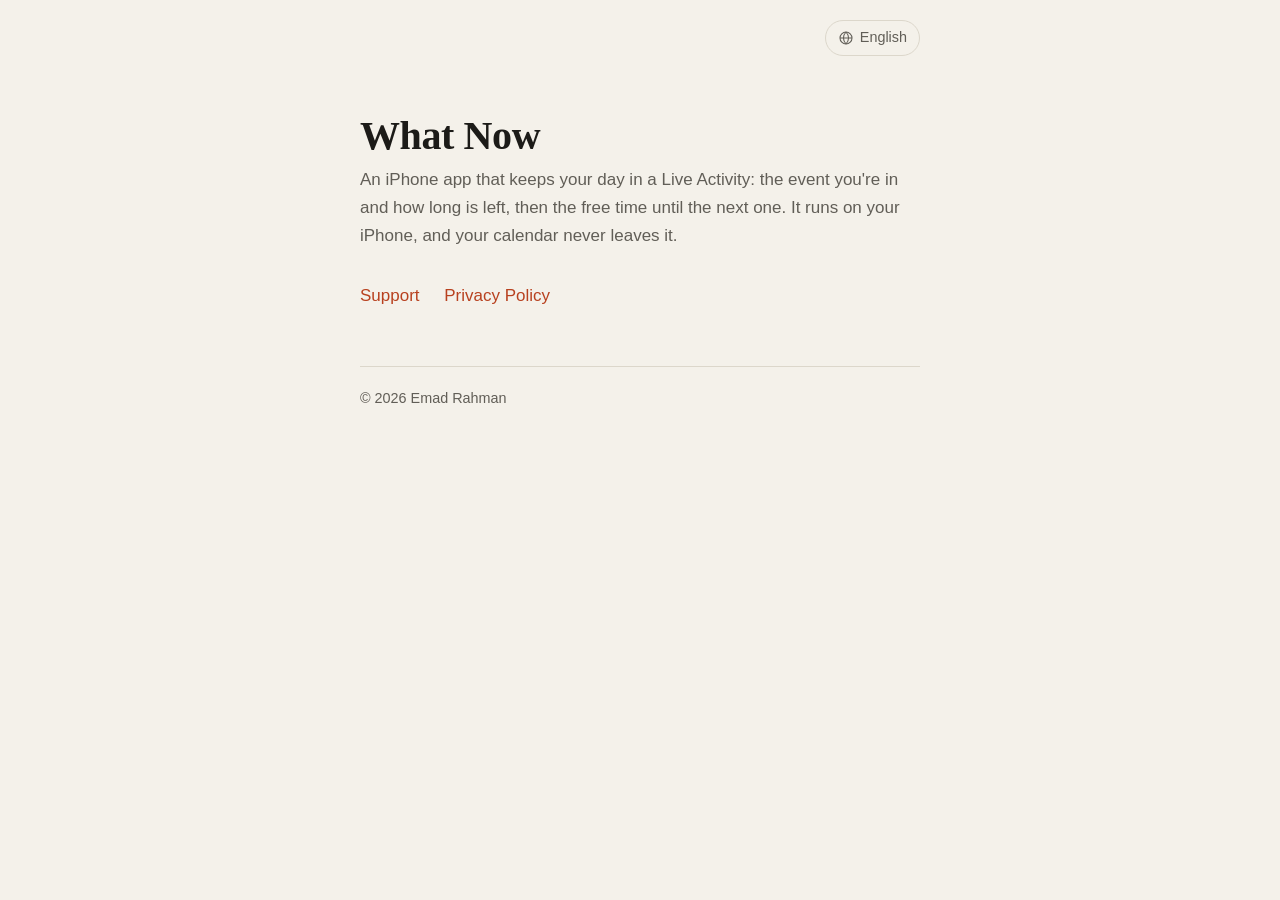
<file: index.html>
<!doctype html>
<html lang="en" data-autolang>
<head>
<meta charset="utf-8">
<meta name="viewport" content="width=device-width, initial-scale=1">
<title>What Now</title>
<link rel="stylesheet" href="style.css">
<link rel="alternate" hreflang="en" href="https://emadrahman.github.io/whatnow-site/">
<link rel="alternate" hreflang="de" href="https://emadrahman.github.io/whatnow-site/de/">
<link rel="alternate" hreflang="ja" href="https://emadrahman.github.io/whatnow-site/ja/">
<link rel="alternate" hreflang="x-default" href="https://emadrahman.github.io/whatnow-site/">
<script src="lang.js"></script>
</head>
<body class="home">
<main>

<div class="topbar">
  <details class="lang">
    <summary aria-label="Language: English"><svg viewBox="0 0 24 24" fill="none" stroke="currentColor" stroke-width="1.6" aria-hidden="true"><circle cx="12" cy="12" r="9"/><path d="M3 12h18M12 3c2.5 2.6 3.8 5.6 3.8 9s-1.3 6.4-3.8 9M12 3c-2.5 2.6-3.8 5.6-3.8 9s1.3 6.4 3.8 9"/></svg><span>English</span></summary>
    <ul>
      <li><a href="index.html" hreflang="en" lang="en" data-lang="en" aria-current="page">English</a></li>
      <li><a href="de/index.html" hreflang="de" lang="de" data-lang="de">Deutsch</a></li>
      <li><a href="ja/index.html" hreflang="ja" lang="ja" data-lang="ja">日本語</a></li>
    </ul>
  </details>
</div>

<h1>What Now</h1>
<p>An iPhone app that keeps your day in a Live Activity: the event you're in and how long is left, then the free time until the next one. It runs on your iPhone, and your calendar never leaves it.</p>

<nav>
  <a href="./support.html">Support</a>
  <a href="./privacy.html">Privacy Policy</a>
</nav>

<footer>
  <p>© 2026 Emad Rahman</p>
</footer>

</main>
</body>
</html>
</file>
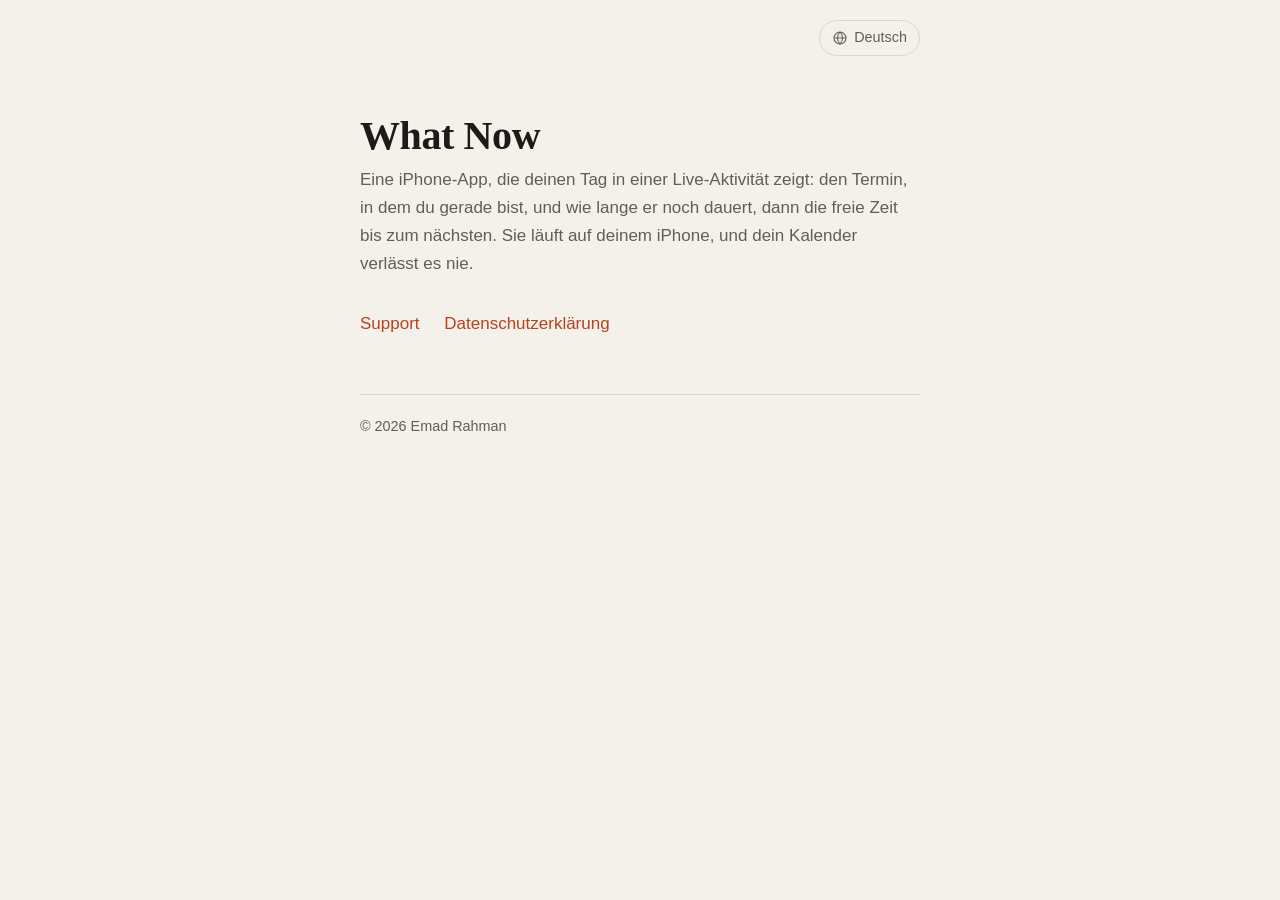
<file: de/index.html>
<!doctype html>
<html lang="de">
<head>
<meta charset="utf-8">
<meta name="viewport" content="width=device-width, initial-scale=1">
<title>What Now</title>
<link rel="stylesheet" href="../style.css">
<link rel="alternate" hreflang="en" href="https://emadrahman.github.io/whatnow-site/">
<link rel="alternate" hreflang="de" href="https://emadrahman.github.io/whatnow-site/de/">
<link rel="alternate" hreflang="ja" href="https://emadrahman.github.io/whatnow-site/ja/">
<link rel="alternate" hreflang="x-default" href="https://emadrahman.github.io/whatnow-site/">
<script src="../lang.js"></script>
</head>
<body class="home">
<main>

<div class="topbar">
  <details class="lang">
    <summary aria-label="Sprache: Deutsch"><svg viewBox="0 0 24 24" fill="none" stroke="currentColor" stroke-width="1.6" aria-hidden="true"><circle cx="12" cy="12" r="9"/><path d="M3 12h18M12 3c2.5 2.6 3.8 5.6 3.8 9s-1.3 6.4-3.8 9M12 3c-2.5 2.6-3.8 5.6-3.8 9s1.3 6.4 3.8 9"/></svg><span>Deutsch</span></summary>
    <ul>
      <li><a href="../index.html" hreflang="en" lang="en" data-lang="en">English</a></li>
      <li><a href="../de/index.html" hreflang="de" lang="de" data-lang="de" aria-current="page">Deutsch</a></li>
      <li><a href="../ja/index.html" hreflang="ja" lang="ja" data-lang="ja">日本語</a></li>
    </ul>
  </details>
</div>

<h1>What Now</h1>
<p>Eine iPhone-App, die deinen Tag in einer Live-Aktivität zeigt: den Termin, in dem du gerade bist, und wie lange er noch dauert, dann die freie Zeit bis zum nächsten. Sie läuft auf deinem iPhone, und dein Kalender verlässt es nie.</p>

<nav>
  <a href="./support.html">Support</a>
  <a href="./privacy.html">Datenschutzerklärung</a>
</nav>

<footer>
  <p>© 2026 Emad Rahman</p>
</footer>

</main>
</body>
</html>
</file>
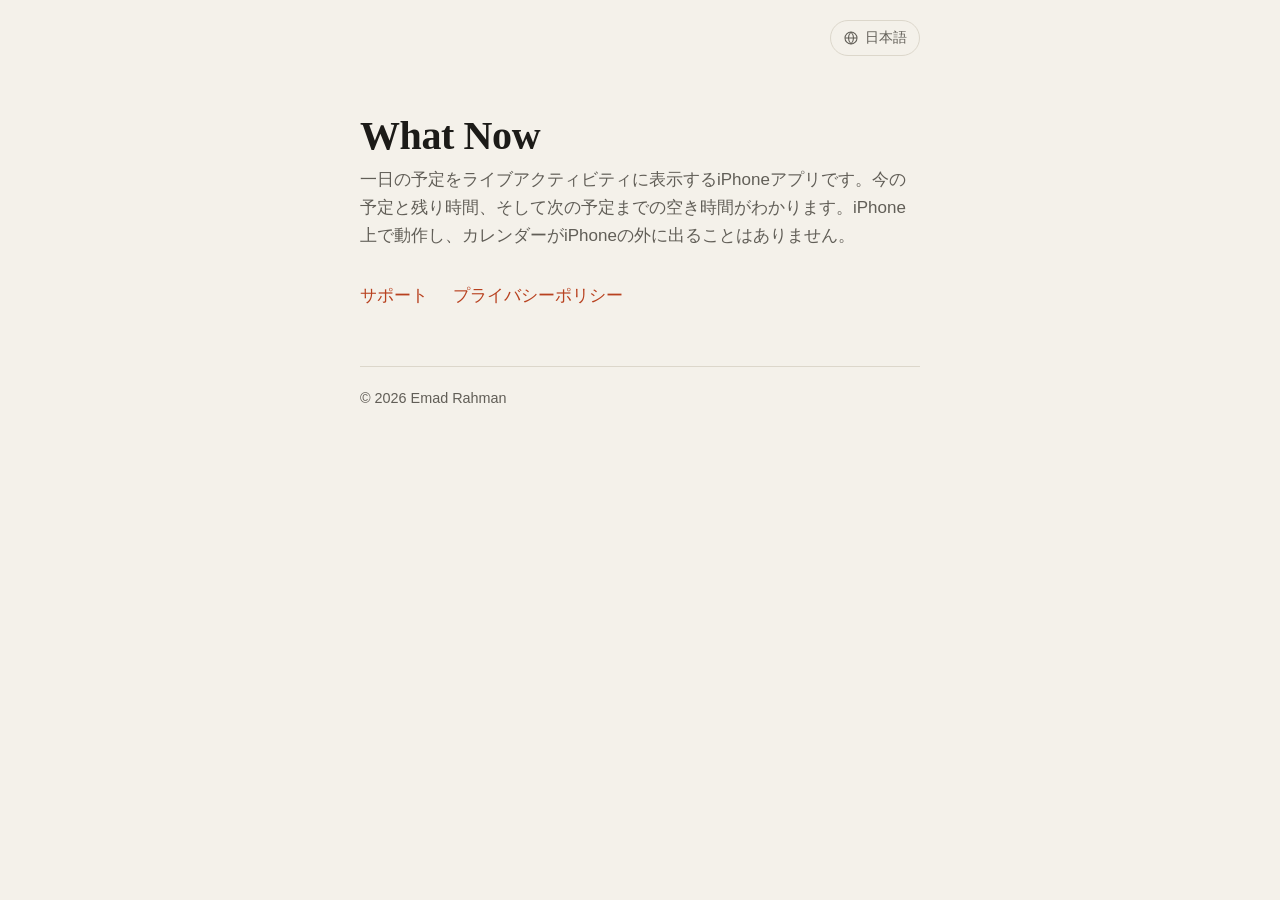
<file: ja/index.html>
<!doctype html>
<html lang="ja">
<head>
<meta charset="utf-8">
<meta name="viewport" content="width=device-width, initial-scale=1">
<title>What Now</title>
<link rel="stylesheet" href="../style.css">
<link rel="alternate" hreflang="en" href="https://emadrahman.github.io/whatnow-site/">
<link rel="alternate" hreflang="de" href="https://emadrahman.github.io/whatnow-site/de/">
<link rel="alternate" hreflang="ja" href="https://emadrahman.github.io/whatnow-site/ja/">
<link rel="alternate" hreflang="x-default" href="https://emadrahman.github.io/whatnow-site/">
<script src="../lang.js"></script>
</head>
<body class="home">
<main>

<div class="topbar">
  <details class="lang">
    <summary aria-label="言語: 日本語"><svg viewBox="0 0 24 24" fill="none" stroke="currentColor" stroke-width="1.6" aria-hidden="true"><circle cx="12" cy="12" r="9"/><path d="M3 12h18M12 3c2.5 2.6 3.8 5.6 3.8 9s-1.3 6.4-3.8 9M12 3c-2.5 2.6-3.8 5.6-3.8 9s1.3 6.4 3.8 9"/></svg><span>日本語</span></summary>
    <ul>
      <li><a href="../index.html" hreflang="en" lang="en" data-lang="en">English</a></li>
      <li><a href="../de/index.html" hreflang="de" lang="de" data-lang="de">Deutsch</a></li>
      <li><a href="../ja/index.html" hreflang="ja" lang="ja" data-lang="ja" aria-current="page">日本語</a></li>
    </ul>
  </details>
</div>

<h1>What Now</h1>
<p>一日の予定をライブアクティビティに表示するiPhoneアプリです。今の予定と残り時間、そして次の予定までの空き時間がわかります。iPhone上で動作し、カレンダーがiPhoneの外に出ることはありません。</p>

<nav>
  <a href="./support.html">サポート</a>
  <a href="./privacy.html">プライバシーポリシー</a>
</nav>

<footer>
  <p>© 2026 Emad Rahman</p>
</footer>

</main>
</body>
</html>
</file>
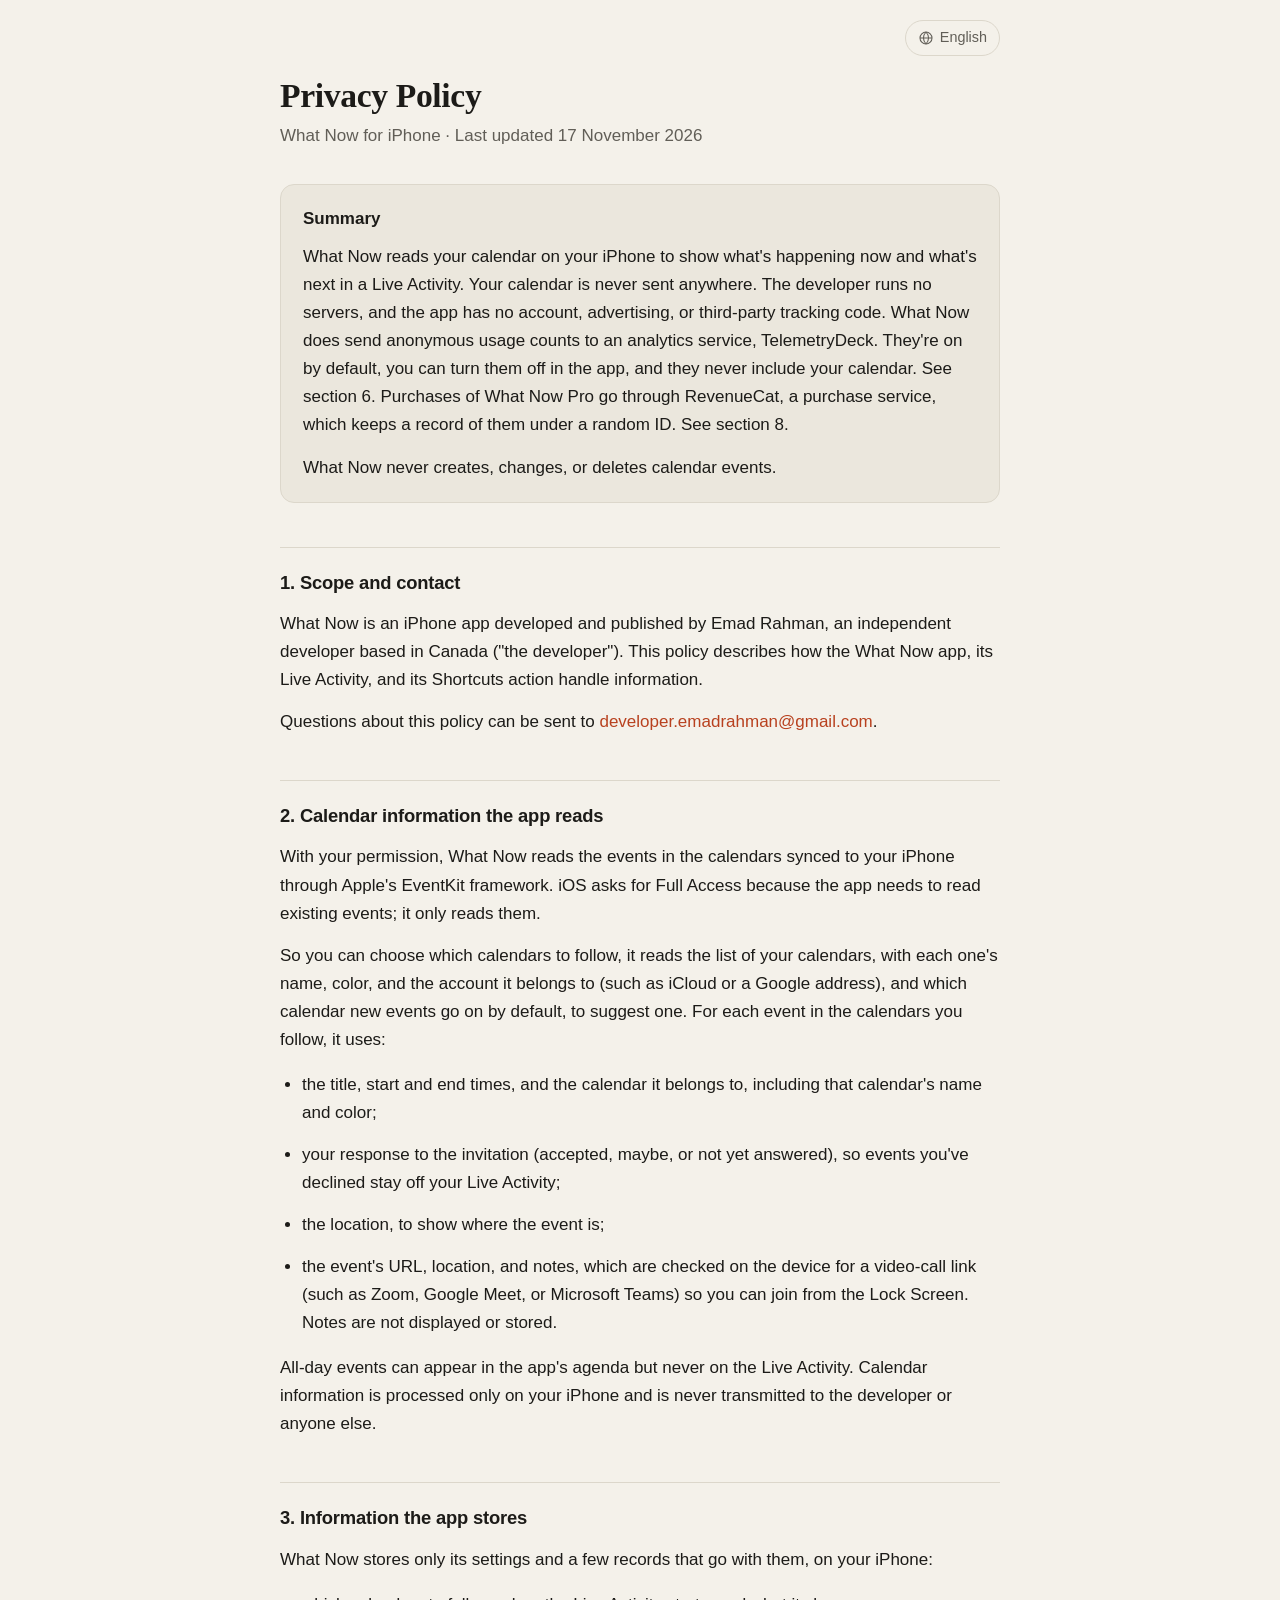
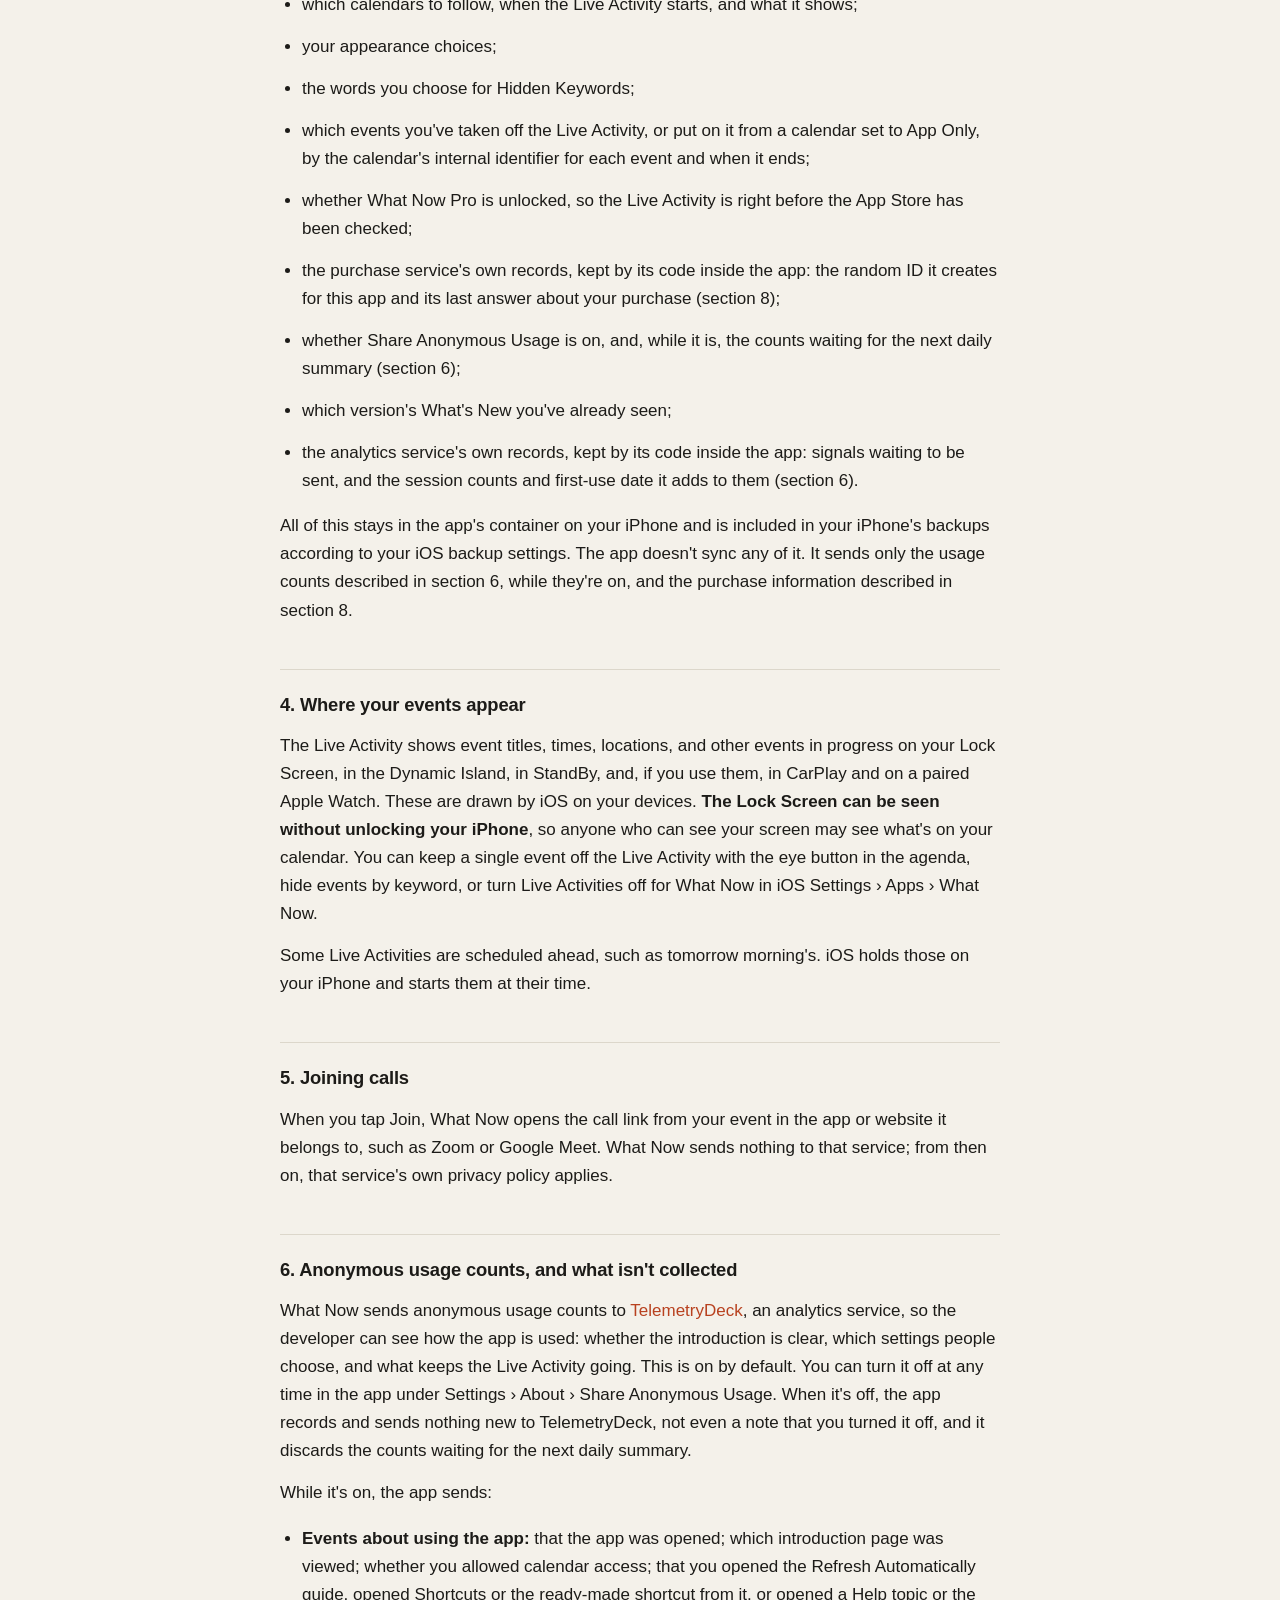
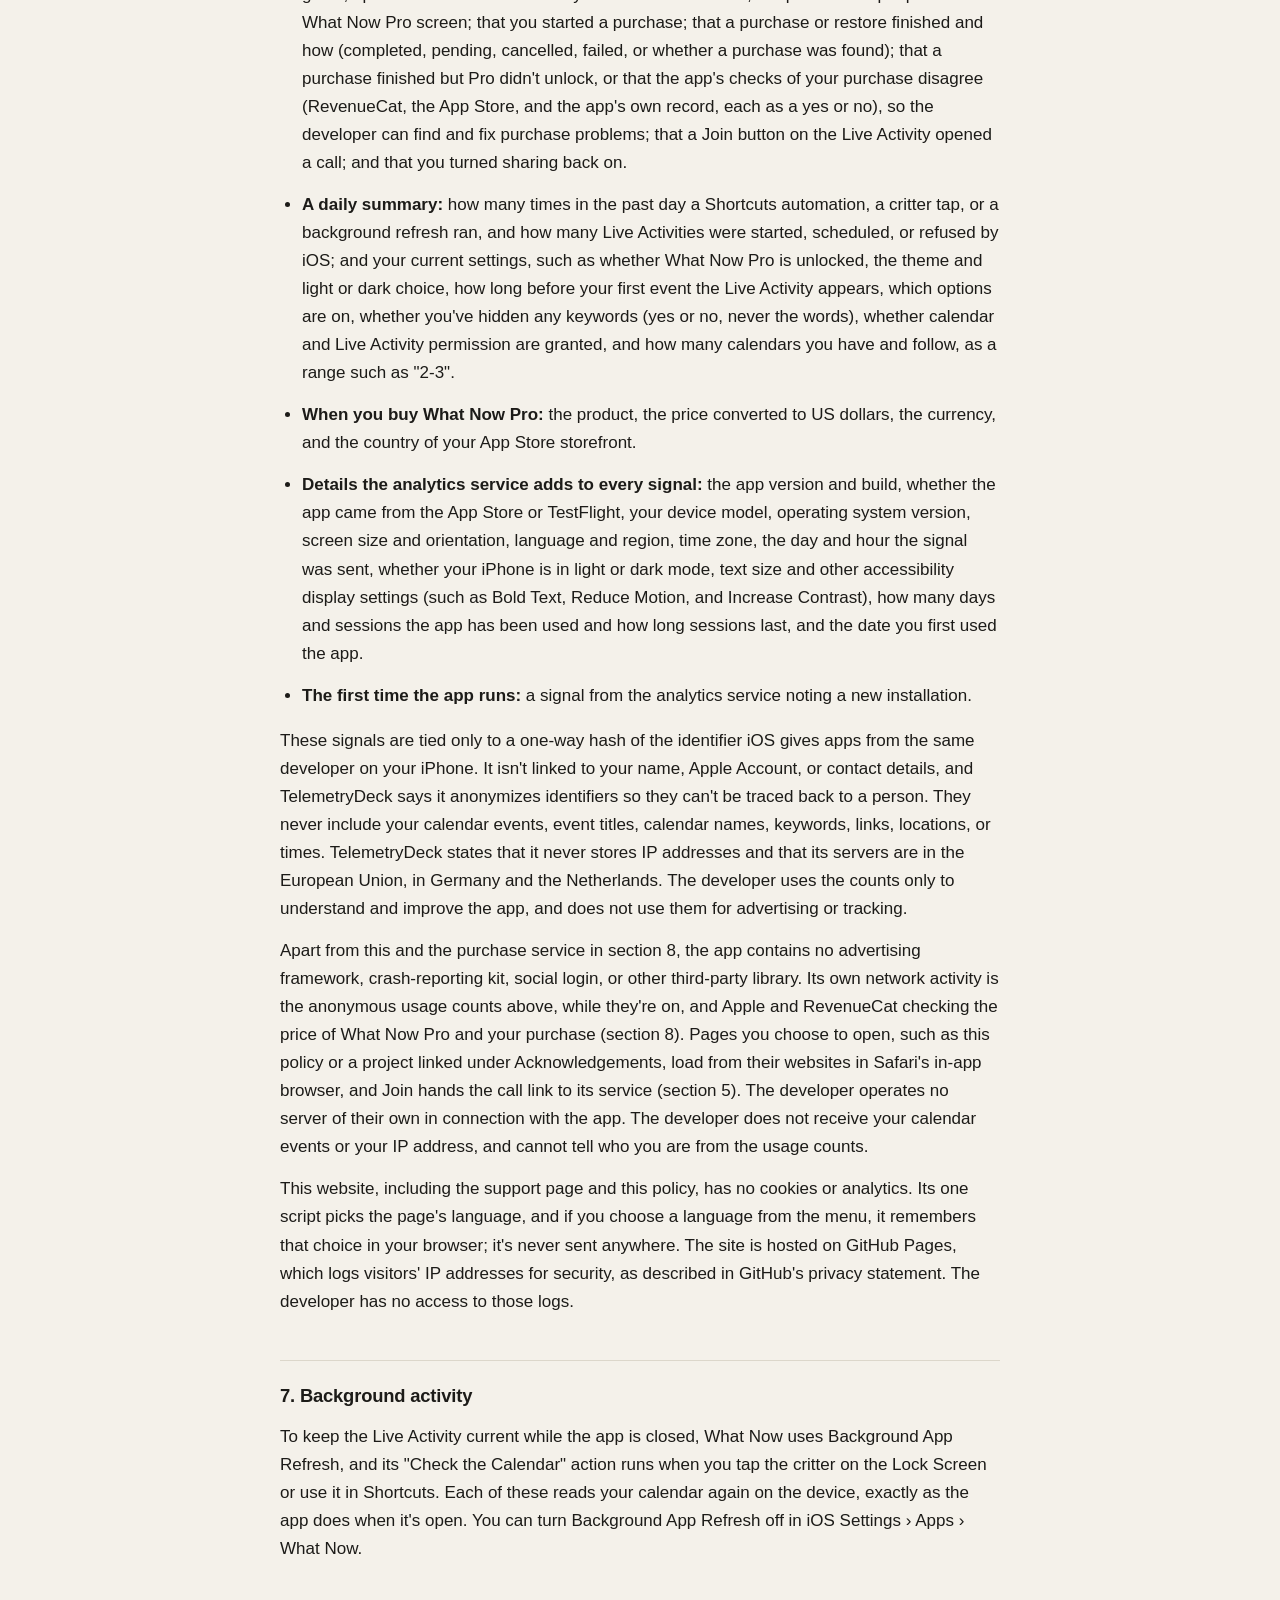
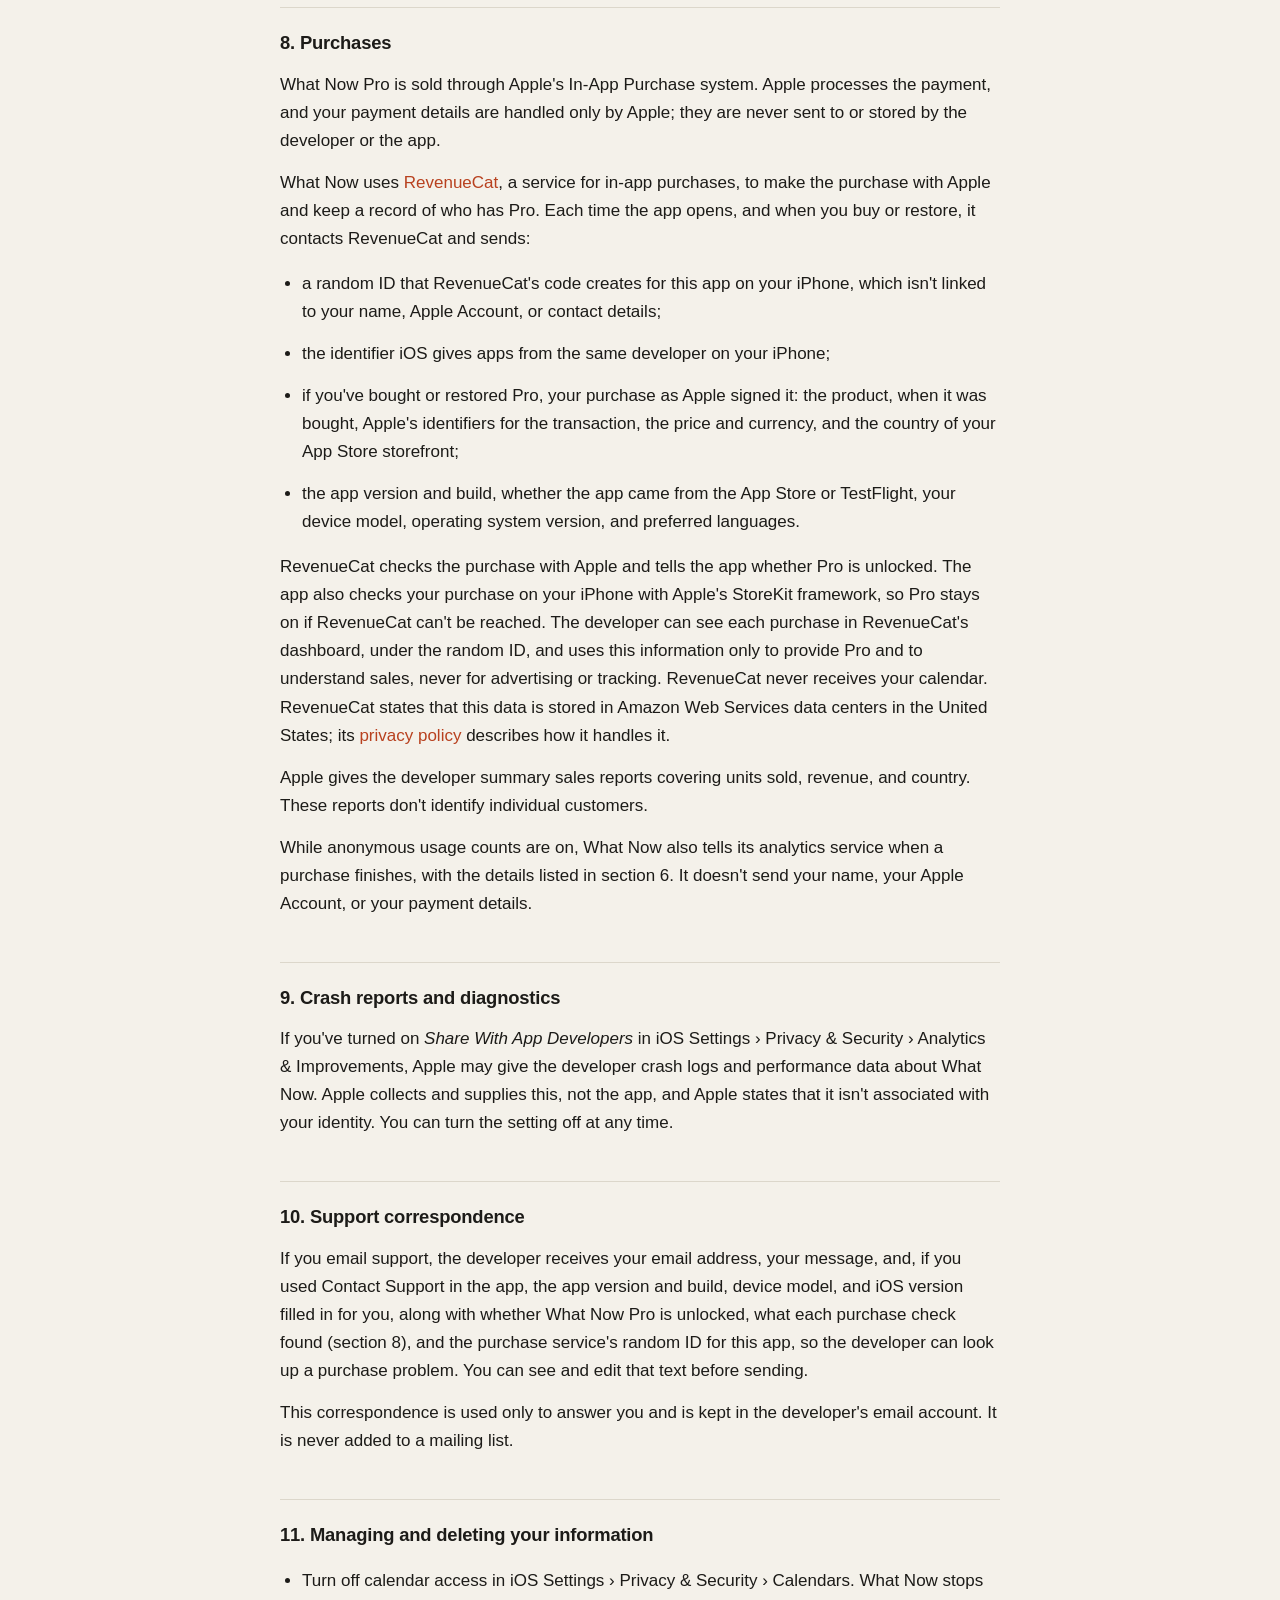
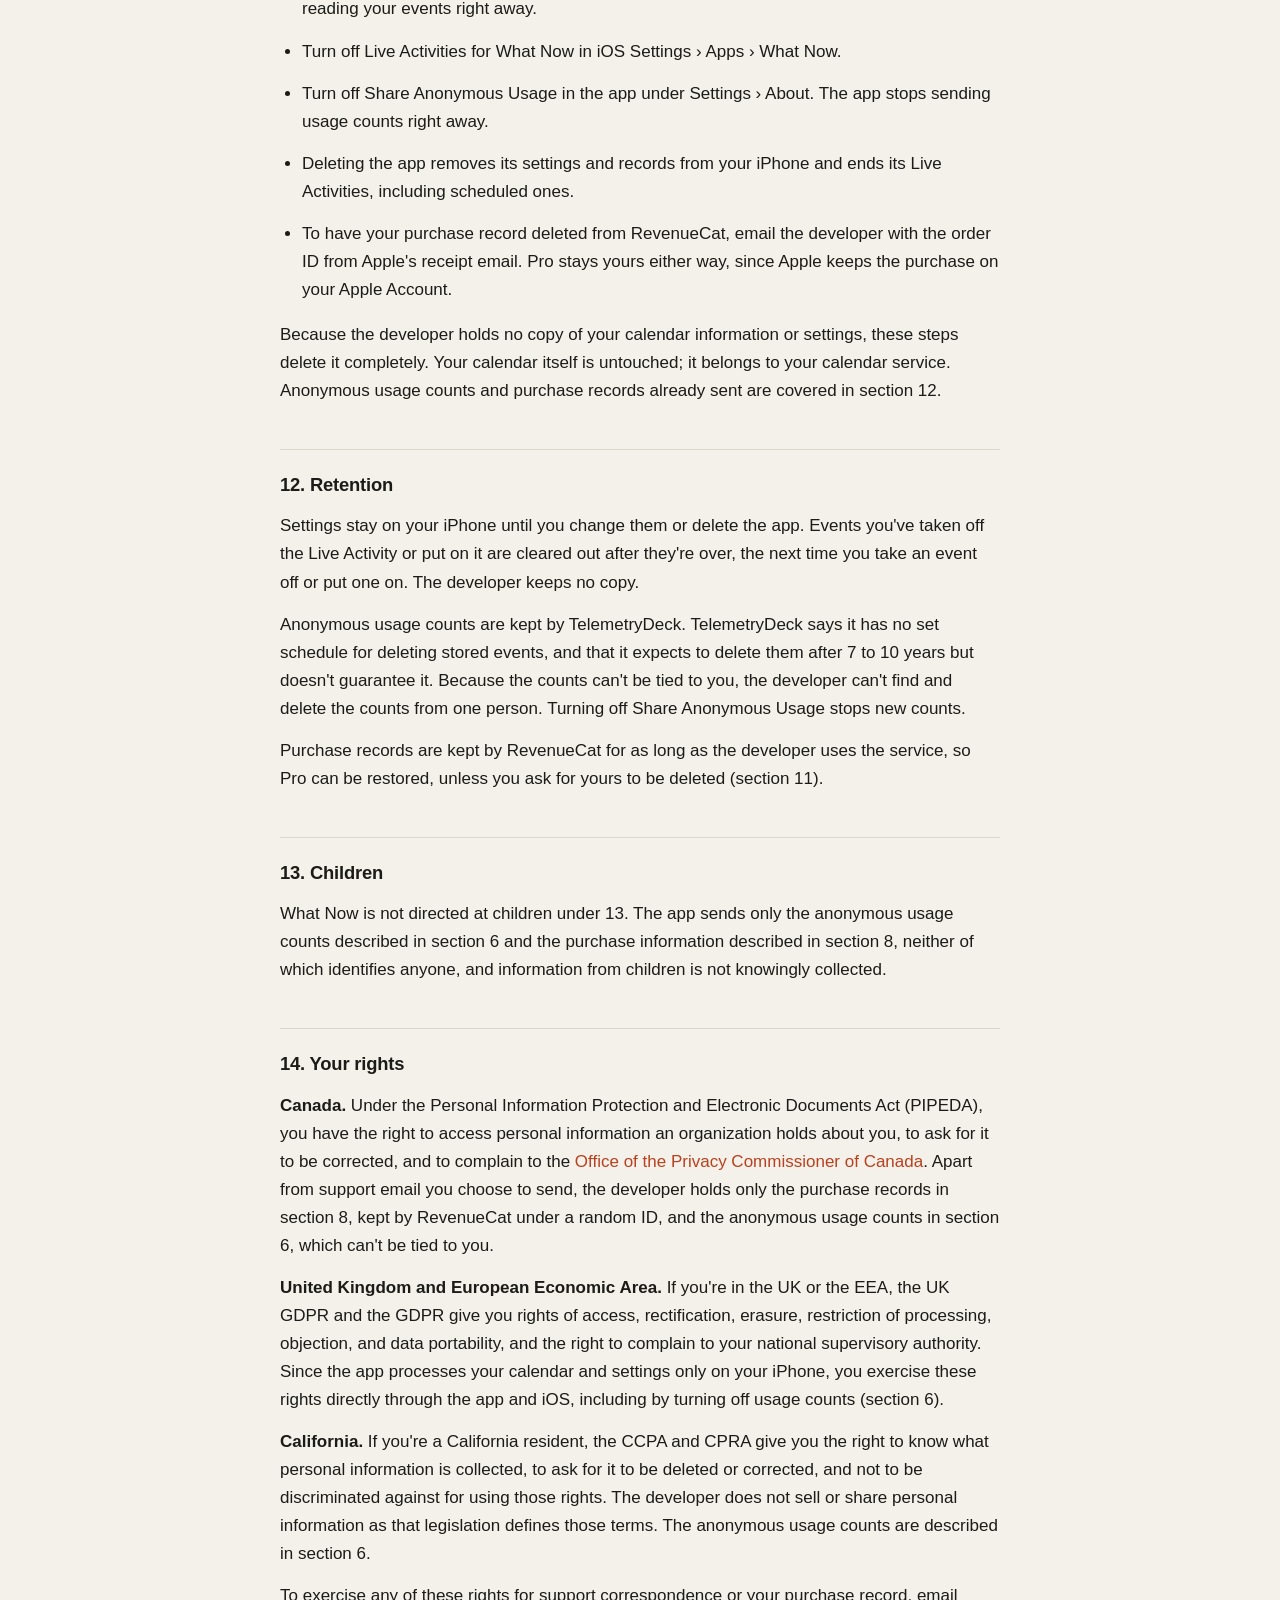
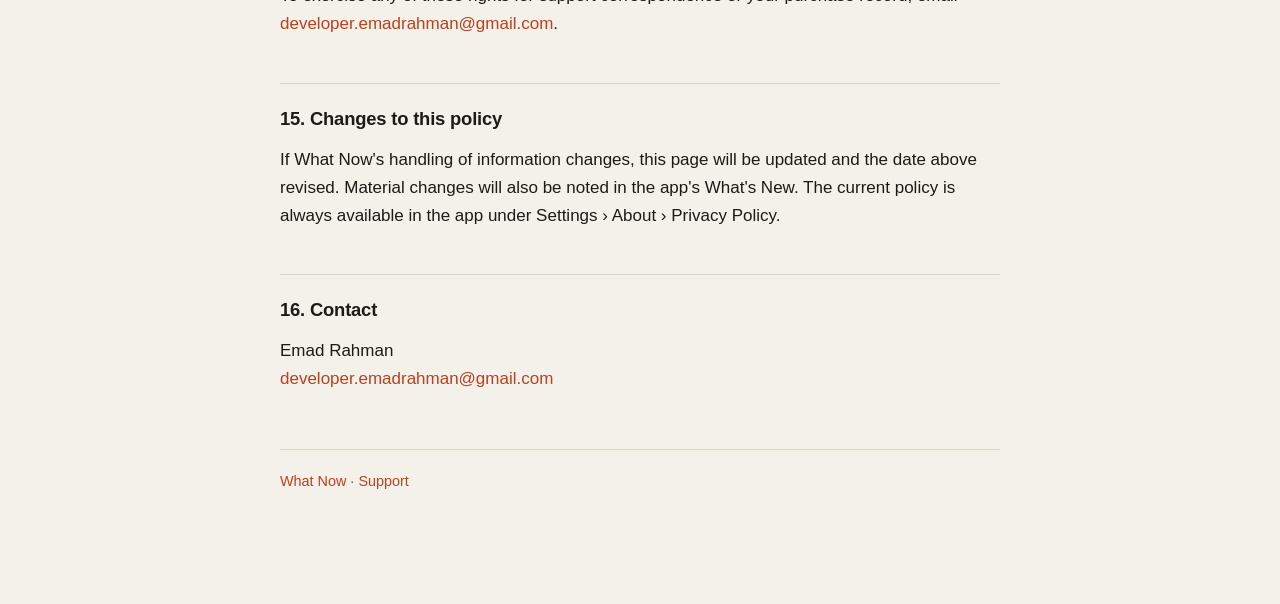
<file: privacy.html>
<!doctype html>
<html lang="en" data-autolang>
<head>
<meta charset="utf-8">
<meta name="viewport" content="width=device-width, initial-scale=1">
<title>Privacy Policy — What Now</title>
<link rel="stylesheet" href="style.css">
<link rel="alternate" hreflang="en" href="https://emadrahman.github.io/whatnow-site/privacy.html">
<link rel="alternate" hreflang="de" href="https://emadrahman.github.io/whatnow-site/de/privacy.html">
<link rel="alternate" hreflang="ja" href="https://emadrahman.github.io/whatnow-site/ja/privacy.html">
<link rel="alternate" hreflang="x-default" href="https://emadrahman.github.io/whatnow-site/privacy.html">
<script src="lang.js"></script>
</head>
<body>
<main>

<div class="topbar">
  <details class="lang">
    <summary aria-label="Language: English"><svg viewBox="0 0 24 24" fill="none" stroke="currentColor" stroke-width="1.6" aria-hidden="true"><circle cx="12" cy="12" r="9"/><path d="M3 12h18M12 3c2.5 2.6 3.8 5.6 3.8 9s-1.3 6.4-3.8 9M12 3c-2.5 2.6-3.8 5.6-3.8 9s1.3 6.4 3.8 9"/></svg><span>English</span></summary>
    <ul>
      <li><a href="privacy.html" hreflang="en" lang="en" data-lang="en" aria-current="page">English</a></li>
      <li><a href="de/privacy.html" hreflang="de" lang="de" data-lang="de">Deutsch</a></li>
      <li><a href="ja/privacy.html" hreflang="ja" lang="ja" data-lang="ja">日本語</a></li>
    </ul>
  </details>
</div>

<h1>Privacy Policy</h1>
<p class="updated">What Now for iPhone · Last updated 17 November 2026</p>

<div class="box">
  <strong>Summary</strong>
  <p>What Now reads your calendar on your iPhone to show what's happening now and what's next in a Live Activity. Your calendar is never sent anywhere. The developer runs no servers, and the app has no account, advertising, or third-party tracking code. What Now does send anonymous usage counts to an analytics service, TelemetryDeck. They're on by default, you can turn them off in the app, and they never include your calendar. See section 6. Purchases of What Now Pro go through RevenueCat, a purchase service, which keeps a record of them under a random ID. See section 8.</p>
  <p>What Now never creates, changes, or deletes calendar events.</p>
</div>

<h2>1. Scope and contact</h2>
<p>What Now is an iPhone app developed and published by Emad Rahman, an independent developer based in Canada ("the developer"). This policy describes how the What Now app, its Live Activity, and its Shortcuts action handle information.</p>
<p>Questions about this policy can be sent to <a href="mailto:developer.emadrahman@gmail.com">developer.emadrahman@gmail.com</a>.</p>

<h2>2. Calendar information the app reads</h2>
<p>With your permission, What Now reads the events in the calendars synced to your iPhone through Apple's EventKit framework. iOS asks for Full Access because the app needs to read existing events; it only reads them.</p>
<p>So you can choose which calendars to follow, it reads the list of your calendars, with each one's name, color, and the account it belongs to (such as iCloud or a Google address), and which calendar new events go on by default, to suggest one. For each event in the calendars you follow, it uses:</p>
<ul>
  <li>the title, start and end times, and the calendar it belongs to, including that calendar's name and color;</li>
  <li>your response to the invitation (accepted, maybe, or not yet answered), so events you've declined stay off your Live Activity;</li>
  <li>the location, to show where the event is;</li>
  <li>the event's URL, location, and notes, which are checked on the device for a video-call link (such as Zoom, Google Meet, or Microsoft Teams) so you can join from the Lock Screen. Notes are not displayed or stored.</li>
</ul>
<p>All-day events can appear in the app's agenda but never on the Live Activity. Calendar information is processed only on your iPhone and is never transmitted to the developer or anyone else.</p>

<h2>3. Information the app stores</h2>
<p>What Now stores only its settings and a few records that go with them, on your iPhone:</p>
<ul>
  <li>which calendars to follow, when the Live Activity starts, and what it shows;</li>
  <li>your appearance choices;</li>
  <li>the words you choose for Hidden Keywords;</li>
  <li>which events you've taken off the Live Activity, or put on it from a calendar set to App Only, by the calendar's internal identifier for each event and when it ends;</li>
  <li>whether What Now Pro is unlocked, so the Live Activity is right before the App Store has been checked;</li>
  <li>the purchase service's own records, kept by its code inside the app: the random ID it creates for this app and its last answer about your purchase (section 8);</li>
  <li>whether Share Anonymous Usage is on, and, while it is, the counts waiting for the next daily summary (section 6);</li>
  <li>which version's What's New you've already seen;</li>
  <li>the analytics service's own records, kept by its code inside the app: signals waiting to be sent, and the session counts and first-use date it adds to them (section 6).</li>
</ul>
<p>All of this stays in the app's container on your iPhone and is included in your iPhone's backups according to your iOS backup settings. The app doesn't sync any of it. It sends only the usage counts described in section 6, while they're on, and the purchase information described in section 8.</p>

<h2>4. Where your events appear</h2>
<p>The Live Activity shows event titles, times, locations, and other events in progress on your Lock Screen, in the Dynamic Island, in StandBy, and, if you use them, in CarPlay and on a paired Apple Watch. These are drawn by iOS on your devices. <strong>The Lock Screen can be seen without unlocking your iPhone</strong>, so anyone who can see your screen may see what's on your calendar. You can keep a single event off the Live Activity with the eye button in the agenda, hide events by keyword, or turn Live Activities off for What Now in iOS Settings › Apps › What Now.</p>
<p>Some Live Activities are scheduled ahead, such as tomorrow morning's. iOS holds those on your iPhone and starts them at their time.</p>

<h2>5. Joining calls</h2>
<p>When you tap Join, What Now opens the call link from your event in the app or website it belongs to, such as Zoom or Google Meet. What Now sends nothing to that service; from then on, that service's own privacy policy applies.</p>

<h2>6. Anonymous usage counts, and what isn't collected</h2>
<p>What Now sends anonymous usage counts to <a href="https://telemetrydeck.com">TelemetryDeck</a>, an analytics service, so the developer can see how the app is used: whether the introduction is clear, which settings people choose, and what keeps the Live Activity going. This is on by default. You can turn it off at any time in the app under Settings › About › Share Anonymous Usage. When it's off, the app records and sends nothing new to TelemetryDeck, not even a note that you turned it off, and it discards the counts waiting for the next daily summary.</p>
<p>While it's on, the app sends:</p>
<ul>
  <li><strong>Events about using the app:</strong> that the app was opened; which introduction page was viewed; whether you allowed calendar access; that you opened the Refresh Automatically guide, opened Shortcuts or the ready-made shortcut from it, or opened a Help topic or the What Now Pro screen; that you started a purchase; that a purchase or restore finished and how (completed, pending, cancelled, failed, or whether a purchase was found); that a purchase finished but Pro didn't unlock, or that the app's checks of your purchase disagree (RevenueCat, the App Store, and the app's own record, each as a yes or no), so the developer can find and fix purchase problems; that a Join button on the Live Activity opened a call; and that you turned sharing back on.</li>
  <li><strong>A daily summary:</strong> how many times in the past day a Shortcuts automation, a critter tap, or a background refresh ran, and how many Live Activities were started, scheduled, or refused by iOS; and your current settings, such as whether What Now Pro is unlocked, the theme and light or dark choice, how long before your first event the Live Activity appears, which options are on, whether you've hidden any keywords (yes or no, never the words), whether calendar and Live Activity permission are granted, and how many calendars you have and follow, as a range such as "2-3".</li>
  <li><strong>When you buy What Now Pro:</strong> the product, the price converted to US dollars, the currency, and the country of your App Store storefront.</li>
  <li><strong>Details the analytics service adds to every signal:</strong> the app version and build, whether the app came from the App Store or TestFlight, your device model, operating system version, screen size and orientation, language and region, time zone, the day and hour the signal was sent, whether your iPhone is in light or dark mode, text size and other accessibility display settings (such as Bold Text, Reduce Motion, and Increase Contrast), how many days and sessions the app has been used and how long sessions last, and the date you first used the app.</li>
  <li><strong>The first time the app runs:</strong> a signal from the analytics service noting a new installation.</li>
</ul>
<p>These signals are tied only to a one-way hash of the identifier iOS gives apps from the same developer on your iPhone. It isn't linked to your name, Apple Account, or contact details, and TelemetryDeck says it anonymizes identifiers so they can't be traced back to a person. They never include your calendar events, event titles, calendar names, keywords, links, locations, or times. TelemetryDeck states that it never stores IP addresses and that its servers are in the European Union, in Germany and the Netherlands. The developer uses the counts only to understand and improve the app, and does not use them for advertising or tracking.</p>
<p>Apart from this and the purchase service in section 8, the app contains no advertising framework, crash-reporting kit, social login, or other third-party library. Its own network activity is the anonymous usage counts above, while they're on, and Apple and RevenueCat checking the price of What Now Pro and your purchase (section 8). Pages you choose to open, such as this policy or a project linked under Acknowledgements, load from their websites in Safari's in-app browser, and Join hands the call link to its service (section 5). The developer operates no server of their own in connection with the app. The developer does not receive your calendar events or your IP address, and cannot tell who you are from the usage counts.</p>
<p>This website, including the support page and this policy, has no cookies or analytics. Its one script picks the page's language, and if you choose a language from the menu, it remembers that choice in your browser; it's never sent anywhere. The site is hosted on GitHub Pages, which logs visitors' IP addresses for security, as described in GitHub's privacy statement. The developer has no access to those logs.</p>

<h2>7. Background activity</h2>
<p>To keep the Live Activity current while the app is closed, What Now uses Background App Refresh, and its "Check the Calendar" action runs when you tap the critter on the Lock Screen or use it in Shortcuts. Each of these reads your calendar again on the device, exactly as the app does when it's open. You can turn Background App Refresh off in iOS Settings › Apps › What Now.</p>

<h2>8. Purchases</h2>
<p>What Now Pro is sold through Apple's In-App Purchase system. Apple processes the payment, and your payment details are handled only by Apple; they are never sent to or stored by the developer or the app.</p>
<p>What Now uses <a href="https://www.revenuecat.com">RevenueCat</a>, a service for in-app purchases, to make the purchase with Apple and keep a record of who has Pro. Each time the app opens, and when you buy or restore, it contacts RevenueCat and sends:</p>
<ul>
  <li>a random ID that RevenueCat's code creates for this app on your iPhone, which isn't linked to your name, Apple Account, or contact details;</li>
  <li>the identifier iOS gives apps from the same developer on your iPhone;</li>
  <li>if you've bought or restored Pro, your purchase as Apple signed it: the product, when it was bought, Apple's identifiers for the transaction, the price and currency, and the country of your App Store storefront;</li>
  <li>the app version and build, whether the app came from the App Store or TestFlight, your device model, operating system version, and preferred languages.</li>
</ul>
<p>RevenueCat checks the purchase with Apple and tells the app whether Pro is unlocked. The app also checks your purchase on your iPhone with Apple's StoreKit framework, so Pro stays on if RevenueCat can't be reached. The developer can see each purchase in RevenueCat's dashboard, under the random ID, and uses this information only to provide Pro and to understand sales, never for advertising or tracking. RevenueCat never receives your calendar. RevenueCat states that this data is stored in Amazon Web Services data centers in the United States; its <a href="https://www.revenuecat.com/privacy">privacy policy</a> describes how it handles it.</p>
<p>Apple gives the developer summary sales reports covering units sold, revenue, and country. These reports don't identify individual customers.</p>
<p>While anonymous usage counts are on, What Now also tells its analytics service when a purchase finishes, with the details listed in section 6. It doesn't send your name, your Apple Account, or your payment details.</p>

<h2>9. Crash reports and diagnostics</h2>
<p>If you've turned on <em>Share With App Developers</em> in iOS Settings › Privacy &amp; Security › Analytics &amp; Improvements, Apple may give the developer crash logs and performance data about What Now. Apple collects and supplies this, not the app, and Apple states that it isn't associated with your identity. You can turn the setting off at any time.</p>

<h2>10. Support correspondence</h2>
<p>If you email support, the developer receives your email address, your message, and, if you used Contact Support in the app, the app version and build, device model, and iOS version filled in for you, along with whether What Now Pro is unlocked, what each purchase check found (section 8), and the purchase service's random ID for this app, so the developer can look up a purchase problem. You can see and edit that text before sending.</p>
<p>This correspondence is used only to answer you and is kept in the developer's email account. It is never added to a mailing list.</p>

<h2>11. Managing and deleting your information</h2>
<ul>
  <li>Turn off calendar access in iOS Settings › Privacy &amp; Security › Calendars. What Now stops reading your events right away.</li>
  <li>Turn off Live Activities for What Now in iOS Settings › Apps › What Now.</li>
  <li>Turn off Share Anonymous Usage in the app under Settings › About. The app stops sending usage counts right away.</li>
  <li>Deleting the app removes its settings and records from your iPhone and ends its Live Activities, including scheduled ones.</li>
  <li>To have your purchase record deleted from RevenueCat, email the developer with the order ID from Apple's receipt email. Pro stays yours either way, since Apple keeps the purchase on your Apple Account.</li>
</ul>
<p>Because the developer holds no copy of your calendar information or settings, these steps delete it completely. Your calendar itself is untouched; it belongs to your calendar service. Anonymous usage counts and purchase records already sent are covered in section 12.</p>

<h2>12. Retention</h2>
<p>Settings stay on your iPhone until you change them or delete the app. Events you've taken off the Live Activity or put on it are cleared out after they're over, the next time you take an event off or put one on. The developer keeps no copy.</p>
<p>Anonymous usage counts are kept by TelemetryDeck. TelemetryDeck says it has no set schedule for deleting stored events, and that it expects to delete them after 7 to 10 years but doesn't guarantee it. Because the counts can't be tied to you, the developer can't find and delete the counts from one person. Turning off Share Anonymous Usage stops new counts.</p>
<p>Purchase records are kept by RevenueCat for as long as the developer uses the service, so Pro can be restored, unless you ask for yours to be deleted (section 11).</p>

<h2>13. Children</h2>
<p>What Now is not directed at children under 13. The app sends only the anonymous usage counts described in section 6 and the purchase information described in section 8, neither of which identifies anyone, and information from children is not knowingly collected.</p>

<h2>14. Your rights</h2>
<p><strong>Canada.</strong> Under the Personal Information Protection and Electronic Documents Act (PIPEDA), you have the right to access personal information an organization holds about you, to ask for it to be corrected, and to complain to the <a href="https://www.priv.gc.ca/">Office of the Privacy Commissioner of Canada</a>. Apart from support email you choose to send, the developer holds only the purchase records in section 8, kept by RevenueCat under a random ID, and the anonymous usage counts in section 6, which can't be tied to you.</p>
<p><strong>United Kingdom and European Economic Area.</strong> If you're in the UK or the EEA, the UK GDPR and the GDPR give you rights of access, rectification, erasure, restriction of processing, objection, and data portability, and the right to complain to your national supervisory authority. Since the app processes your calendar and settings only on your iPhone, you exercise these rights directly through the app and iOS, including by turning off usage counts (section 6).</p>
<p><strong>California.</strong> If you're a California resident, the CCPA and CPRA give you the right to know what personal information is collected, to ask for it to be deleted or corrected, and not to be discriminated against for using those rights. The developer does not sell or share personal information as that legislation defines those terms. The anonymous usage counts are described in section 6.</p>
<p>To exercise any of these rights for support correspondence or your purchase record, email <a href="mailto:developer.emadrahman@gmail.com">developer.emadrahman@gmail.com</a>.</p>

<h2>15. Changes to this policy</h2>
<p>If What Now's handling of information changes, this page will be updated and the date above revised. Material changes will also be noted in the app's What's New. The current policy is always available in the app under Settings › About › Privacy Policy.</p>

<h2>16. Contact</h2>
<p>Emad Rahman<br>
<a href="mailto:developer.emadrahman@gmail.com">developer.emadrahman@gmail.com</a></p>

<footer>
  <p><a href="./index.html">What Now</a> · <a href="./support.html">Support</a></p>
</footer>

</main>
</body>
</html>
</file>
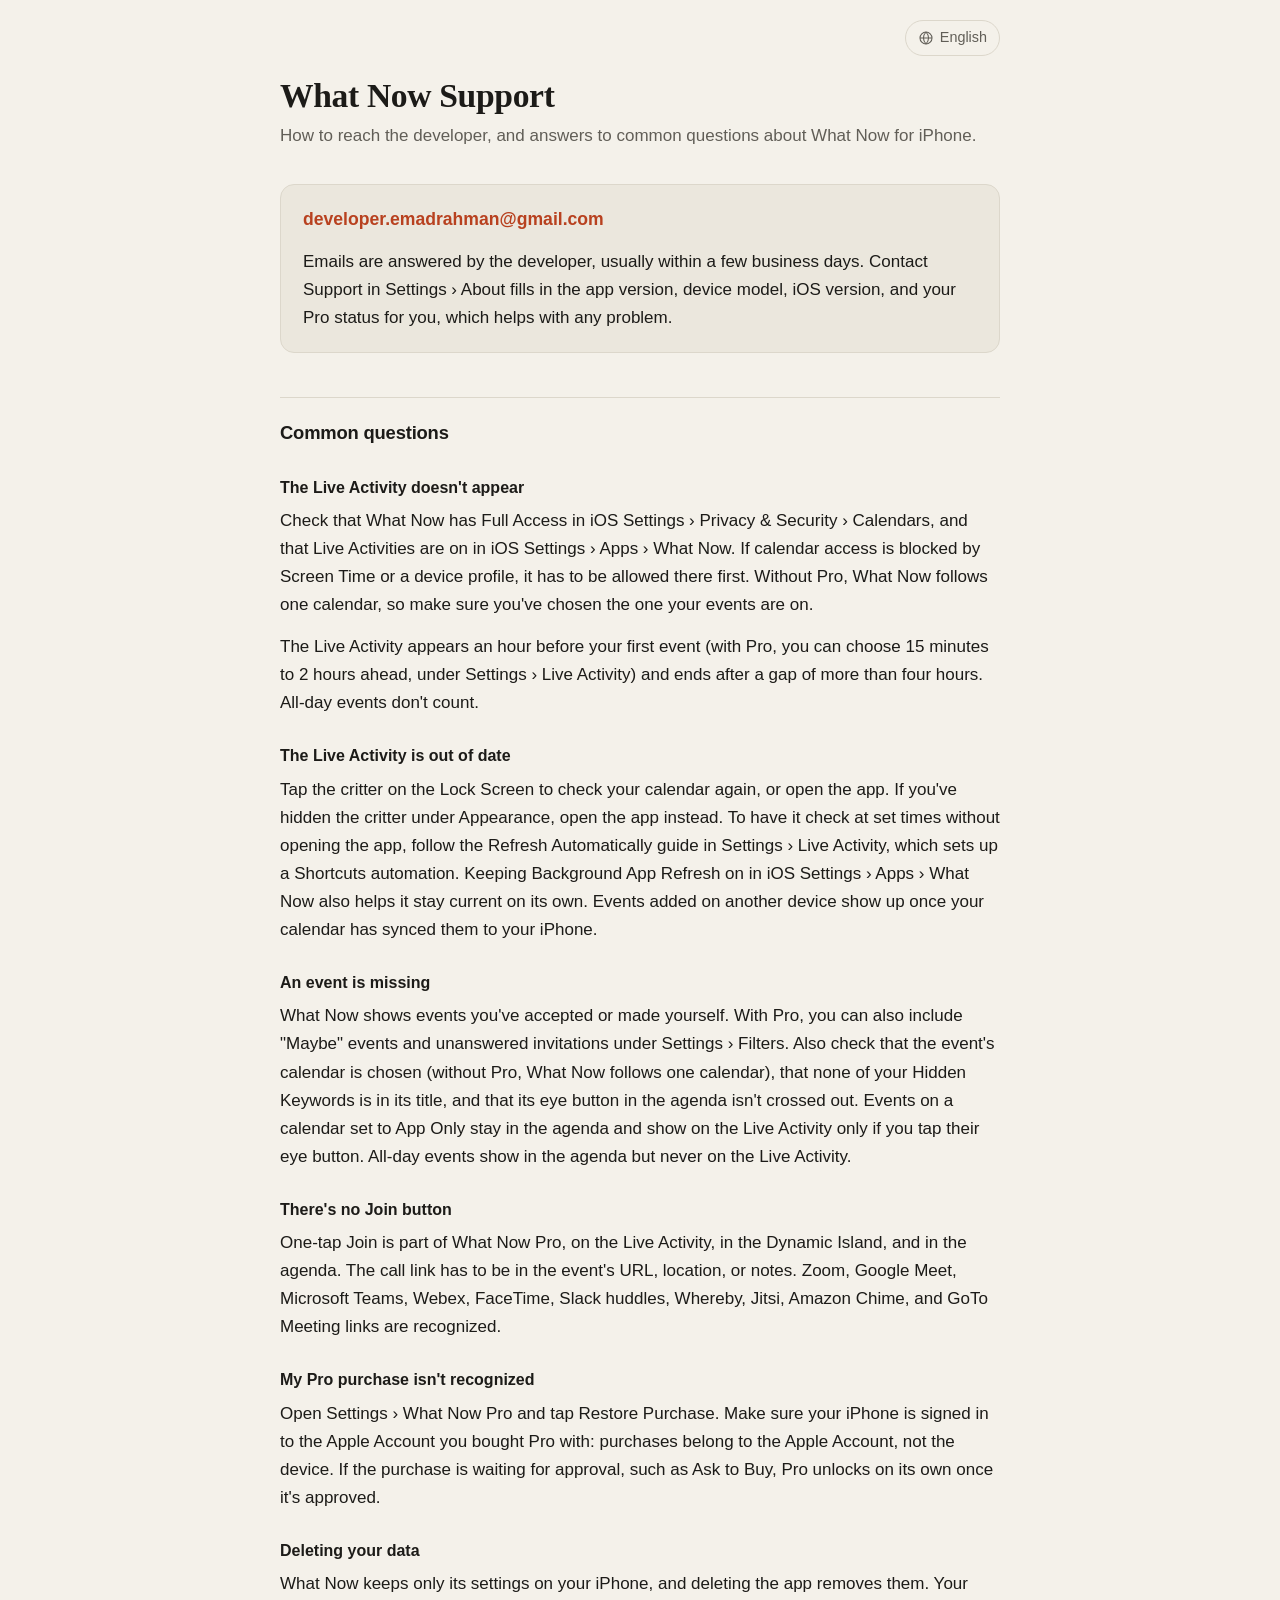
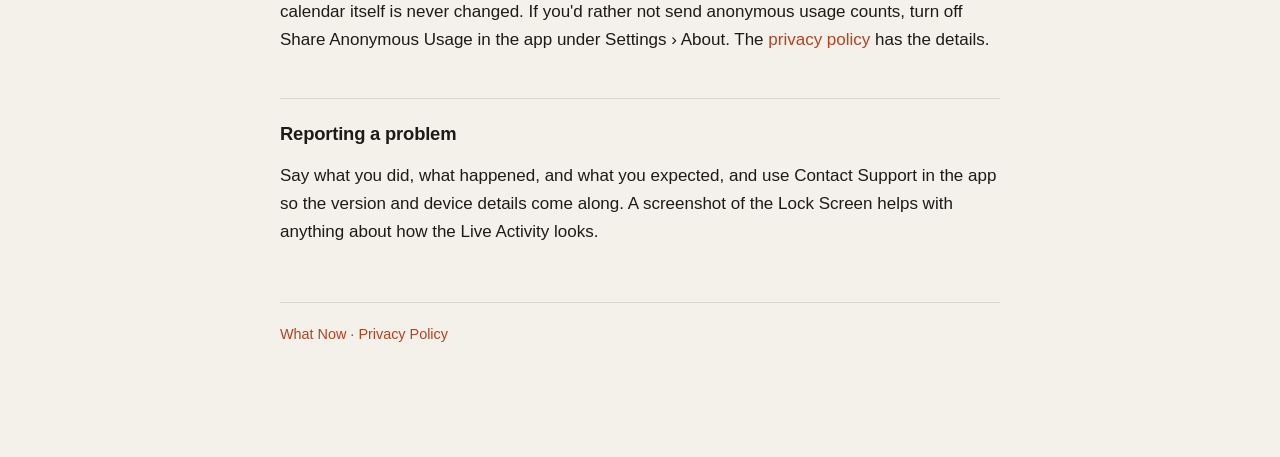
<file: support.html>
<!doctype html>
<html lang="en" data-autolang>
<head>
<meta charset="utf-8">
<meta name="viewport" content="width=device-width, initial-scale=1">
<title>Support — What Now</title>
<link rel="stylesheet" href="style.css">
<link rel="alternate" hreflang="en" href="https://emadrahman.github.io/whatnow-site/support.html">
<link rel="alternate" hreflang="de" href="https://emadrahman.github.io/whatnow-site/de/support.html">
<link rel="alternate" hreflang="ja" href="https://emadrahman.github.io/whatnow-site/ja/support.html">
<link rel="alternate" hreflang="x-default" href="https://emadrahman.github.io/whatnow-site/support.html">
<script src="lang.js"></script>
</head>
<body>
<main>

<div class="topbar">
  <details class="lang">
    <summary aria-label="Language: English"><svg viewBox="0 0 24 24" fill="none" stroke="currentColor" stroke-width="1.6" aria-hidden="true"><circle cx="12" cy="12" r="9"/><path d="M3 12h18M12 3c2.5 2.6 3.8 5.6 3.8 9s-1.3 6.4-3.8 9M12 3c-2.5 2.6-3.8 5.6-3.8 9s1.3 6.4 3.8 9"/></svg><span>English</span></summary>
    <ul>
      <li><a href="support.html" hreflang="en" lang="en" data-lang="en" aria-current="page">English</a></li>
      <li><a href="de/support.html" hreflang="de" lang="de" data-lang="de">Deutsch</a></li>
      <li><a href="ja/support.html" hreflang="ja" lang="ja" data-lang="ja">日本語</a></li>
    </ul>
  </details>
</div>

<h1>What Now Support</h1>
<p class="lede">How to reach the developer, and answers to common questions about What Now for iPhone.</p>

<div class="box">
  <p class="email"><a href="mailto:developer.emadrahman@gmail.com">developer.emadrahman@gmail.com</a></p>
  <p>Emails are answered by the developer, usually within a few business days. Contact Support in Settings › About fills in the app version, device model, iOS version, and your Pro status for you, which helps with any problem.</p>
</div>

<h2>Common questions</h2>

<h3>The Live Activity doesn't appear</h3>
<p>Check that What Now has Full Access in iOS Settings › Privacy &amp; Security › Calendars, and that Live Activities are on in iOS Settings › Apps › What Now. If calendar access is blocked by Screen Time or a device profile, it has to be allowed there first. Without Pro, What Now follows one calendar, so make sure you've chosen the one your events are on.</p>
<p>The Live Activity appears an hour before your first event (with Pro, you can choose 15 minutes to 2 hours ahead, under Settings › Live Activity) and ends after a gap of more than four hours. All-day events don't count.</p>

<h3>The Live Activity is out of date</h3>
<p>Tap the critter on the Lock Screen to check your calendar again, or open the app. If you've hidden the critter under Appearance, open the app instead. To have it check at set times without opening the app, follow the Refresh Automatically guide in Settings › Live Activity, which sets up a Shortcuts automation. Keeping Background App Refresh on in iOS Settings › Apps › What Now also helps it stay current on its own. Events added on another device show up once your calendar has synced them to your iPhone.</p>

<h3>An event is missing</h3>
<p>What Now shows events you've accepted or made yourself. With Pro, you can also include "Maybe" events and unanswered invitations under Settings › Filters. Also check that the event's calendar is chosen (without Pro, What Now follows one calendar), that none of your Hidden Keywords is in its title, and that its eye button in the agenda isn't crossed out. Events on a calendar set to App Only stay in the agenda and show on the Live Activity only if you tap their eye button. All-day events show in the agenda but never on the Live Activity.</p>

<h3>There's no Join button</h3>
<p>One-tap Join is part of What Now Pro, on the Live Activity, in the Dynamic Island, and in the agenda. The call link has to be in the event's URL, location, or notes. Zoom, Google Meet, Microsoft Teams, Webex, FaceTime, Slack huddles, Whereby, Jitsi, Amazon Chime, and GoTo Meeting links are recognized.</p>

<h3>My Pro purchase isn't recognized</h3>
<p>Open Settings › What Now Pro and tap Restore Purchase. Make sure your iPhone is signed in to the Apple Account you bought Pro with: purchases belong to the Apple Account, not the device. If the purchase is waiting for approval, such as Ask to Buy, Pro unlocks on its own once it's approved.</p>

<h3>Deleting your data</h3>
<p>What Now keeps only its settings on your iPhone, and deleting the app removes them. Your calendar itself is never changed. If you'd rather not send anonymous usage counts, turn off Share Anonymous Usage in the app under Settings › About. The <a href="./privacy.html">privacy policy</a> has the details.</p>

<h2>Reporting a problem</h2>
<p>Say what you did, what happened, and what you expected, and use Contact Support in the app so the version and device details come along. A screenshot of the Lock Screen helps with anything about how the Live Activity looks.</p>

<footer>
  <p><a href="./index.html">What Now</a> · <a href="./privacy.html">Privacy Policy</a></p>
</footer>

</main>
</body>
</html>
</file>
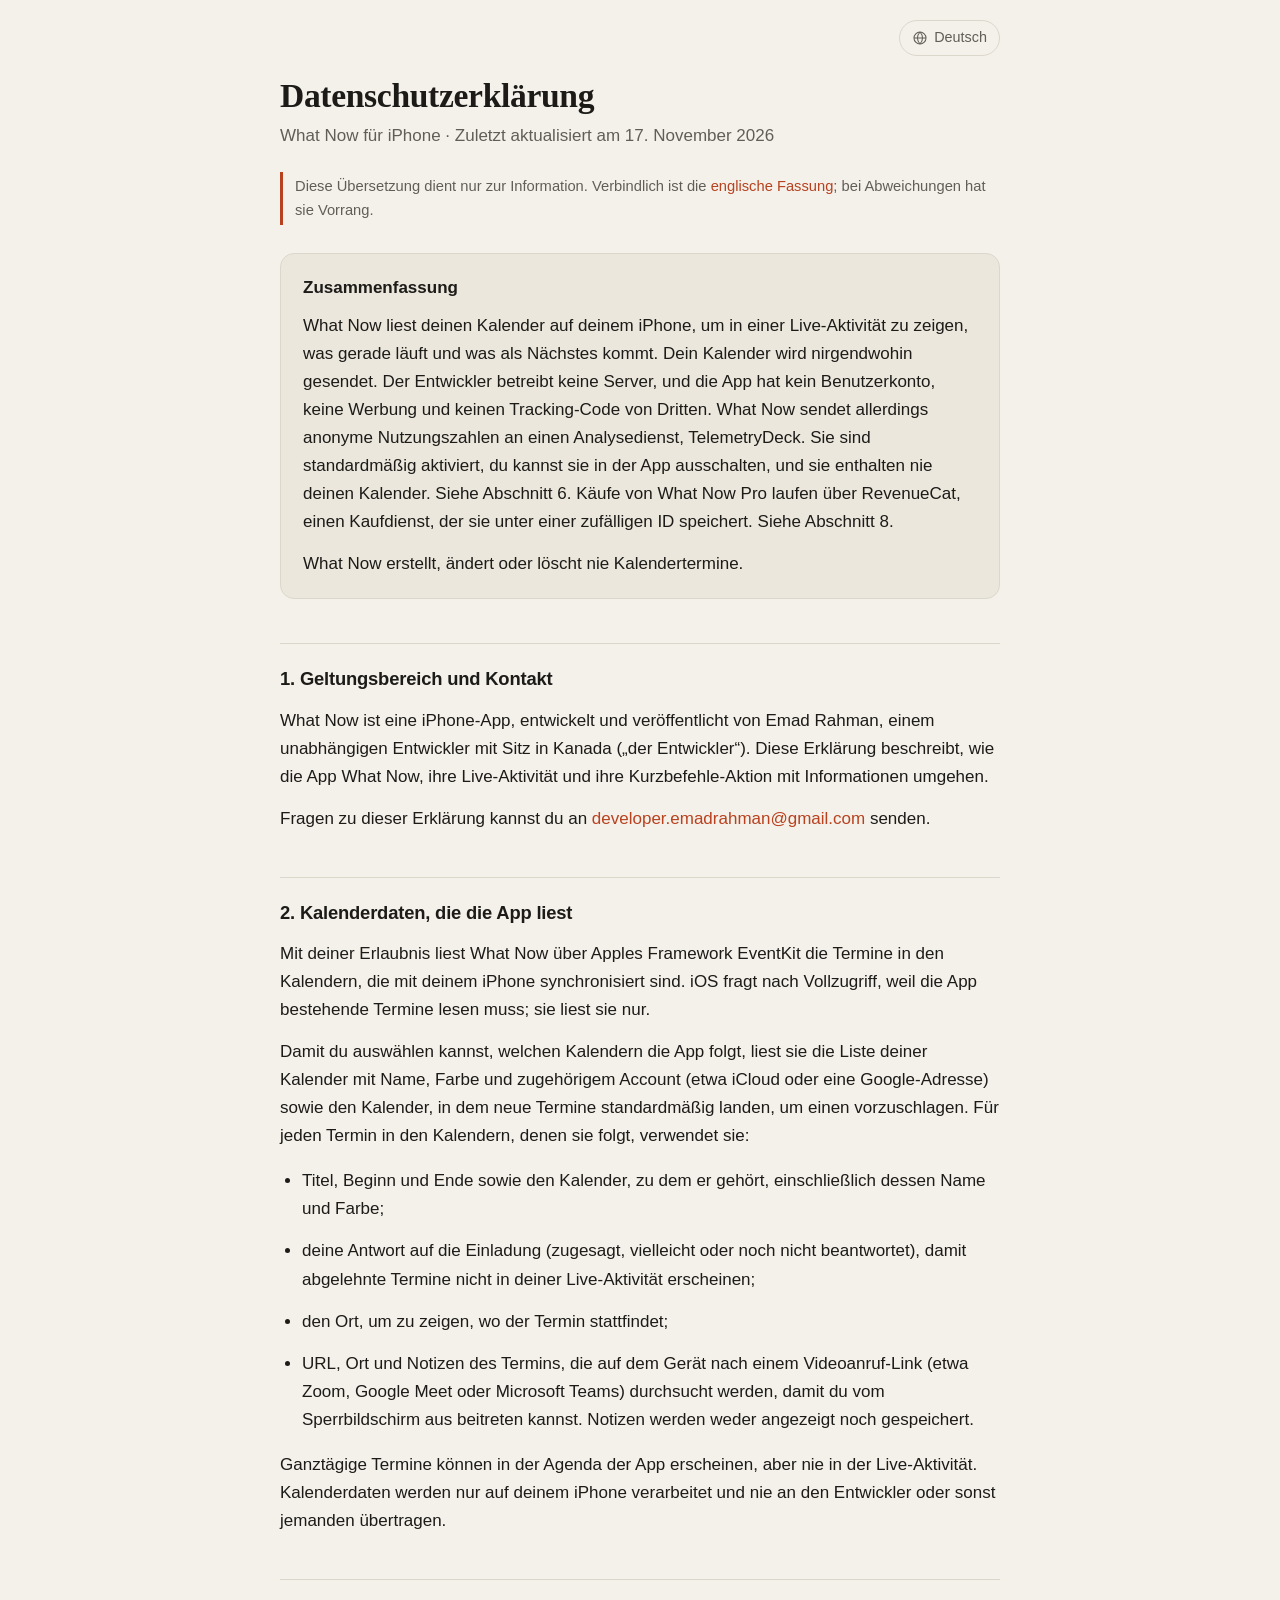
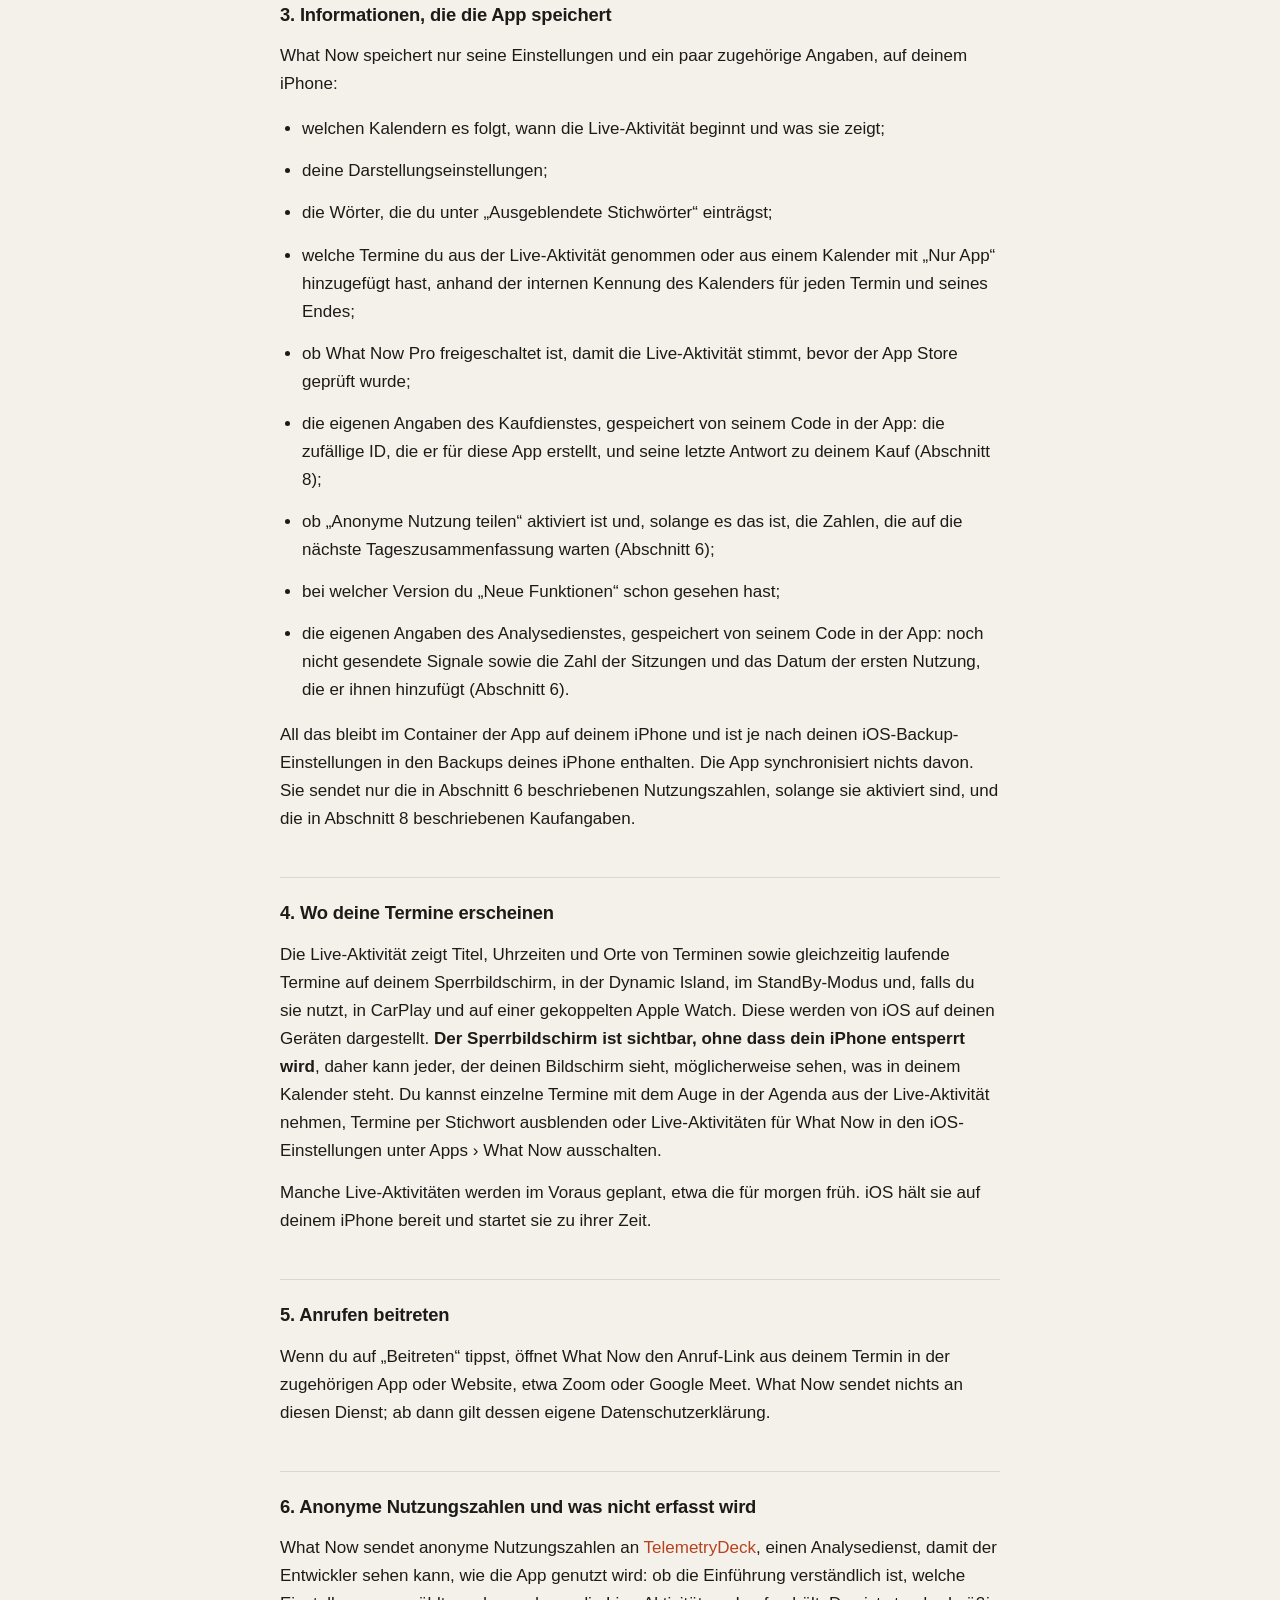
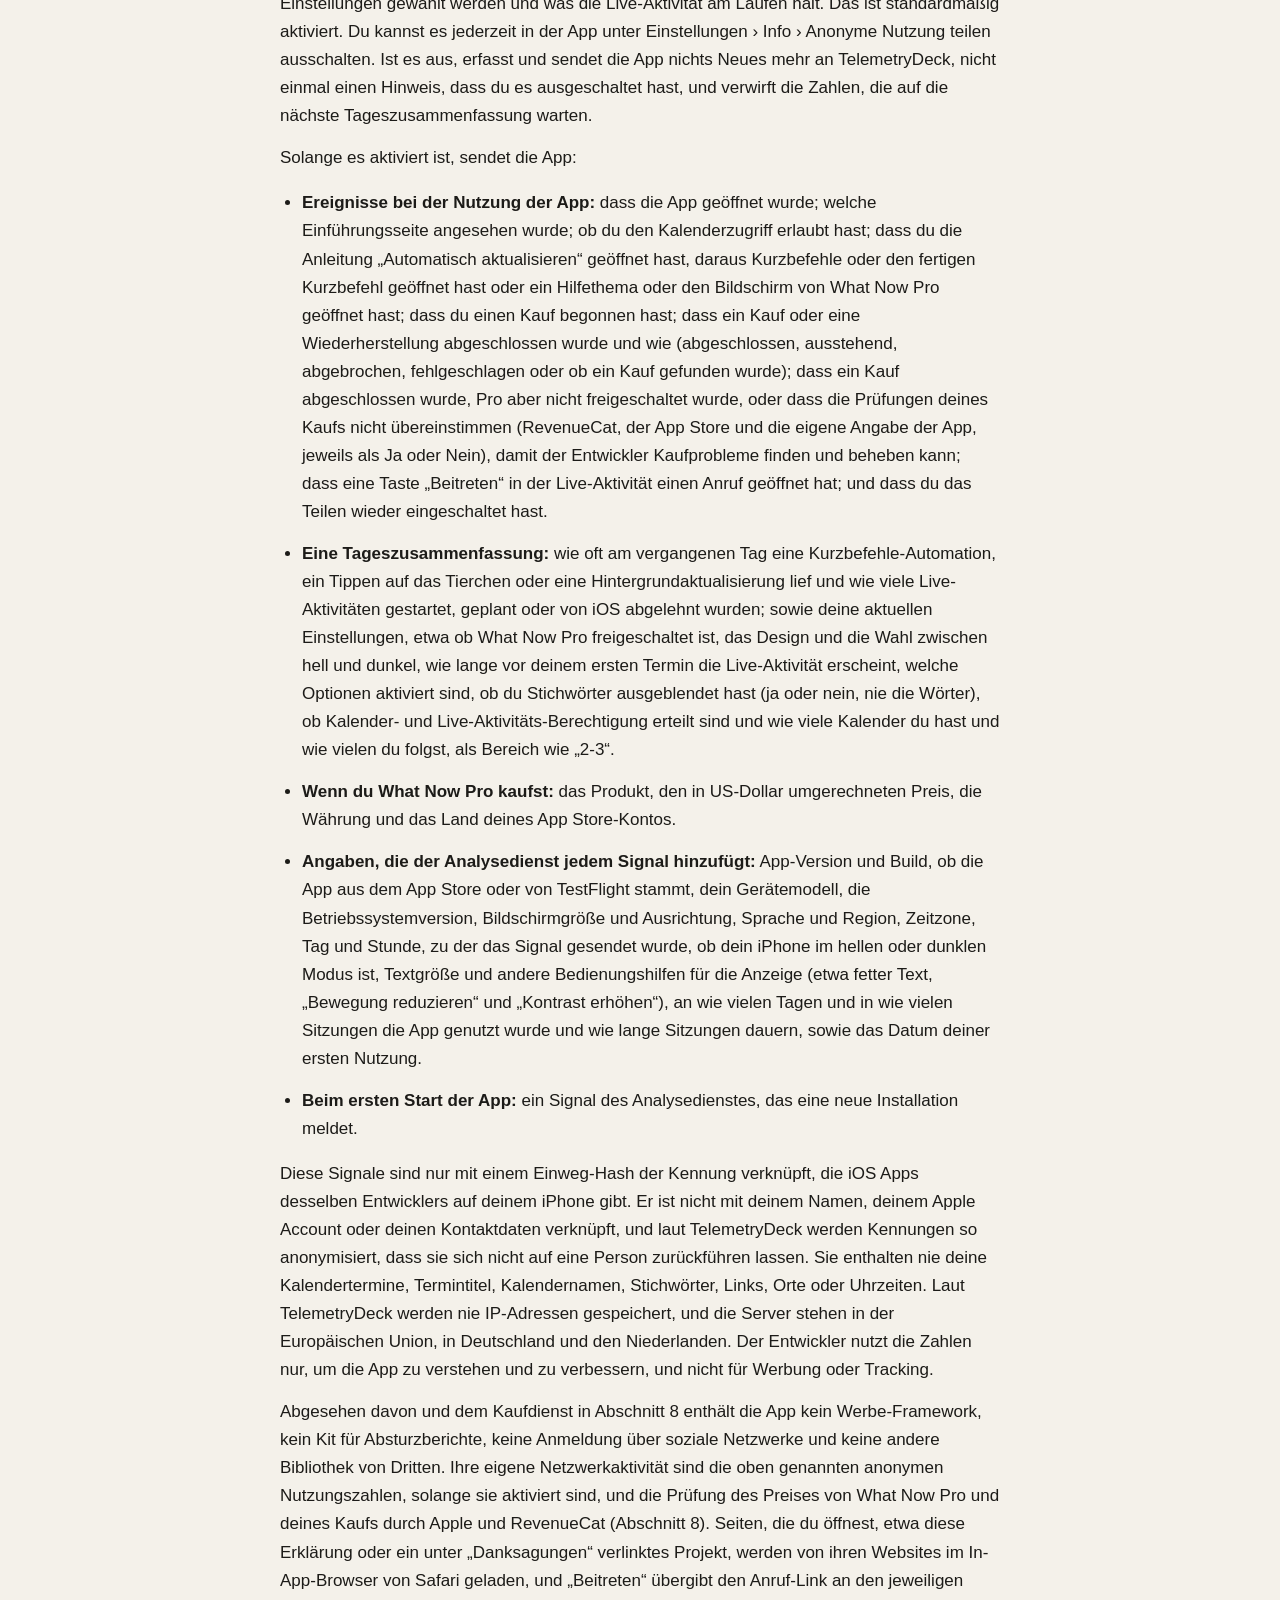
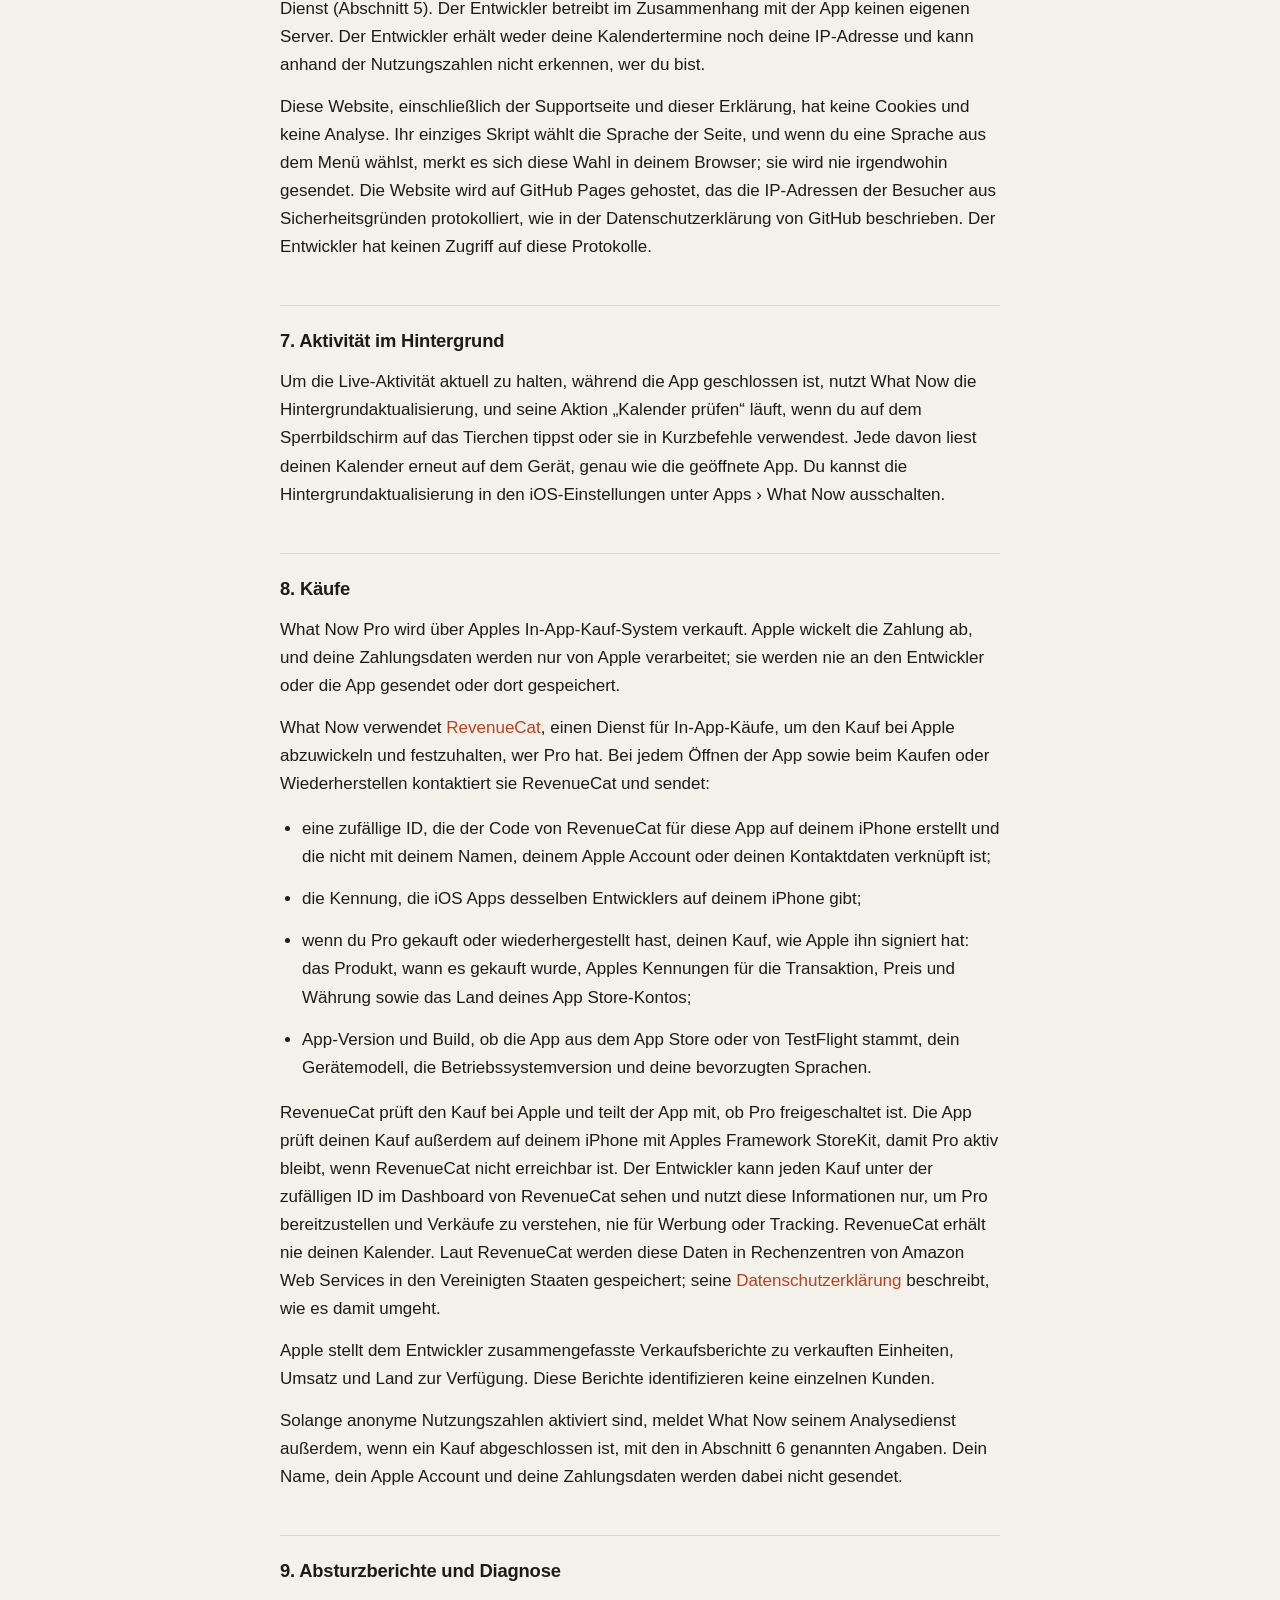
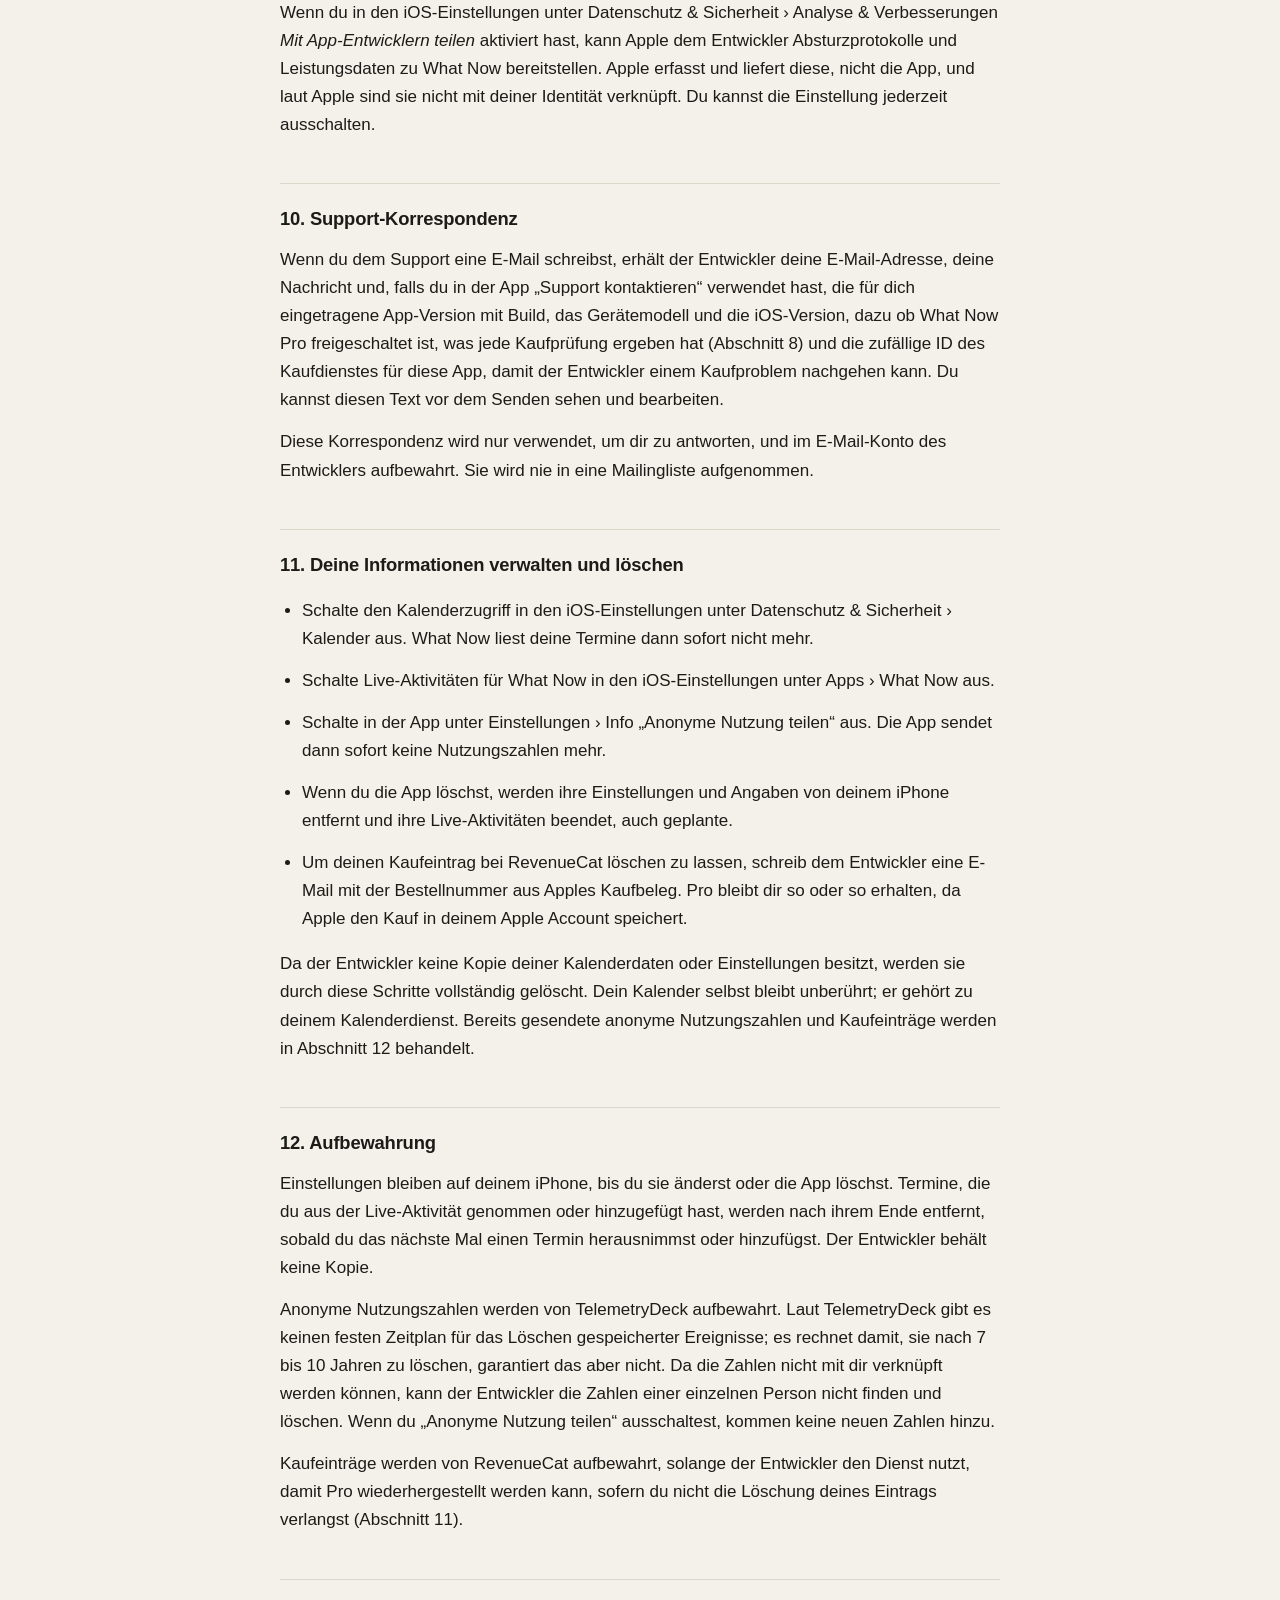
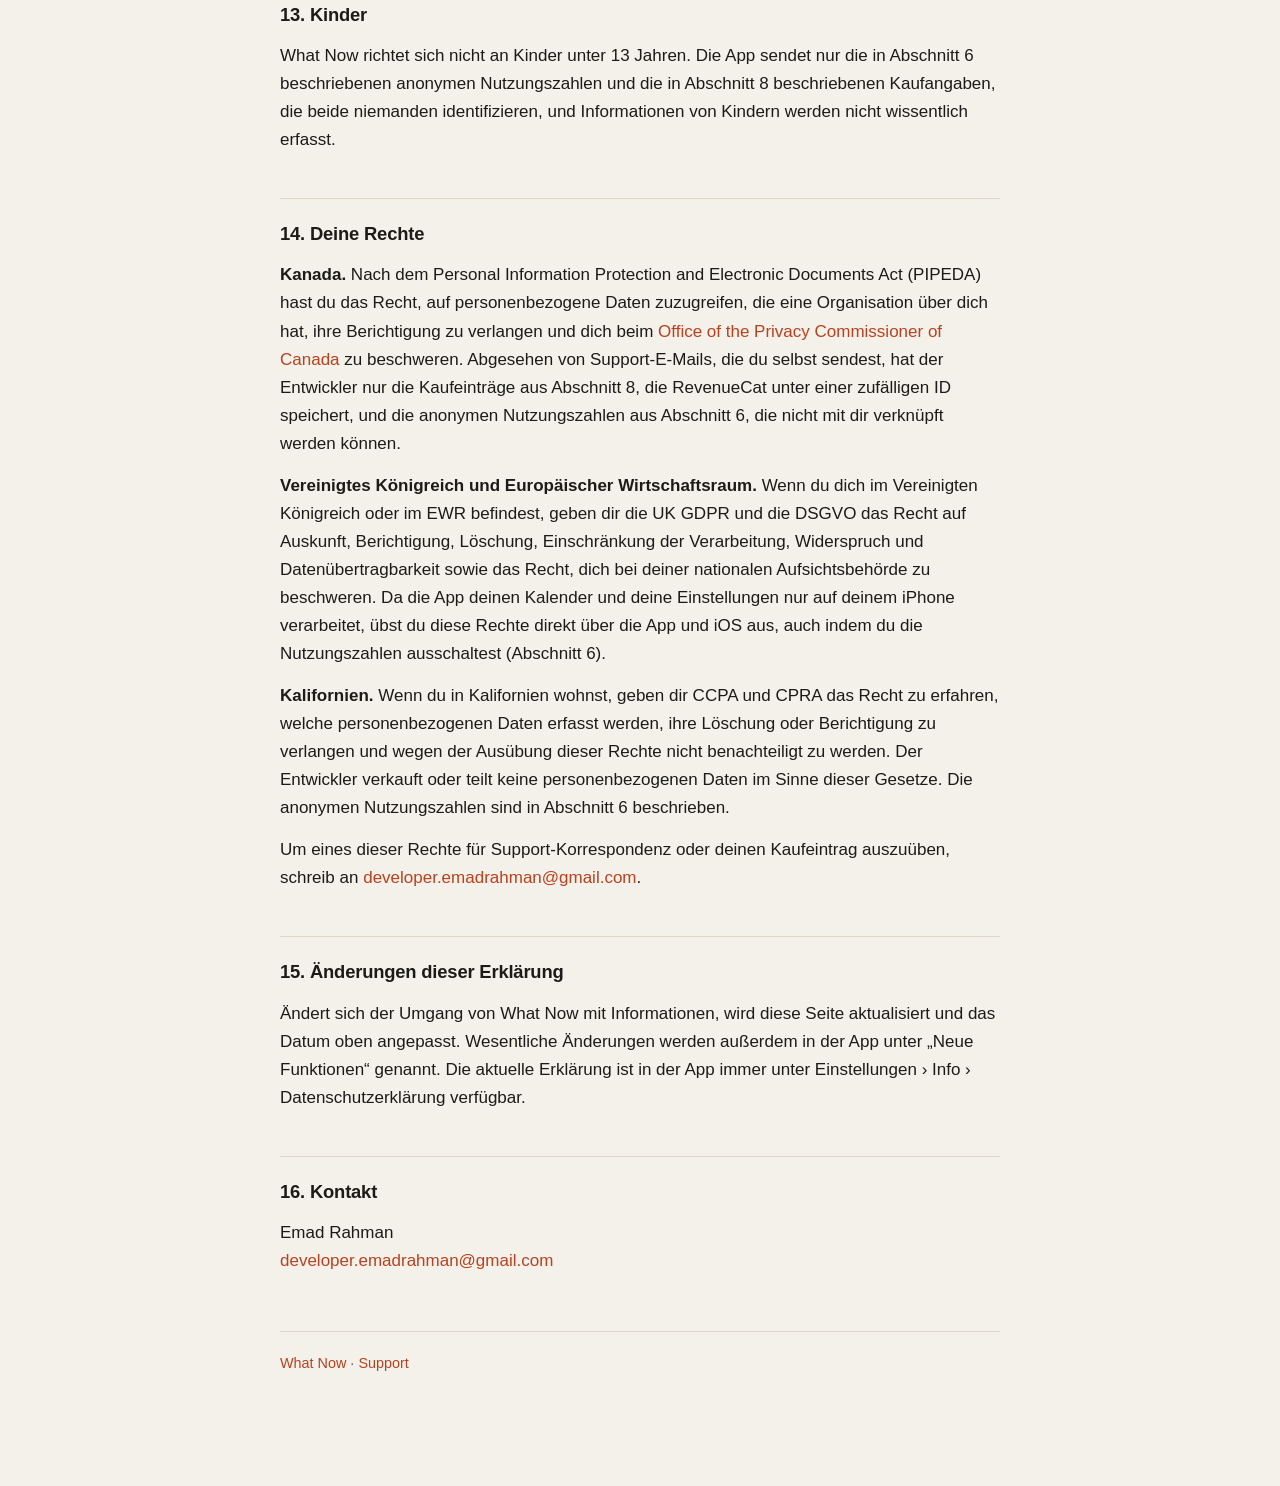
<file: de/privacy.html>
<!doctype html>
<html lang="de">
<head>
<meta charset="utf-8">
<meta name="viewport" content="width=device-width, initial-scale=1">
<title>Datenschutzerklärung — What Now</title>
<link rel="stylesheet" href="../style.css">
<link rel="alternate" hreflang="en" href="https://emadrahman.github.io/whatnow-site/privacy.html">
<link rel="alternate" hreflang="de" href="https://emadrahman.github.io/whatnow-site/de/privacy.html">
<link rel="alternate" hreflang="ja" href="https://emadrahman.github.io/whatnow-site/ja/privacy.html">
<link rel="alternate" hreflang="x-default" href="https://emadrahman.github.io/whatnow-site/privacy.html">
<script src="../lang.js"></script>
</head>
<body>
<main>

<div class="topbar">
  <details class="lang">
    <summary aria-label="Sprache: Deutsch"><svg viewBox="0 0 24 24" fill="none" stroke="currentColor" stroke-width="1.6" aria-hidden="true"><circle cx="12" cy="12" r="9"/><path d="M3 12h18M12 3c2.5 2.6 3.8 5.6 3.8 9s-1.3 6.4-3.8 9M12 3c-2.5 2.6-3.8 5.6-3.8 9s1.3 6.4 3.8 9"/></svg><span>Deutsch</span></summary>
    <ul>
      <li><a href="../privacy.html" hreflang="en" lang="en" data-lang="en">English</a></li>
      <li><a href="../de/privacy.html" hreflang="de" lang="de" data-lang="de" aria-current="page">Deutsch</a></li>
      <li><a href="../ja/privacy.html" hreflang="ja" lang="ja" data-lang="ja">日本語</a></li>
    </ul>
  </details>
</div>

<h1>Datenschutzerklärung</h1>
<p class="updated">What Now für iPhone · Zuletzt aktualisiert am 17. November 2026</p>
<p class="notice">Diese Übersetzung dient nur zur Information. Verbindlich ist die <a href="../privacy.html" hreflang="en" data-lang="en">englische Fassung</a>; bei Abweichungen hat sie Vorrang.</p>

<div class="box">
  <strong>Zusammenfassung</strong>
  <p>What Now liest deinen Kalender auf deinem iPhone, um in einer Live-Aktivität zu zeigen, was gerade läuft und was als Nächstes kommt. Dein Kalender wird nirgendwohin gesendet. Der Entwickler betreibt keine Server, und die App hat kein Benutzerkonto, keine Werbung und keinen Tracking-Code von Dritten. What Now sendet allerdings anonyme Nutzungszahlen an einen Analysedienst, TelemetryDeck. Sie sind standardmäßig aktiviert, du kannst sie in der App ausschalten, und sie enthalten nie deinen Kalender. Siehe Abschnitt 6. Käufe von What Now Pro laufen über RevenueCat, einen Kaufdienst, der sie unter einer zufälligen ID speichert. Siehe Abschnitt 8.</p>
  <p>What Now erstellt, ändert oder löscht nie Kalendertermine.</p>
</div>

<h2>1. Geltungsbereich und Kontakt</h2>
<p>What Now ist eine iPhone-App, entwickelt und veröffentlicht von Emad Rahman, einem unabhängigen Entwickler mit Sitz in Kanada („der Entwickler“). Diese Erklärung beschreibt, wie die App What Now, ihre Live-Aktivität und ihre Kurzbefehle-Aktion mit Informationen umgehen.</p>
<p>Fragen zu dieser Erklärung kannst du an <a href="mailto:developer.emadrahman@gmail.com">developer.emadrahman@gmail.com</a> senden.</p>

<h2>2. Kalenderdaten, die die App liest</h2>
<p>Mit deiner Erlaubnis liest What Now über Apples Framework EventKit die Termine in den Kalendern, die mit deinem iPhone synchronisiert sind. iOS fragt nach Vollzugriff, weil die App bestehende Termine lesen muss; sie liest sie nur.</p>
<p>Damit du auswählen kannst, welchen Kalendern die App folgt, liest sie die Liste deiner Kalender mit Name, Farbe und zugehörigem Account (etwa iCloud oder eine Google-Adresse) sowie den Kalender, in dem neue Termine standardmäßig landen, um einen vorzuschlagen. Für jeden Termin in den Kalendern, denen sie folgt, verwendet sie:</p>
<ul>
  <li>Titel, Beginn und Ende sowie den Kalender, zu dem er gehört, einschließlich dessen Name und Farbe;</li>
  <li>deine Antwort auf die Einladung (zugesagt, vielleicht oder noch nicht beantwortet), damit abgelehnte Termine nicht in deiner Live-Aktivität erscheinen;</li>
  <li>den Ort, um zu zeigen, wo der Termin stattfindet;</li>
  <li>URL, Ort und Notizen des Termins, die auf dem Gerät nach einem Videoanruf-Link (etwa Zoom, Google Meet oder Microsoft Teams) durchsucht werden, damit du vom Sperrbildschirm aus beitreten kannst. Notizen werden weder angezeigt noch gespeichert.</li>
</ul>
<p>Ganztägige Termine können in der Agenda der App erscheinen, aber nie in der Live-Aktivität. Kalenderdaten werden nur auf deinem iPhone verarbeitet und nie an den Entwickler oder sonst jemanden übertragen.</p>

<h2>3. Informationen, die die App speichert</h2>
<p>What Now speichert nur seine Einstellungen und ein paar zugehörige Angaben, auf deinem iPhone:</p>
<ul>
  <li>welchen Kalendern es folgt, wann die Live-Aktivität beginnt und was sie zeigt;</li>
  <li>deine Darstellungseinstellungen;</li>
  <li>die Wörter, die du unter „Ausgeblendete Stichwörter“ einträgst;</li>
  <li>welche Termine du aus der Live-Aktivität genommen oder aus einem Kalender mit „Nur App“ hinzugefügt hast, anhand der internen Kennung des Kalenders für jeden Termin und seines Endes;</li>
  <li>ob What Now Pro freigeschaltet ist, damit die Live-Aktivität stimmt, bevor der App Store geprüft wurde;</li>
  <li>die eigenen Angaben des Kaufdienstes, gespeichert von seinem Code in der App: die zufällige ID, die er für diese App erstellt, und seine letzte Antwort zu deinem Kauf (Abschnitt 8);</li>
  <li>ob „Anonyme Nutzung teilen“ aktiviert ist und, solange es das ist, die Zahlen, die auf die nächste Tageszusammenfassung warten (Abschnitt 6);</li>
  <li>bei welcher Version du „Neue Funktionen“ schon gesehen hast;</li>
  <li>die eigenen Angaben des Analysedienstes, gespeichert von seinem Code in der App: noch nicht gesendete Signale sowie die Zahl der Sitzungen und das Datum der ersten Nutzung, die er ihnen hinzufügt (Abschnitt 6).</li>
</ul>
<p>All das bleibt im Container der App auf deinem iPhone und ist je nach deinen iOS-Backup-Einstellungen in den Backups deines iPhone enthalten. Die App synchronisiert nichts davon. Sie sendet nur die in Abschnitt 6 beschriebenen Nutzungszahlen, solange sie aktiviert sind, und die in Abschnitt 8 beschriebenen Kaufangaben.</p>

<h2>4. Wo deine Termine erscheinen</h2>
<p>Die Live-Aktivität zeigt Titel, Uhrzeiten und Orte von Terminen sowie gleichzeitig laufende Termine auf deinem Sperrbildschirm, in der Dynamic Island, im StandBy-Modus und, falls du sie nutzt, in CarPlay und auf einer gekoppelten Apple Watch. Diese werden von iOS auf deinen Geräten dargestellt. <strong>Der Sperrbildschirm ist sichtbar, ohne dass dein iPhone entsperrt wird</strong>, daher kann jeder, der deinen Bildschirm sieht, möglicherweise sehen, was in deinem Kalender steht. Du kannst einzelne Termine mit dem Auge in der Agenda aus der Live-Aktivität nehmen, Termine per Stichwort ausblenden oder Live-Aktivitäten für What Now in den iOS-Einstellungen unter Apps › What Now ausschalten.</p>
<p>Manche Live-Aktivitäten werden im Voraus geplant, etwa die für morgen früh. iOS hält sie auf deinem iPhone bereit und startet sie zu ihrer Zeit.</p>

<h2>5. Anrufen beitreten</h2>
<p>Wenn du auf „Beitreten“ tippst, öffnet What Now den Anruf-Link aus deinem Termin in der zugehörigen App oder Website, etwa Zoom oder Google Meet. What Now sendet nichts an diesen Dienst; ab dann gilt dessen eigene Datenschutzerklärung.</p>

<h2>6. Anonyme Nutzungszahlen und was nicht erfasst wird</h2>
<p>What Now sendet anonyme Nutzungszahlen an <a href="https://telemetrydeck.com">TelemetryDeck</a>, einen Analysedienst, damit der Entwickler sehen kann, wie die App genutzt wird: ob die Einführung verständlich ist, welche Einstellungen gewählt werden und was die Live-Aktivität am Laufen hält. Das ist standardmäßig aktiviert. Du kannst es jederzeit in der App unter Einstellungen › Info › Anonyme Nutzung teilen ausschalten. Ist es aus, erfasst und sendet die App nichts Neues mehr an TelemetryDeck, nicht einmal einen Hinweis, dass du es ausgeschaltet hast, und verwirft die Zahlen, die auf die nächste Tageszusammenfassung warten.</p>
<p>Solange es aktiviert ist, sendet die App:</p>
<ul>
  <li><strong>Ereignisse bei der Nutzung der App:</strong> dass die App geöffnet wurde; welche Einführungsseite angesehen wurde; ob du den Kalenderzugriff erlaubt hast; dass du die Anleitung „Automatisch aktualisieren“ geöffnet hast, daraus Kurzbefehle oder den fertigen Kurzbefehl geöffnet hast oder ein Hilfethema oder den Bildschirm von What Now Pro geöffnet hast; dass du einen Kauf begonnen hast; dass ein Kauf oder eine Wiederherstellung abgeschlossen wurde und wie (abgeschlossen, ausstehend, abgebrochen, fehlgeschlagen oder ob ein Kauf gefunden wurde); dass ein Kauf abgeschlossen wurde, Pro aber nicht freigeschaltet wurde, oder dass die Prüfungen deines Kaufs nicht übereinstimmen (RevenueCat, der App Store und die eigene Angabe der App, jeweils als Ja oder Nein), damit der Entwickler Kaufprobleme finden und beheben kann; dass eine Taste „Beitreten“ in der Live-Aktivität einen Anruf geöffnet hat; und dass du das Teilen wieder eingeschaltet hast.</li>
  <li><strong>Eine Tageszusammenfassung:</strong> wie oft am vergangenen Tag eine Kurzbefehle-Automation, ein Tippen auf das Tierchen oder eine Hintergrundaktualisierung lief und wie viele Live-Aktivitäten gestartet, geplant oder von iOS abgelehnt wurden; sowie deine aktuellen Einstellungen, etwa ob What Now Pro freigeschaltet ist, das Design und die Wahl zwischen hell und dunkel, wie lange vor deinem ersten Termin die Live-Aktivität erscheint, welche Optionen aktiviert sind, ob du Stichwörter ausgeblendet hast (ja oder nein, nie die Wörter), ob Kalender- und Live-Aktivitäts-Berechtigung erteilt sind und wie viele Kalender du hast und wie vielen du folgst, als Bereich wie „2-3“.</li>
  <li><strong>Wenn du What Now Pro kaufst:</strong> das Produkt, den in US-Dollar umgerechneten Preis, die Währung und das Land deines App Store-Kontos.</li>
  <li><strong>Angaben, die der Analysedienst jedem Signal hinzufügt:</strong> App-Version und Build, ob die App aus dem App Store oder von TestFlight stammt, dein Gerätemodell, die Betriebssystemversion, Bildschirmgröße und Ausrichtung, Sprache und Region, Zeitzone, Tag und Stunde, zu der das Signal gesendet wurde, ob dein iPhone im hellen oder dunklen Modus ist, Textgröße und andere Bedienungshilfen für die Anzeige (etwa fetter Text, „Bewegung reduzieren“ und „Kontrast erhöhen“), an wie vielen Tagen und in wie vielen Sitzungen die App genutzt wurde und wie lange Sitzungen dauern, sowie das Datum deiner ersten Nutzung.</li>
  <li><strong>Beim ersten Start der App:</strong> ein Signal des Analysedienstes, das eine neue Installation meldet.</li>
</ul>
<p>Diese Signale sind nur mit einem Einweg-Hash der Kennung verknüpft, die iOS Apps desselben Entwicklers auf deinem iPhone gibt. Er ist nicht mit deinem Namen, deinem Apple Account oder deinen Kontaktdaten verknüpft, und laut TelemetryDeck werden Kennungen so anonymisiert, dass sie sich nicht auf eine Person zurückführen lassen. Sie enthalten nie deine Kalendertermine, Termintitel, Kalendernamen, Stichwörter, Links, Orte oder Uhrzeiten. Laut TelemetryDeck werden nie IP-Adressen gespeichert, und die Server stehen in der Europäischen Union, in Deutschland und den Niederlanden. Der Entwickler nutzt die Zahlen nur, um die App zu verstehen und zu verbessern, und nicht für Werbung oder Tracking.</p>
<p>Abgesehen davon und dem Kaufdienst in Abschnitt 8 enthält die App kein Werbe-Framework, kein Kit für Absturzberichte, keine Anmeldung über soziale Netzwerke und keine andere Bibliothek von Dritten. Ihre eigene Netzwerkaktivität sind die oben genannten anonymen Nutzungszahlen, solange sie aktiviert sind, und die Prüfung des Preises von What Now Pro und deines Kaufs durch Apple und RevenueCat (Abschnitt 8). Seiten, die du öffnest, etwa diese Erklärung oder ein unter „Danksagungen“ verlinktes Projekt, werden von ihren Websites im In-App-Browser von Safari geladen, und „Beitreten“ übergibt den Anruf-Link an den jeweiligen Dienst (Abschnitt 5). Der Entwickler betreibt im Zusammenhang mit der App keinen eigenen Server. Der Entwickler erhält weder deine Kalendertermine noch deine IP-Adresse und kann anhand der Nutzungszahlen nicht erkennen, wer du bist.</p>
<p>Diese Website, einschließlich der Supportseite und dieser Erklärung, hat keine Cookies und keine Analyse. Ihr einziges Skript wählt die Sprache der Seite, und wenn du eine Sprache aus dem Menü wählst, merkt es sich diese Wahl in deinem Browser; sie wird nie irgendwohin gesendet. Die Website wird auf GitHub Pages gehostet, das die IP-Adressen der Besucher aus Sicherheitsgründen protokolliert, wie in der Datenschutzerklärung von GitHub beschrieben. Der Entwickler hat keinen Zugriff auf diese Protokolle.</p>

<h2>7. Aktivität im Hintergrund</h2>
<p>Um die Live-Aktivität aktuell zu halten, während die App geschlossen ist, nutzt What Now die Hintergrundaktualisierung, und seine Aktion „Kalender prüfen“ läuft, wenn du auf dem Sperrbildschirm auf das Tierchen tippst oder sie in Kurzbefehle verwendest. Jede davon liest deinen Kalender erneut auf dem Gerät, genau wie die geöffnete App. Du kannst die Hintergrundaktualisierung in den iOS-Einstellungen unter Apps › What Now ausschalten.</p>

<h2>8. Käufe</h2>
<p>What Now Pro wird über Apples In-App-Kauf-System verkauft. Apple wickelt die Zahlung ab, und deine Zahlungsdaten werden nur von Apple verarbeitet; sie werden nie an den Entwickler oder die App gesendet oder dort gespeichert.</p>
<p>What Now verwendet <a href="https://www.revenuecat.com">RevenueCat</a>, einen Dienst für In-App-Käufe, um den Kauf bei Apple abzuwickeln und festzuhalten, wer Pro hat. Bei jedem Öffnen der App sowie beim Kaufen oder Wiederherstellen kontaktiert sie RevenueCat und sendet:</p>
<ul>
  <li>eine zufällige ID, die der Code von RevenueCat für diese App auf deinem iPhone erstellt und die nicht mit deinem Namen, deinem Apple Account oder deinen Kontaktdaten verknüpft ist;</li>
  <li>die Kennung, die iOS Apps desselben Entwicklers auf deinem iPhone gibt;</li>
  <li>wenn du Pro gekauft oder wiederhergestellt hast, deinen Kauf, wie Apple ihn signiert hat: das Produkt, wann es gekauft wurde, Apples Kennungen für die Transaktion, Preis und Währung sowie das Land deines App Store-Kontos;</li>
  <li>App-Version und Build, ob die App aus dem App Store oder von TestFlight stammt, dein Gerätemodell, die Betriebssystemversion und deine bevorzugten Sprachen.</li>
</ul>
<p>RevenueCat prüft den Kauf bei Apple und teilt der App mit, ob Pro freigeschaltet ist. Die App prüft deinen Kauf außerdem auf deinem iPhone mit Apples Framework StoreKit, damit Pro aktiv bleibt, wenn RevenueCat nicht erreichbar ist. Der Entwickler kann jeden Kauf unter der zufälligen ID im Dashboard von RevenueCat sehen und nutzt diese Informationen nur, um Pro bereitzustellen und Verkäufe zu verstehen, nie für Werbung oder Tracking. RevenueCat erhält nie deinen Kalender. Laut RevenueCat werden diese Daten in Rechenzentren von Amazon Web Services in den Vereinigten Staaten gespeichert; seine <a href="https://www.revenuecat.com/privacy">Datenschutzerklärung</a> beschreibt, wie es damit umgeht.</p>
<p>Apple stellt dem Entwickler zusammengefasste Verkaufsberichte zu verkauften Einheiten, Umsatz und Land zur Verfügung. Diese Berichte identifizieren keine einzelnen Kunden.</p>
<p>Solange anonyme Nutzungszahlen aktiviert sind, meldet What Now seinem Analysedienst außerdem, wenn ein Kauf abgeschlossen ist, mit den in Abschnitt 6 genannten Angaben. Dein Name, dein Apple Account und deine Zahlungsdaten werden dabei nicht gesendet.</p>

<h2>9. Absturzberichte und Diagnose</h2>
<p>Wenn du in den iOS-Einstellungen unter Datenschutz &amp; Sicherheit › Analyse &amp; Verbesserungen <em>Mit App-Entwicklern teilen</em> aktiviert hast, kann Apple dem Entwickler Absturzprotokolle und Leistungsdaten zu What Now bereitstellen. Apple erfasst und liefert diese, nicht die App, und laut Apple sind sie nicht mit deiner Identität verknüpft. Du kannst die Einstellung jederzeit ausschalten.</p>

<h2>10. Support-Korrespondenz</h2>
<p>Wenn du dem Support eine E-Mail schreibst, erhält der Entwickler deine E-Mail-Adresse, deine Nachricht und, falls du in der App „Support kontaktieren“ verwendet hast, die für dich eingetragene App-Version mit Build, das Gerätemodell und die iOS-Version, dazu ob What Now Pro freigeschaltet ist, was jede Kaufprüfung ergeben hat (Abschnitt 8) und die zufällige ID des Kaufdienstes für diese App, damit der Entwickler einem Kaufproblem nachgehen kann. Du kannst diesen Text vor dem Senden sehen und bearbeiten.</p>
<p>Diese Korrespondenz wird nur verwendet, um dir zu antworten, und im E-Mail-Konto des Entwicklers aufbewahrt. Sie wird nie in eine Mailingliste aufgenommen.</p>

<h2>11. Deine Informationen verwalten und löschen</h2>
<ul>
  <li>Schalte den Kalenderzugriff in den iOS-Einstellungen unter Datenschutz &amp; Sicherheit › Kalender aus. What Now liest deine Termine dann sofort nicht mehr.</li>
  <li>Schalte Live-Aktivitäten für What Now in den iOS-Einstellungen unter Apps › What Now aus.</li>
  <li>Schalte in der App unter Einstellungen › Info „Anonyme Nutzung teilen“ aus. Die App sendet dann sofort keine Nutzungszahlen mehr.</li>
  <li>Wenn du die App löschst, werden ihre Einstellungen und Angaben von deinem iPhone entfernt und ihre Live-Aktivitäten beendet, auch geplante.</li>
  <li>Um deinen Kaufeintrag bei RevenueCat löschen zu lassen, schreib dem Entwickler eine E-Mail mit der Bestellnummer aus Apples Kaufbeleg. Pro bleibt dir so oder so erhalten, da Apple den Kauf in deinem Apple Account speichert.</li>
</ul>
<p>Da der Entwickler keine Kopie deiner Kalenderdaten oder Einstellungen besitzt, werden sie durch diese Schritte vollständig gelöscht. Dein Kalender selbst bleibt unberührt; er gehört zu deinem Kalenderdienst. Bereits gesendete anonyme Nutzungszahlen und Kaufeinträge werden in Abschnitt 12 behandelt.</p>

<h2>12. Aufbewahrung</h2>
<p>Einstellungen bleiben auf deinem iPhone, bis du sie änderst oder die App löschst. Termine, die du aus der Live-Aktivität genommen oder hinzugefügt hast, werden nach ihrem Ende entfernt, sobald du das nächste Mal einen Termin herausnimmst oder hinzufügst. Der Entwickler behält keine Kopie.</p>
<p>Anonyme Nutzungszahlen werden von TelemetryDeck aufbewahrt. Laut TelemetryDeck gibt es keinen festen Zeitplan für das Löschen gespeicherter Ereignisse; es rechnet damit, sie nach 7 bis 10 Jahren zu löschen, garantiert das aber nicht. Da die Zahlen nicht mit dir verknüpft werden können, kann der Entwickler die Zahlen einer einzelnen Person nicht finden und löschen. Wenn du „Anonyme Nutzung teilen“ ausschaltest, kommen keine neuen Zahlen hinzu.</p>
<p>Kaufeinträge werden von RevenueCat aufbewahrt, solange der Entwickler den Dienst nutzt, damit Pro wiederhergestellt werden kann, sofern du nicht die Löschung deines Eintrags verlangst (Abschnitt 11).</p>

<h2>13. Kinder</h2>
<p>What Now richtet sich nicht an Kinder unter 13 Jahren. Die App sendet nur die in Abschnitt 6 beschriebenen anonymen Nutzungszahlen und die in Abschnitt 8 beschriebenen Kaufangaben, die beide niemanden identifizieren, und Informationen von Kindern werden nicht wissentlich erfasst.</p>

<h2>14. Deine Rechte</h2>
<p><strong>Kanada.</strong> Nach dem Personal Information Protection and Electronic Documents Act (PIPEDA) hast du das Recht, auf personenbezogene Daten zuzugreifen, die eine Organisation über dich hat, ihre Berichtigung zu verlangen und dich beim <a href="https://www.priv.gc.ca/">Office of the Privacy Commissioner of Canada</a> zu beschweren. Abgesehen von Support-E-Mails, die du selbst sendest, hat der Entwickler nur die Kaufeinträge aus Abschnitt 8, die RevenueCat unter einer zufälligen ID speichert, und die anonymen Nutzungszahlen aus Abschnitt 6, die nicht mit dir verknüpft werden können.</p>
<p><strong>Vereinigtes Königreich und Europäischer Wirtschaftsraum.</strong> Wenn du dich im Vereinigten Königreich oder im EWR befindest, geben dir die UK GDPR und die DSGVO das Recht auf Auskunft, Berichtigung, Löschung, Einschränkung der Verarbeitung, Widerspruch und Datenübertragbarkeit sowie das Recht, dich bei deiner nationalen Aufsichtsbehörde zu beschweren. Da die App deinen Kalender und deine Einstellungen nur auf deinem iPhone verarbeitet, übst du diese Rechte direkt über die App und iOS aus, auch indem du die Nutzungszahlen ausschaltest (Abschnitt 6).</p>
<p><strong>Kalifornien.</strong> Wenn du in Kalifornien wohnst, geben dir CCPA und CPRA das Recht zu erfahren, welche personenbezogenen Daten erfasst werden, ihre Löschung oder Berichtigung zu verlangen und wegen der Ausübung dieser Rechte nicht benachteiligt zu werden. Der Entwickler verkauft oder teilt keine personenbezogenen Daten im Sinne dieser Gesetze. Die anonymen Nutzungszahlen sind in Abschnitt 6 beschrieben.</p>
<p>Um eines dieser Rechte für Support-Korrespondenz oder deinen Kaufeintrag auszuüben, schreib an <a href="mailto:developer.emadrahman@gmail.com">developer.emadrahman@gmail.com</a>.</p>

<h2>15. Änderungen dieser Erklärung</h2>
<p>Ändert sich der Umgang von What Now mit Informationen, wird diese Seite aktualisiert und das Datum oben angepasst. Wesentliche Änderungen werden außerdem in der App unter „Neue Funktionen“ genannt. Die aktuelle Erklärung ist in der App immer unter Einstellungen › Info › Datenschutzerklärung verfügbar.</p>

<h2>16. Kontakt</h2>
<p>Emad Rahman<br>
<a href="mailto:developer.emadrahman@gmail.com">developer.emadrahman@gmail.com</a></p>

<footer>
  <p><a href="./index.html">What Now</a> · <a href="./support.html">Support</a></p>
</footer>

</main>
</body>
</html>
</file>
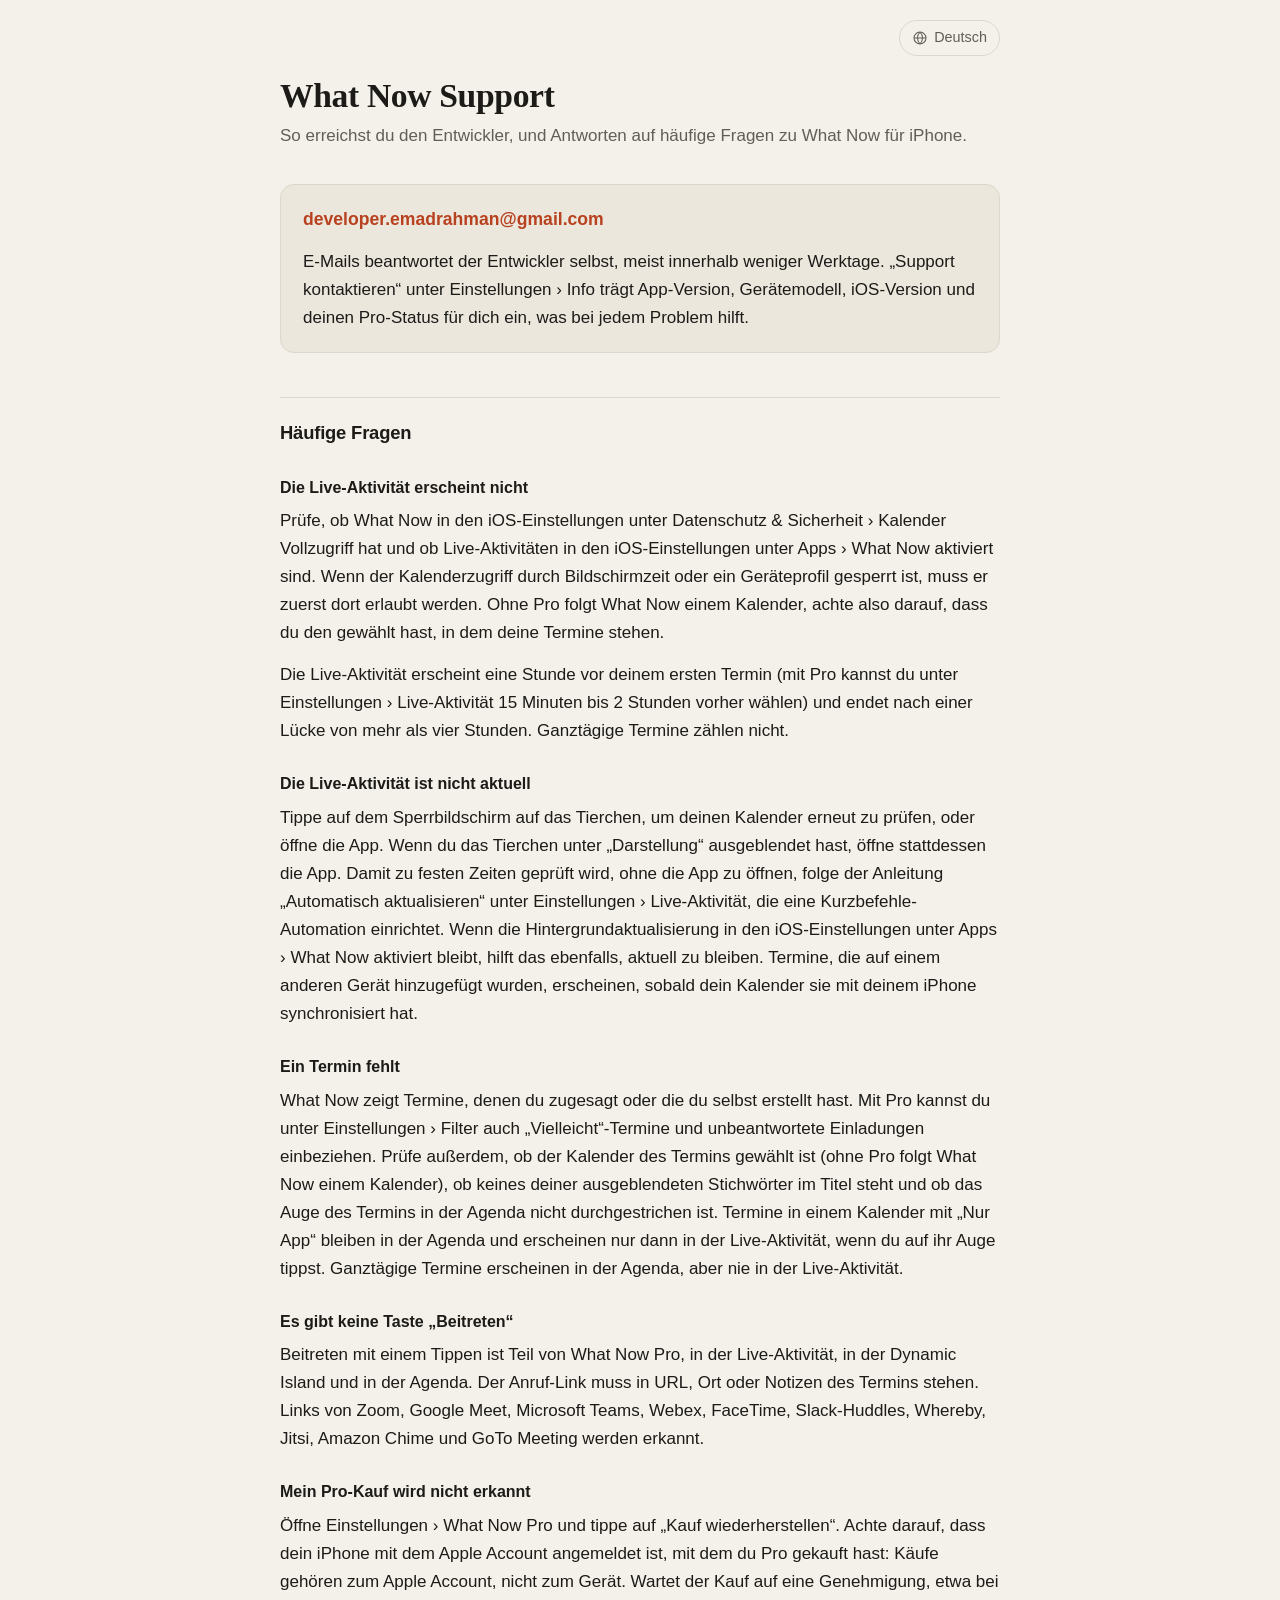
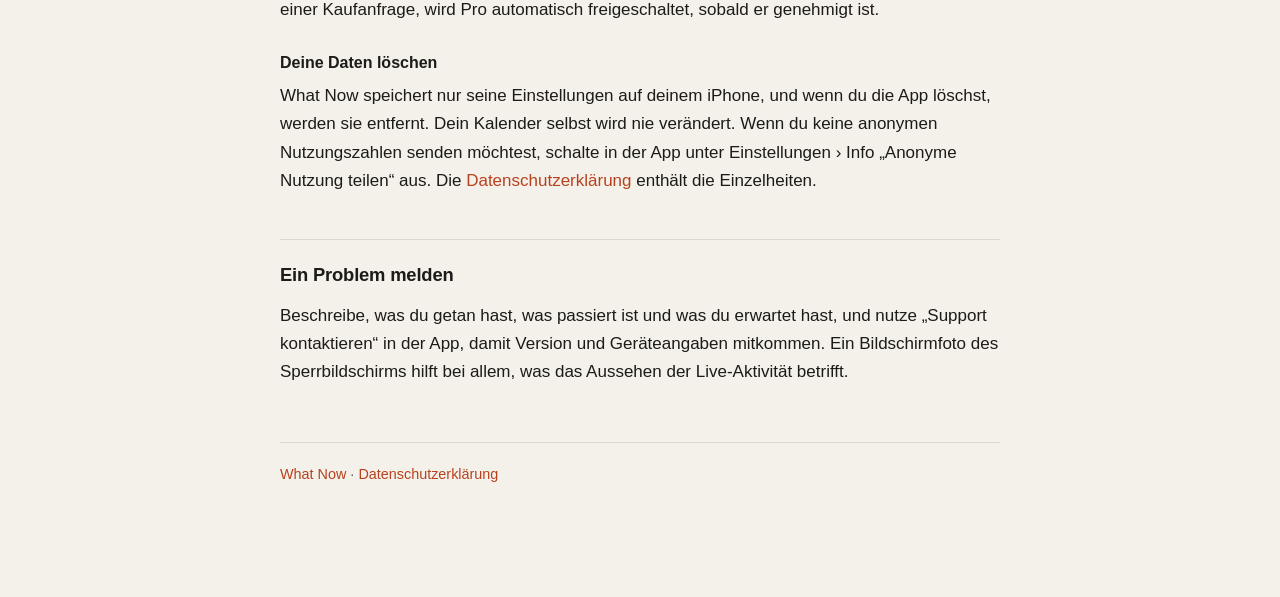
<file: de/support.html>
<!doctype html>
<html lang="de">
<head>
<meta charset="utf-8">
<meta name="viewport" content="width=device-width, initial-scale=1">
<title>Support — What Now</title>
<link rel="stylesheet" href="../style.css">
<link rel="alternate" hreflang="en" href="https://emadrahman.github.io/whatnow-site/support.html">
<link rel="alternate" hreflang="de" href="https://emadrahman.github.io/whatnow-site/de/support.html">
<link rel="alternate" hreflang="ja" href="https://emadrahman.github.io/whatnow-site/ja/support.html">
<link rel="alternate" hreflang="x-default" href="https://emadrahman.github.io/whatnow-site/support.html">
<script src="../lang.js"></script>
</head>
<body>
<main>

<div class="topbar">
  <details class="lang">
    <summary aria-label="Sprache: Deutsch"><svg viewBox="0 0 24 24" fill="none" stroke="currentColor" stroke-width="1.6" aria-hidden="true"><circle cx="12" cy="12" r="9"/><path d="M3 12h18M12 3c2.5 2.6 3.8 5.6 3.8 9s-1.3 6.4-3.8 9M12 3c-2.5 2.6-3.8 5.6-3.8 9s1.3 6.4 3.8 9"/></svg><span>Deutsch</span></summary>
    <ul>
      <li><a href="../support.html" hreflang="en" lang="en" data-lang="en">English</a></li>
      <li><a href="../de/support.html" hreflang="de" lang="de" data-lang="de" aria-current="page">Deutsch</a></li>
      <li><a href="../ja/support.html" hreflang="ja" lang="ja" data-lang="ja">日本語</a></li>
    </ul>
  </details>
</div>

<h1>What Now Support</h1>
<p class="lede">So erreichst du den Entwickler, und Antworten auf häufige Fragen zu What Now für iPhone.</p>

<div class="box">
  <p class="email"><a href="mailto:developer.emadrahman@gmail.com">developer.emadrahman@gmail.com</a></p>
  <p>E-Mails beantwortet der Entwickler selbst, meist innerhalb weniger Werktage. „Support kontaktieren“ unter Einstellungen › Info trägt App-Version, Gerätemodell, iOS-Version und deinen Pro-Status für dich ein, was bei jedem Problem hilft.</p>
</div>

<h2>Häufige Fragen</h2>

<h3>Die Live-Aktivität erscheint nicht</h3>
<p>Prüfe, ob What Now in den iOS-Einstellungen unter Datenschutz &amp; Sicherheit › Kalender Vollzugriff hat und ob Live-Aktivitäten in den iOS-Einstellungen unter Apps › What Now aktiviert sind. Wenn der Kalenderzugriff durch Bildschirmzeit oder ein Geräteprofil gesperrt ist, muss er zuerst dort erlaubt werden. Ohne Pro folgt What Now einem Kalender, achte also darauf, dass du den gewählt hast, in dem deine Termine stehen.</p>
<p>Die Live-Aktivität erscheint eine Stunde vor deinem ersten Termin (mit Pro kannst du unter Einstellungen › Live-Aktivität 15 Minuten bis 2 Stunden vorher wählen) und endet nach einer Lücke von mehr als vier Stunden. Ganztägige Termine zählen nicht.</p>

<h3>Die Live-Aktivität ist nicht aktuell</h3>
<p>Tippe auf dem Sperrbildschirm auf das Tierchen, um deinen Kalender erneut zu prüfen, oder öffne die App. Wenn du das Tierchen unter „Darstellung“ ausgeblendet hast, öffne stattdessen die App. Damit zu festen Zeiten geprüft wird, ohne die App zu öffnen, folge der Anleitung „Automatisch aktualisieren“ unter Einstellungen › Live-Aktivität, die eine Kurzbefehle-Automation einrichtet. Wenn die Hintergrundaktualisierung in den iOS-Einstellungen unter Apps › What Now aktiviert bleibt, hilft das ebenfalls, aktuell zu bleiben. Termine, die auf einem anderen Gerät hinzugefügt wurden, erscheinen, sobald dein Kalender sie mit deinem iPhone synchronisiert hat.</p>

<h3>Ein Termin fehlt</h3>
<p>What Now zeigt Termine, denen du zugesagt oder die du selbst erstellt hast. Mit Pro kannst du unter Einstellungen › Filter auch „Vielleicht“-Termine und unbeantwortete Einladungen einbeziehen. Prüfe außerdem, ob der Kalender des Termins gewählt ist (ohne Pro folgt What Now einem Kalender), ob keines deiner ausgeblendeten Stichwörter im Titel steht und ob das Auge des Termins in der Agenda nicht durchgestrichen ist. Termine in einem Kalender mit „Nur App“ bleiben in der Agenda und erscheinen nur dann in der Live-Aktivität, wenn du auf ihr Auge tippst. Ganztägige Termine erscheinen in der Agenda, aber nie in der Live-Aktivität.</p>

<h3>Es gibt keine Taste „Beitreten“</h3>
<p>Beitreten mit einem Tippen ist Teil von What Now Pro, in der Live-Aktivität, in der Dynamic Island und in der Agenda. Der Anruf-Link muss in URL, Ort oder Notizen des Termins stehen. Links von Zoom, Google Meet, Microsoft Teams, Webex, FaceTime, Slack-Huddles, Whereby, Jitsi, Amazon Chime und GoTo Meeting werden erkannt.</p>

<h3>Mein Pro-Kauf wird nicht erkannt</h3>
<p>Öffne Einstellungen › What Now Pro und tippe auf „Kauf wiederherstellen“. Achte darauf, dass dein iPhone mit dem Apple Account angemeldet ist, mit dem du Pro gekauft hast: Käufe gehören zum Apple Account, nicht zum Gerät. Wartet der Kauf auf eine Genehmigung, etwa bei einer Kaufanfrage, wird Pro automatisch freigeschaltet, sobald er genehmigt ist.</p>

<h3>Deine Daten löschen</h3>
<p>What Now speichert nur seine Einstellungen auf deinem iPhone, und wenn du die App löschst, werden sie entfernt. Dein Kalender selbst wird nie verändert. Wenn du keine anonymen Nutzungszahlen senden möchtest, schalte in der App unter Einstellungen › Info „Anonyme Nutzung teilen“ aus. Die <a href="./privacy.html">Datenschutzerklärung</a> enthält die Einzelheiten.</p>

<h2>Ein Problem melden</h2>
<p>Beschreibe, was du getan hast, was passiert ist und was du erwartet hast, und nutze „Support kontaktieren“ in der App, damit Version und Geräteangaben mitkommen. Ein Bildschirmfoto des Sperrbildschirms hilft bei allem, was das Aussehen der Live-Aktivität betrifft.</p>

<footer>
  <p><a href="./index.html">What Now</a> · <a href="./privacy.html">Datenschutzerklärung</a></p>
</footer>

</main>
</body>
</html>
</file>
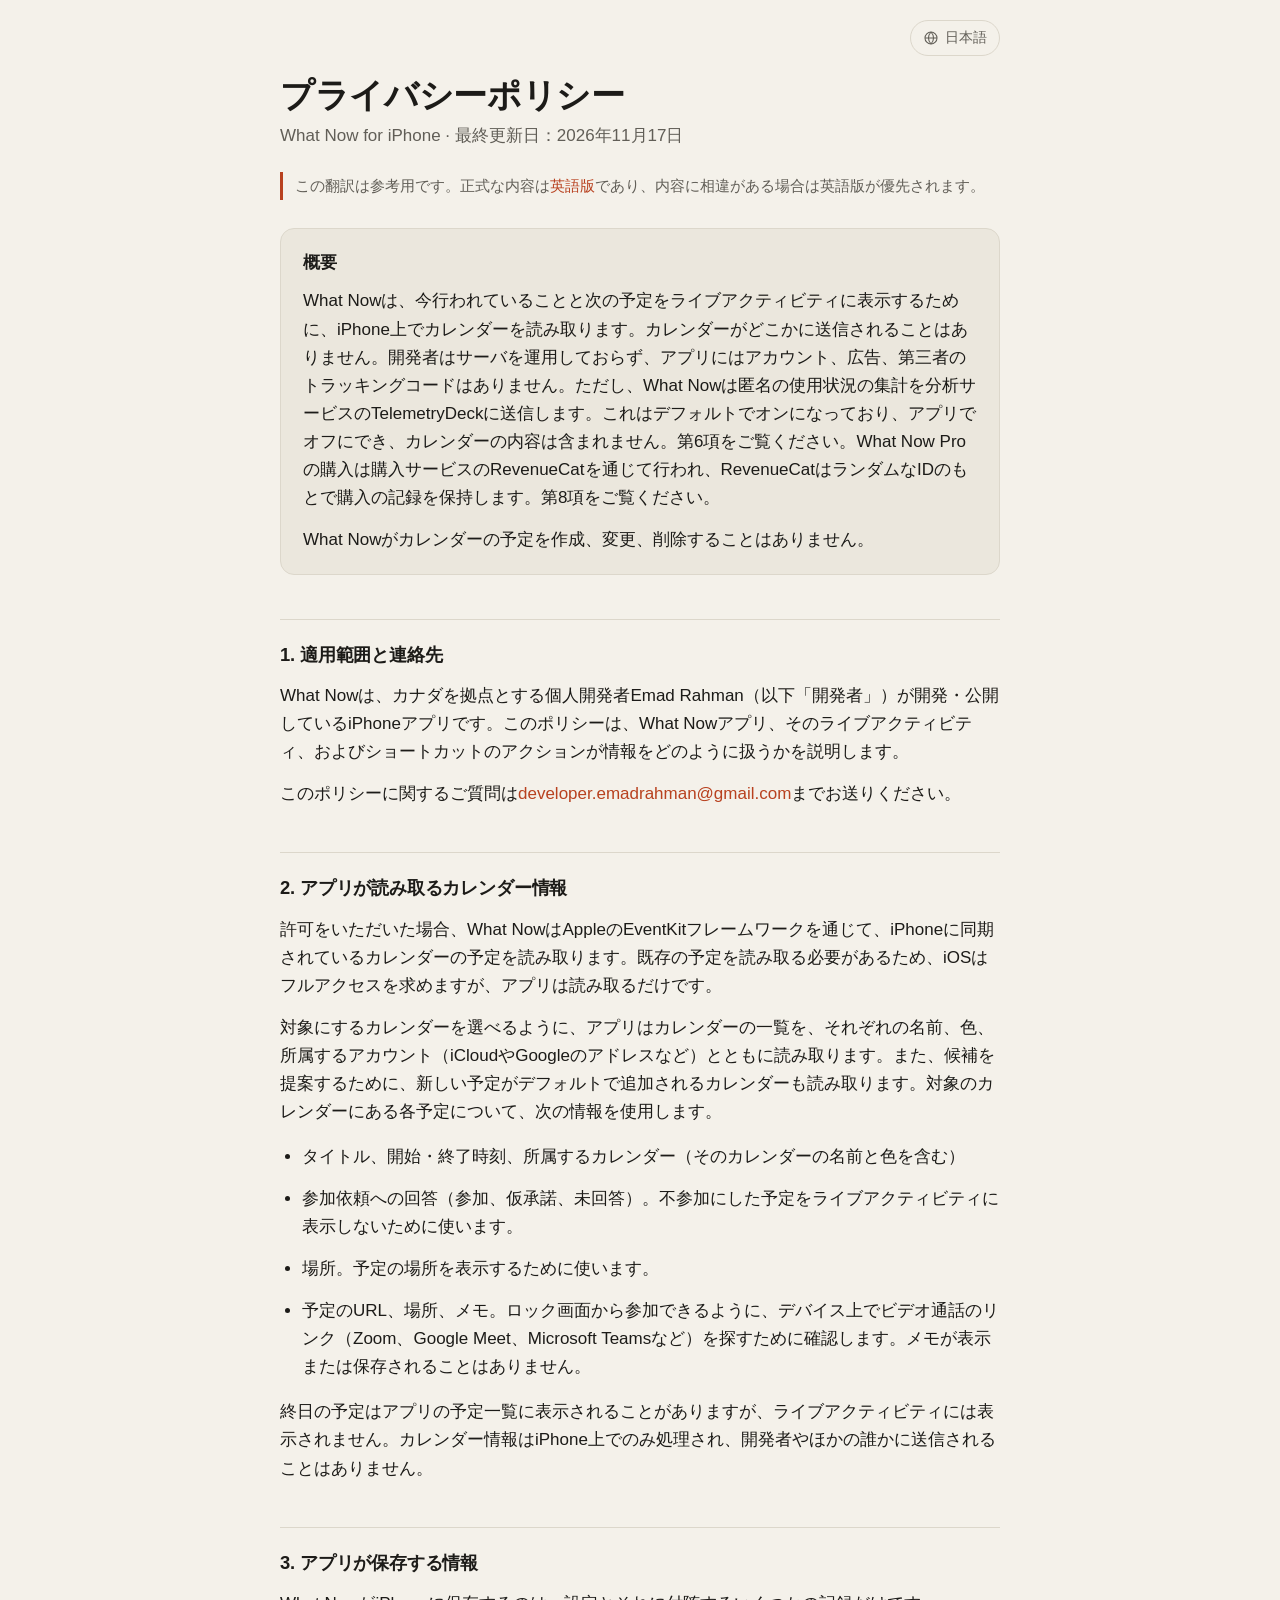
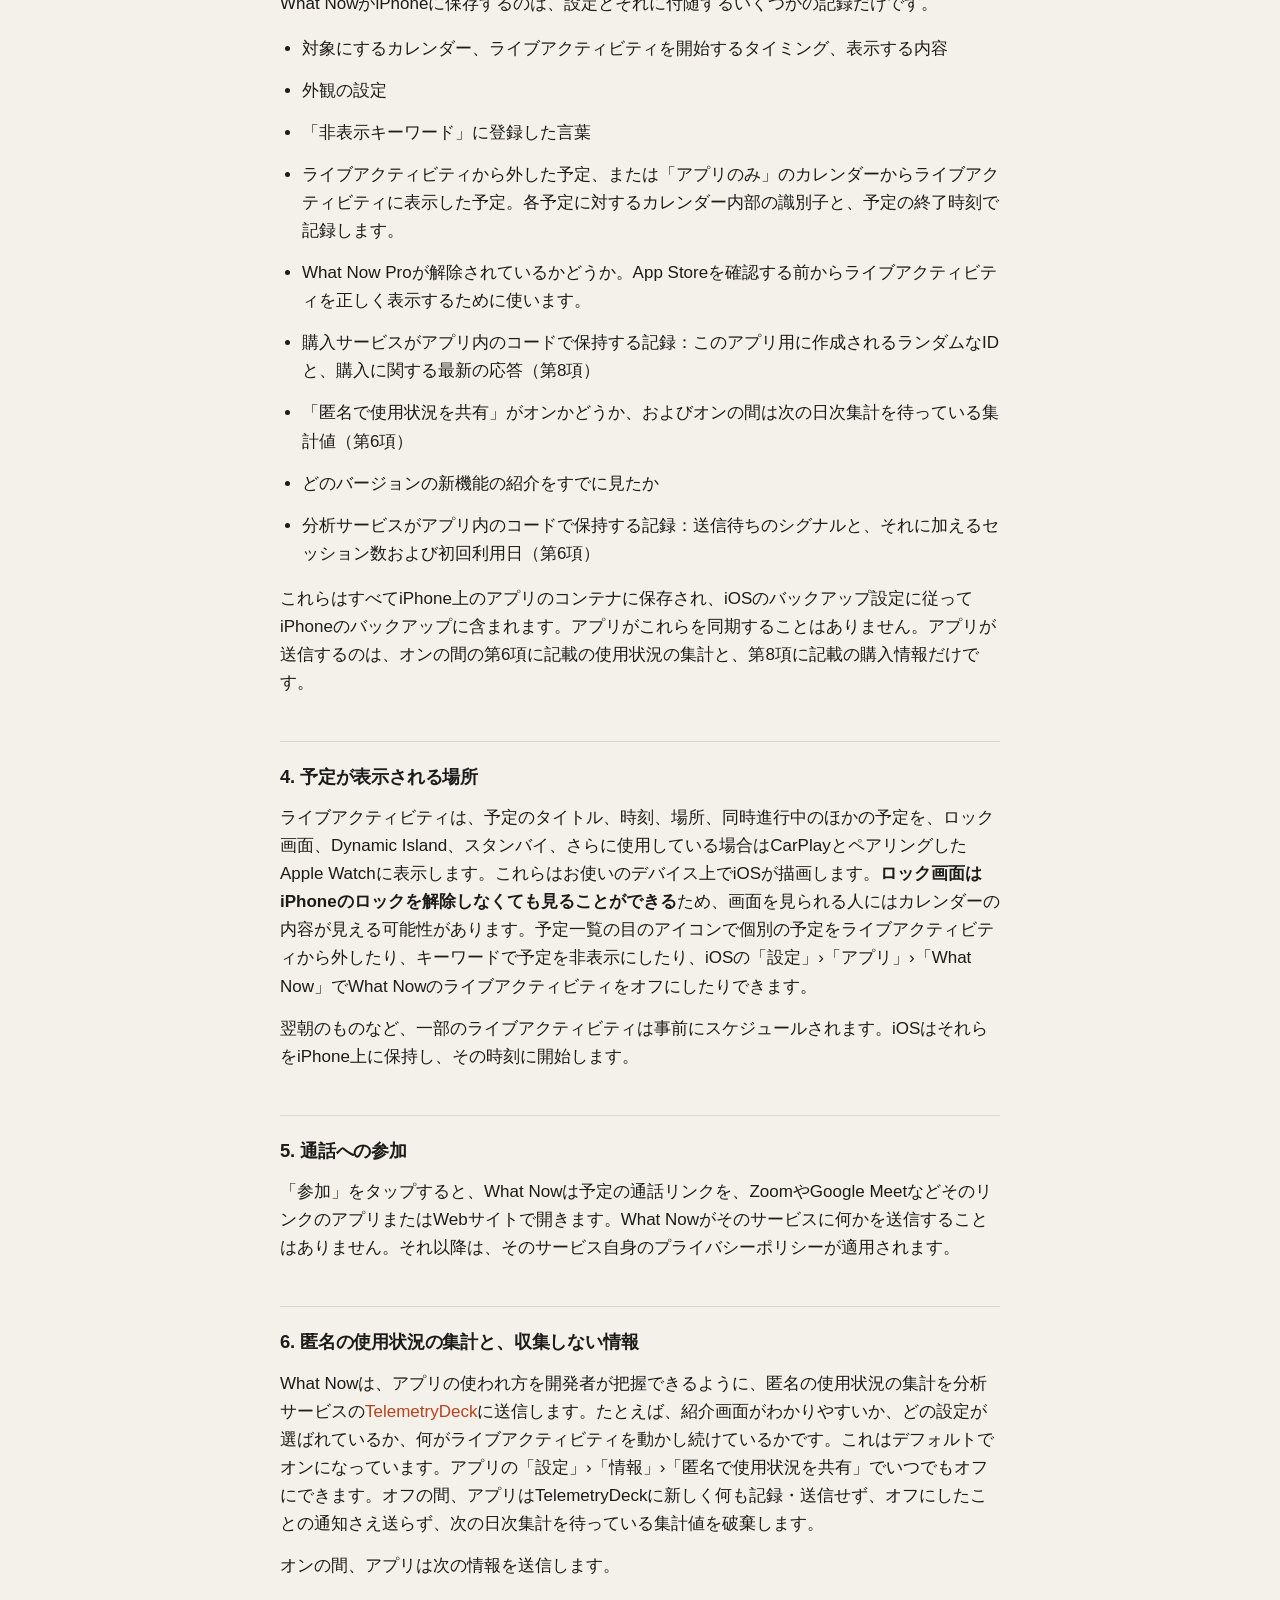
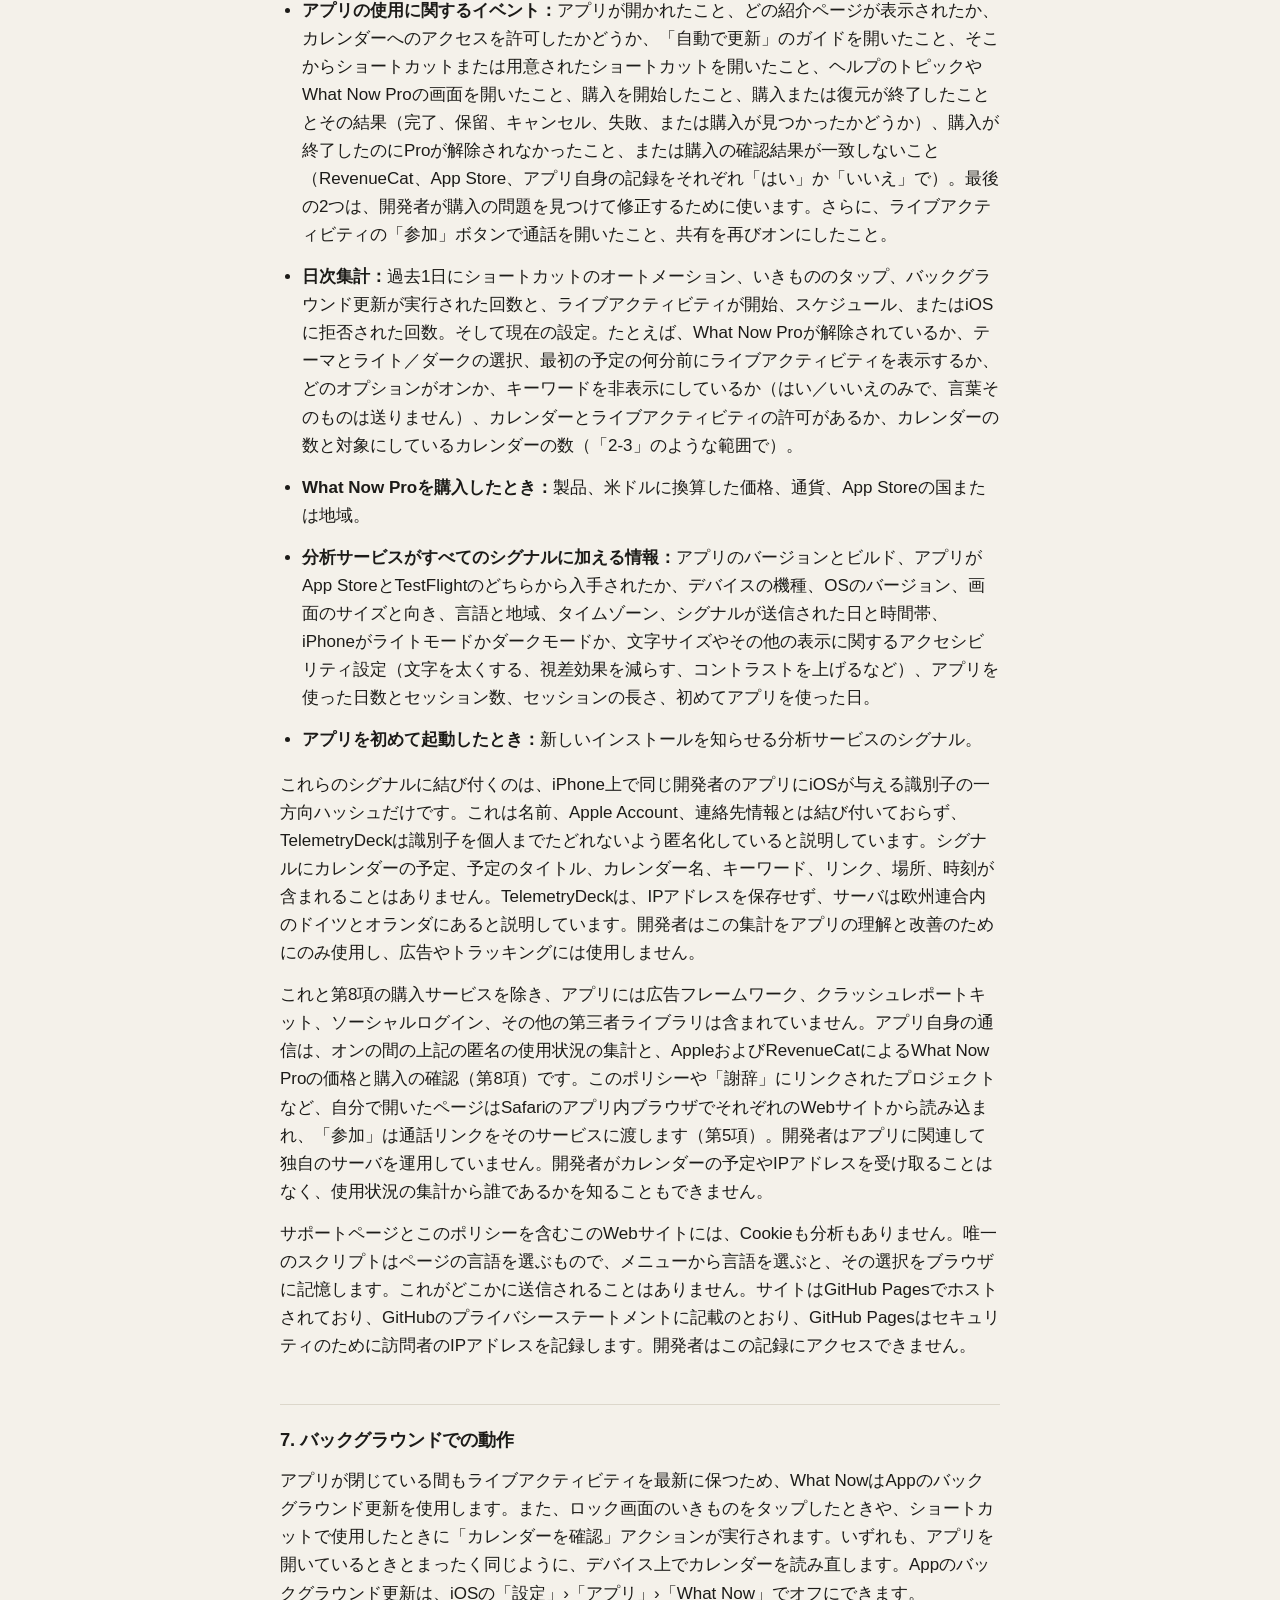
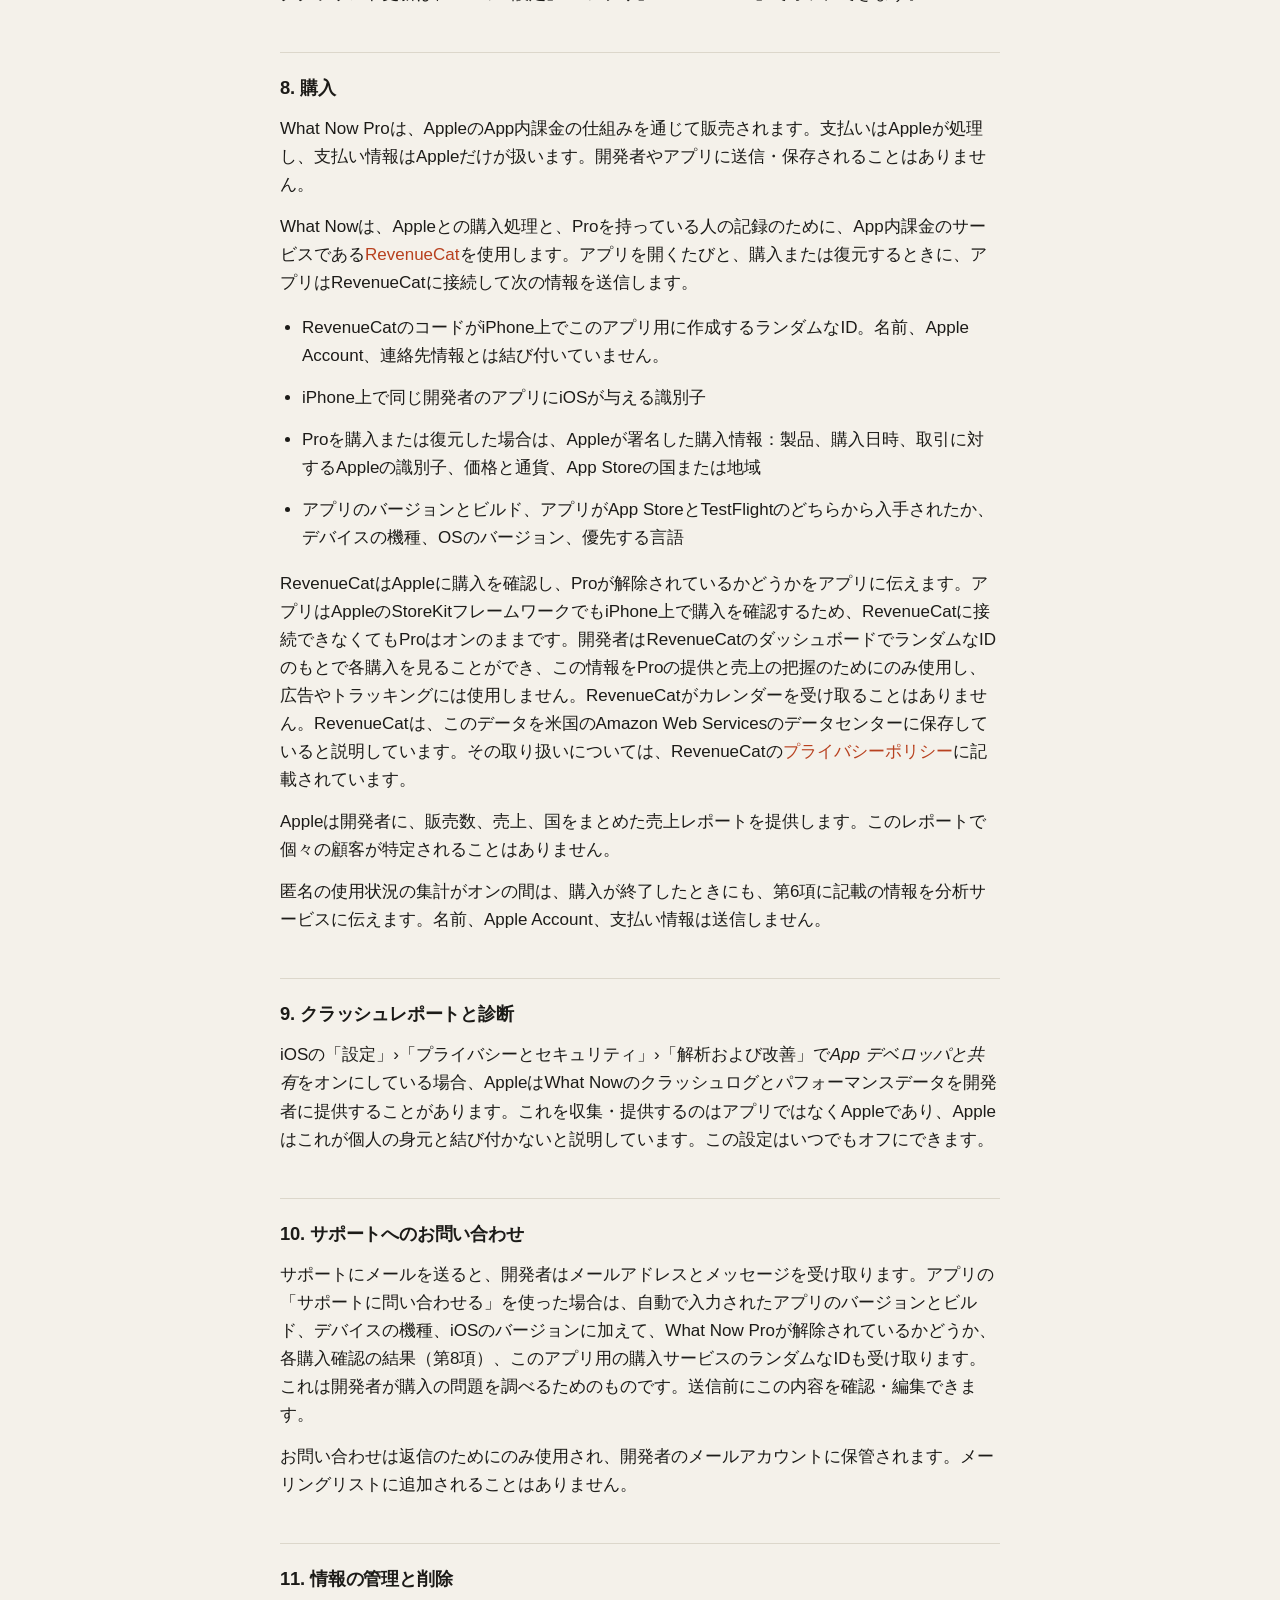
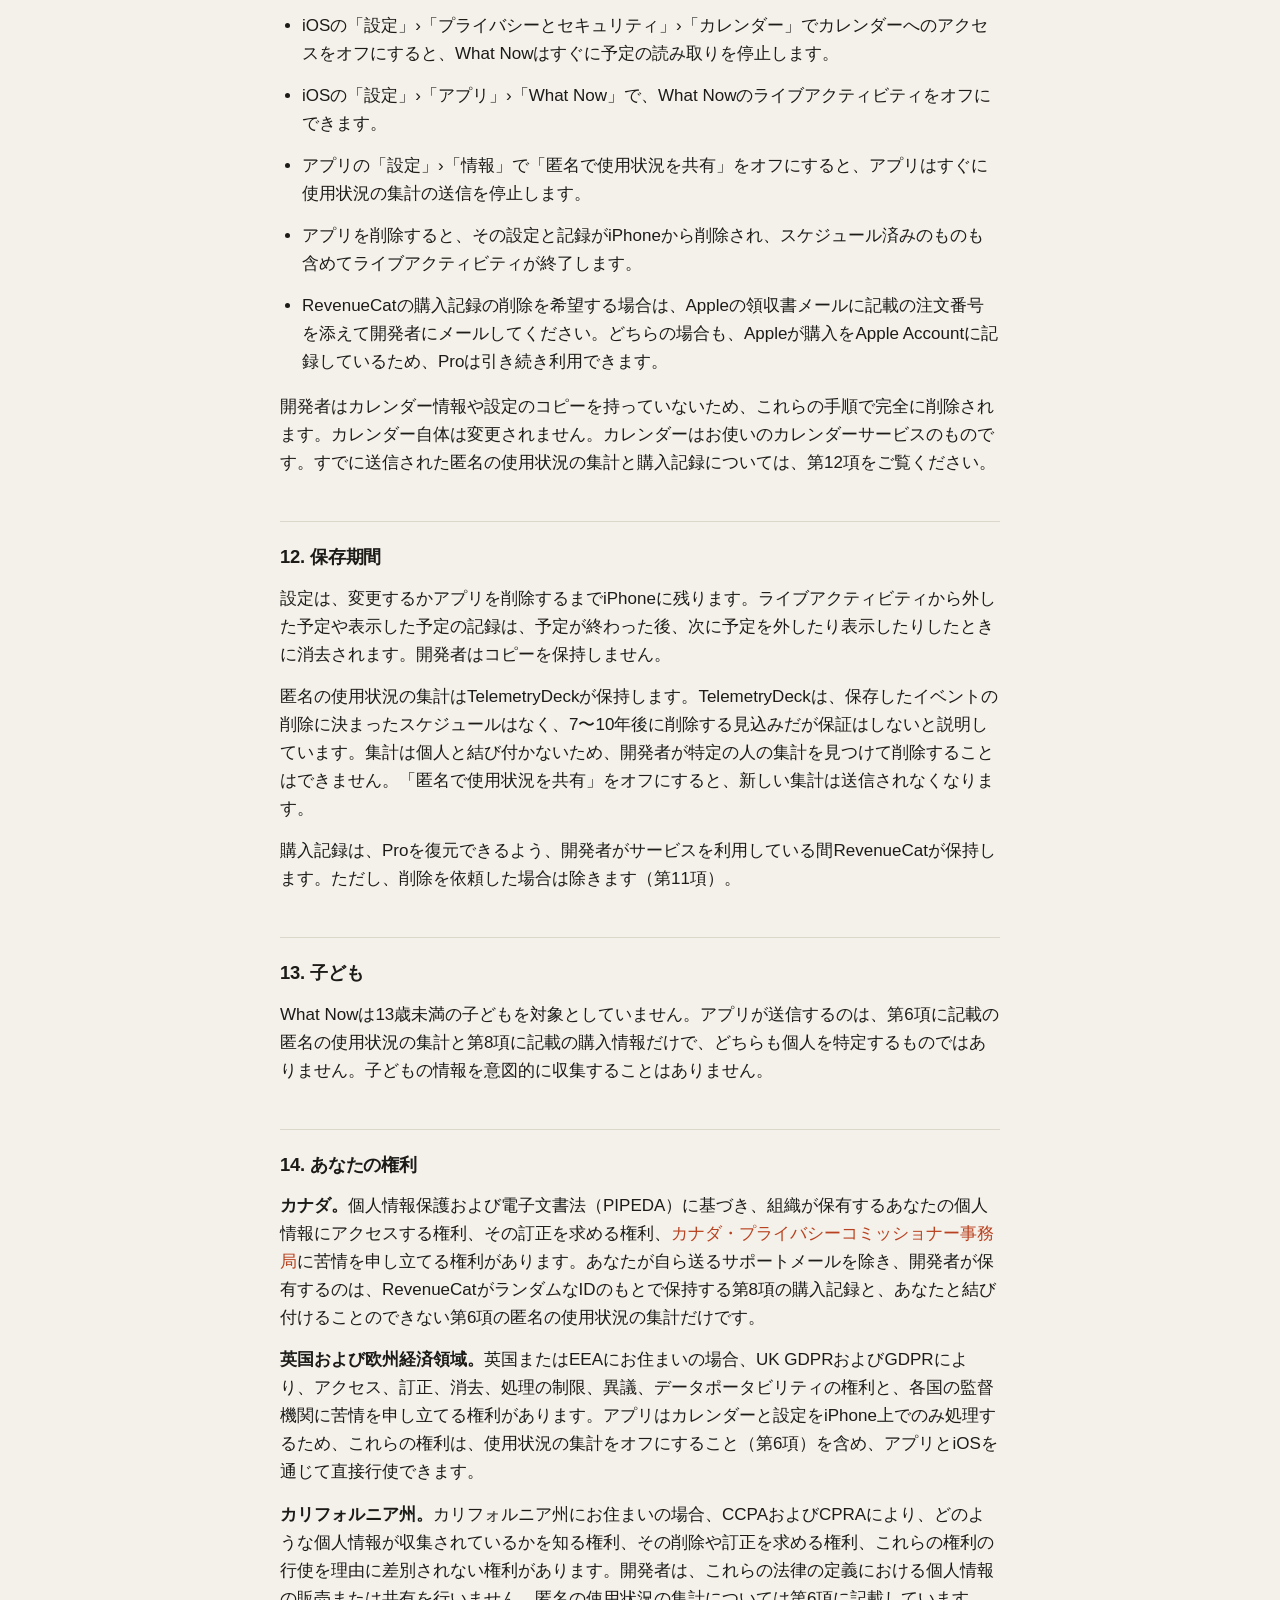
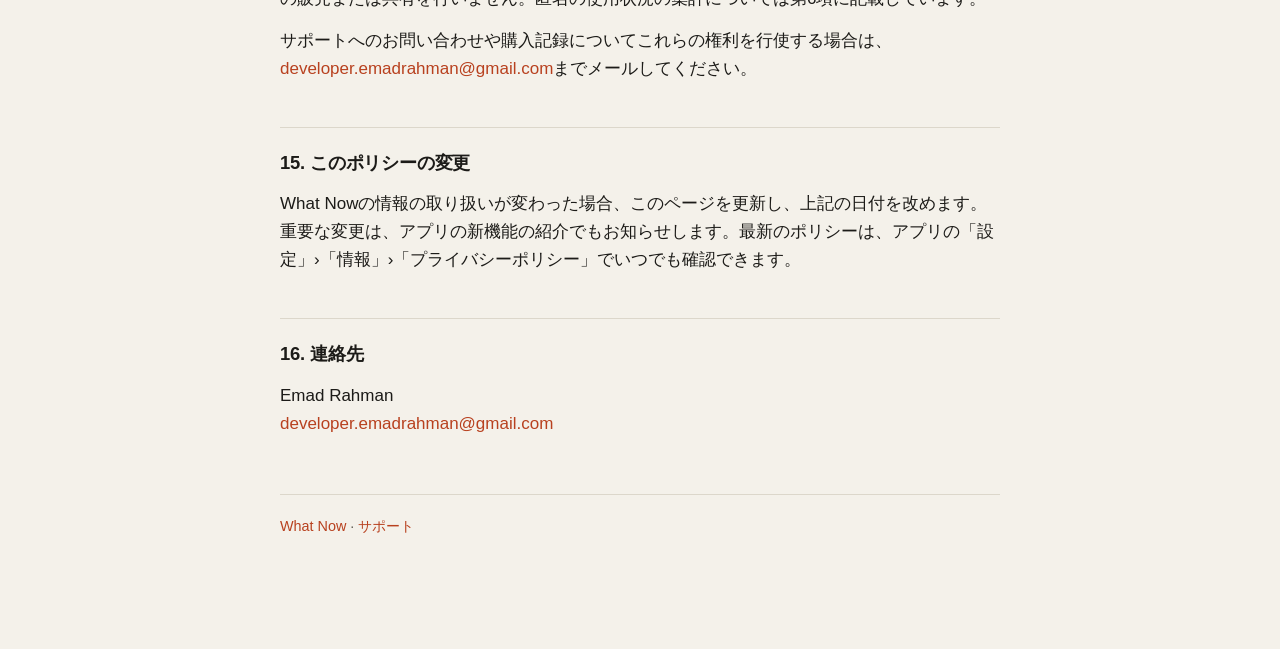
<file: ja/privacy.html>
<!doctype html>
<html lang="ja">
<head>
<meta charset="utf-8">
<meta name="viewport" content="width=device-width, initial-scale=1">
<title>プライバシーポリシー — What Now</title>
<link rel="stylesheet" href="../style.css">
<link rel="alternate" hreflang="en" href="https://emadrahman.github.io/whatnow-site/privacy.html">
<link rel="alternate" hreflang="de" href="https://emadrahman.github.io/whatnow-site/de/privacy.html">
<link rel="alternate" hreflang="ja" href="https://emadrahman.github.io/whatnow-site/ja/privacy.html">
<link rel="alternate" hreflang="x-default" href="https://emadrahman.github.io/whatnow-site/privacy.html">
<script src="../lang.js"></script>
</head>
<body>
<main>

<div class="topbar">
  <details class="lang">
    <summary aria-label="言語: 日本語"><svg viewBox="0 0 24 24" fill="none" stroke="currentColor" stroke-width="1.6" aria-hidden="true"><circle cx="12" cy="12" r="9"/><path d="M3 12h18M12 3c2.5 2.6 3.8 5.6 3.8 9s-1.3 6.4-3.8 9M12 3c-2.5 2.6-3.8 5.6-3.8 9s1.3 6.4 3.8 9"/></svg><span>日本語</span></summary>
    <ul>
      <li><a href="../privacy.html" hreflang="en" lang="en" data-lang="en">English</a></li>
      <li><a href="../de/privacy.html" hreflang="de" lang="de" data-lang="de">Deutsch</a></li>
      <li><a href="../ja/privacy.html" hreflang="ja" lang="ja" data-lang="ja" aria-current="page">日本語</a></li>
    </ul>
  </details>
</div>

<h1>プライバシーポリシー</h1>
<p class="updated">What Now for iPhone · 最終更新日：2026年11月17日</p>
<p class="notice">この翻訳は参考用です。正式な内容は<a href="../privacy.html" hreflang="en" data-lang="en">英語版</a>であり、内容に相違がある場合は英語版が優先されます。</p>

<div class="box">
  <strong>概要</strong>
  <p>What Nowは、今行われていることと次の予定をライブアクティビティに表示するために、iPhone上でカレンダーを読み取ります。カレンダーがどこかに送信されることはありません。開発者はサーバを運用しておらず、アプリにはアカウント、広告、第三者のトラッキングコードはありません。ただし、What Nowは匿名の使用状況の集計を分析サービスのTelemetryDeckに送信します。これはデフォルトでオンになっており、アプリでオフにでき、カレンダーの内容は含まれません。第6項をご覧ください。What Now Proの購入は購入サービスのRevenueCatを通じて行われ、RevenueCatはランダムなIDのもとで購入の記録を保持します。第8項をご覧ください。</p>
  <p>What Nowがカレンダーの予定を作成、変更、削除することはありません。</p>
</div>

<h2>1. 適用範囲と連絡先</h2>
<p>What Nowは、カナダを拠点とする個人開発者Emad Rahman（以下「開発者」）が開発・公開しているiPhoneアプリです。このポリシーは、What Nowアプリ、そのライブアクティビティ、およびショートカットのアクションが情報をどのように扱うかを説明します。</p>
<p>このポリシーに関するご質問は<a href="mailto:developer.emadrahman@gmail.com">developer.emadrahman@gmail.com</a>までお送りください。</p>

<h2>2. アプリが読み取るカレンダー情報</h2>
<p>許可をいただいた場合、What NowはAppleのEventKitフレームワークを通じて、iPhoneに同期されているカレンダーの予定を読み取ります。既存の予定を読み取る必要があるため、iOSはフルアクセスを求めますが、アプリは読み取るだけです。</p>
<p>対象にするカレンダーを選べるように、アプリはカレンダーの一覧を、それぞれの名前、色、所属するアカウント（iCloudやGoogleのアドレスなど）とともに読み取ります。また、候補を提案するために、新しい予定がデフォルトで追加されるカレンダーも読み取ります。対象のカレンダーにある各予定について、次の情報を使用します。</p>
<ul>
  <li>タイトル、開始・終了時刻、所属するカレンダー（そのカレンダーの名前と色を含む）</li>
  <li>参加依頼への回答（参加、仮承諾、未回答）。不参加にした予定をライブアクティビティに表示しないために使います。</li>
  <li>場所。予定の場所を表示するために使います。</li>
  <li>予定のURL、場所、メモ。ロック画面から参加できるように、デバイス上でビデオ通話のリンク（Zoom、Google Meet、Microsoft Teamsなど）を探すために確認します。メモが表示または保存されることはありません。</li>
</ul>
<p>終日の予定はアプリの予定一覧に表示されることがありますが、ライブアクティビティには表示されません。カレンダー情報はiPhone上でのみ処理され、開発者やほかの誰かに送信されることはありません。</p>

<h2>3. アプリが保存する情報</h2>
<p>What NowがiPhoneに保存するのは、設定とそれに付随するいくつかの記録だけです。</p>
<ul>
  <li>対象にするカレンダー、ライブアクティビティを開始するタイミング、表示する内容</li>
  <li>外観の設定</li>
  <li>「非表示キーワード」に登録した言葉</li>
  <li>ライブアクティビティから外した予定、または「アプリのみ」のカレンダーからライブアクティビティに表示した予定。各予定に対するカレンダー内部の識別子と、予定の終了時刻で記録します。</li>
  <li>What Now Proが解除されているかどうか。App Storeを確認する前からライブアクティビティを正しく表示するために使います。</li>
  <li>購入サービスがアプリ内のコードで保持する記録：このアプリ用に作成されるランダムなIDと、購入に関する最新の応答（第8項）</li>
  <li>「匿名で使用状況を共有」がオンかどうか、およびオンの間は次の日次集計を待っている集計値（第6項）</li>
  <li>どのバージョンの新機能の紹介をすでに見たか</li>
  <li>分析サービスがアプリ内のコードで保持する記録：送信待ちのシグナルと、それに加えるセッション数および初回利用日（第6項）</li>
</ul>
<p>これらはすべてiPhone上のアプリのコンテナに保存され、iOSのバックアップ設定に従ってiPhoneのバックアップに含まれます。アプリがこれらを同期することはありません。アプリが送信するのは、オンの間の第6項に記載の使用状況の集計と、第8項に記載の購入情報だけです。</p>

<h2>4. 予定が表示される場所</h2>
<p>ライブアクティビティは、予定のタイトル、時刻、場所、同時進行中のほかの予定を、ロック画面、Dynamic Island、スタンバイ、さらに使用している場合はCarPlayとペアリングしたApple Watchに表示します。これらはお使いのデバイス上でiOSが描画します。<strong>ロック画面はiPhoneのロックを解除しなくても見ることができる</strong>ため、画面を見られる人にはカレンダーの内容が見える可能性があります。予定一覧の目のアイコンで個別の予定をライブアクティビティから外したり、キーワードで予定を非表示にしたり、iOSの「設定」›「アプリ」›「What Now」でWhat Nowのライブアクティビティをオフにしたりできます。</p>
<p>翌朝のものなど、一部のライブアクティビティは事前にスケジュールされます。iOSはそれらをiPhone上に保持し、その時刻に開始します。</p>

<h2>5. 通話への参加</h2>
<p>「参加」をタップすると、What Nowは予定の通話リンクを、ZoomやGoogle MeetなどそのリンクのアプリまたはWebサイトで開きます。What Nowがそのサービスに何かを送信することはありません。それ以降は、そのサービス自身のプライバシーポリシーが適用されます。</p>

<h2>6. 匿名の使用状況の集計と、収集しない情報</h2>
<p>What Nowは、アプリの使われ方を開発者が把握できるように、匿名の使用状況の集計を分析サービスの<a href="https://telemetrydeck.com">TelemetryDeck</a>に送信します。たとえば、紹介画面がわかりやすいか、どの設定が選ばれているか、何がライブアクティビティを動かし続けているかです。これはデフォルトでオンになっています。アプリの「設定」›「情報」›「匿名で使用状況を共有」でいつでもオフにできます。オフの間、アプリはTelemetryDeckに新しく何も記録・送信せず、オフにしたことの通知さえ送らず、次の日次集計を待っている集計値を破棄します。</p>
<p>オンの間、アプリは次の情報を送信します。</p>
<ul>
  <li><strong>アプリの使用に関するイベント：</strong>アプリが開かれたこと、どの紹介ページが表示されたか、カレンダーへのアクセスを許可したかどうか、「自動で更新」のガイドを開いたこと、そこからショートカットまたは用意されたショートカットを開いたこと、ヘルプのトピックやWhat Now Proの画面を開いたこと、購入を開始したこと、購入または復元が終了したこととその結果（完了、保留、キャンセル、失敗、または購入が見つかったかどうか）、購入が終了したのにProが解除されなかったこと、または購入の確認結果が一致しないこと（RevenueCat、App Store、アプリ自身の記録をそれぞれ「はい」か「いいえ」で）。最後の2つは、開発者が購入の問題を見つけて修正するために使います。さらに、ライブアクティビティの「参加」ボタンで通話を開いたこと、共有を再びオンにしたこと。</li>
  <li><strong>日次集計：</strong>過去1日にショートカットのオートメーション、いきもののタップ、バックグラウンド更新が実行された回数と、ライブアクティビティが開始、スケジュール、またはiOSに拒否された回数。そして現在の設定。たとえば、What Now Proが解除されているか、テーマとライト／ダークの選択、最初の予定の何分前にライブアクティビティを表示するか、どのオプションがオンか、キーワードを非表示にしているか（はい／いいえのみで、言葉そのものは送りません）、カレンダーとライブアクティビティの許可があるか、カレンダーの数と対象にしているカレンダーの数（「2-3」のような範囲で）。</li>
  <li><strong>What Now Proを購入したとき：</strong>製品、米ドルに換算した価格、通貨、App Storeの国または地域。</li>
  <li><strong>分析サービスがすべてのシグナルに加える情報：</strong>アプリのバージョンとビルド、アプリがApp StoreとTestFlightのどちらから入手されたか、デバイスの機種、OSのバージョン、画面のサイズと向き、言語と地域、タイムゾーン、シグナルが送信された日と時間帯、iPhoneがライトモードかダークモードか、文字サイズやその他の表示に関するアクセシビリティ設定（文字を太くする、視差効果を減らす、コントラストを上げるなど）、アプリを使った日数とセッション数、セッションの長さ、初めてアプリを使った日。</li>
  <li><strong>アプリを初めて起動したとき：</strong>新しいインストールを知らせる分析サービスのシグナル。</li>
</ul>
<p>これらのシグナルに結び付くのは、iPhone上で同じ開発者のアプリにiOSが与える識別子の一方向ハッシュだけです。これは名前、Apple Account、連絡先情報とは結び付いておらず、TelemetryDeckは識別子を個人までたどれないよう匿名化していると説明しています。シグナルにカレンダーの予定、予定のタイトル、カレンダー名、キーワード、リンク、場所、時刻が含まれることはありません。TelemetryDeckは、IPアドレスを保存せず、サーバは欧州連合内のドイツとオランダにあると説明しています。開発者はこの集計をアプリの理解と改善のためにのみ使用し、広告やトラッキングには使用しません。</p>
<p>これと第8項の購入サービスを除き、アプリには広告フレームワーク、クラッシュレポートキット、ソーシャルログイン、その他の第三者ライブラリは含まれていません。アプリ自身の通信は、オンの間の上記の匿名の使用状況の集計と、AppleおよびRevenueCatによるWhat Now Proの価格と購入の確認（第8項）です。このポリシーや「謝辞」にリンクされたプロジェクトなど、自分で開いたページはSafariのアプリ内ブラウザでそれぞれのWebサイトから読み込まれ、「参加」は通話リンクをそのサービスに渡します（第5項）。開発者はアプリに関連して独自のサーバを運用していません。開発者がカレンダーの予定やIPアドレスを受け取ることはなく、使用状況の集計から誰であるかを知ることもできません。</p>
<p>サポートページとこのポリシーを含むこのWebサイトには、Cookieも分析もありません。唯一のスクリプトはページの言語を選ぶもので、メニューから言語を選ぶと、その選択をブラウザに記憶します。これがどこかに送信されることはありません。サイトはGitHub Pagesでホストされており、GitHubのプライバシーステートメントに記載のとおり、GitHub Pagesはセキュリティのために訪問者のIPアドレスを記録します。開発者はこの記録にアクセスできません。</p>

<h2>7. バックグラウンドでの動作</h2>
<p>アプリが閉じている間もライブアクティビティを最新に保つため、What NowはAppのバックグラウンド更新を使用します。また、ロック画面のいきものをタップしたときや、ショートカットで使用したときに「カレンダーを確認」アクションが実行されます。いずれも、アプリを開いているときとまったく同じように、デバイス上でカレンダーを読み直します。Appのバックグラウンド更新は、iOSの「設定」›「アプリ」›「What Now」でオフにできます。</p>

<h2>8. 購入</h2>
<p>What Now Proは、AppleのApp内課金の仕組みを通じて販売されます。支払いはAppleが処理し、支払い情報はAppleだけが扱います。開発者やアプリに送信・保存されることはありません。</p>
<p>What Nowは、Appleとの購入処理と、Proを持っている人の記録のために、App内課金のサービスである<a href="https://www.revenuecat.com">RevenueCat</a>を使用します。アプリを開くたびと、購入または復元するときに、アプリはRevenueCatに接続して次の情報を送信します。</p>
<ul>
  <li>RevenueCatのコードがiPhone上でこのアプリ用に作成するランダムなID。名前、Apple Account、連絡先情報とは結び付いていません。</li>
  <li>iPhone上で同じ開発者のアプリにiOSが与える識別子</li>
  <li>Proを購入または復元した場合は、Appleが署名した購入情報：製品、購入日時、取引に対するAppleの識別子、価格と通貨、App Storeの国または地域</li>
  <li>アプリのバージョンとビルド、アプリがApp StoreとTestFlightのどちらから入手されたか、デバイスの機種、OSのバージョン、優先する言語</li>
</ul>
<p>RevenueCatはAppleに購入を確認し、Proが解除されているかどうかをアプリに伝えます。アプリはAppleのStoreKitフレームワークでもiPhone上で購入を確認するため、RevenueCatに接続できなくてもProはオンのままです。開発者はRevenueCatのダッシュボードでランダムなIDのもとで各購入を見ることができ、この情報をProの提供と売上の把握のためにのみ使用し、広告やトラッキングには使用しません。RevenueCatがカレンダーを受け取ることはありません。RevenueCatは、このデータを米国のAmazon Web Servicesのデータセンターに保存していると説明しています。その取り扱いについては、RevenueCatの<a href="https://www.revenuecat.com/privacy">プライバシーポリシー</a>に記載されています。</p>
<p>Appleは開発者に、販売数、売上、国をまとめた売上レポートを提供します。このレポートで個々の顧客が特定されることはありません。</p>
<p>匿名の使用状況の集計がオンの間は、購入が終了したときにも、第6項に記載の情報を分析サービスに伝えます。名前、Apple Account、支払い情報は送信しません。</p>

<h2>9. クラッシュレポートと診断</h2>
<p>iOSの「設定」›「プライバシーとセキュリティ」›「解析および改善」で<em>App デベロッパと共有</em>をオンにしている場合、AppleはWhat Nowのクラッシュログとパフォーマンスデータを開発者に提供することがあります。これを収集・提供するのはアプリではなくAppleであり、Appleはこれが個人の身元と結び付かないと説明しています。この設定はいつでもオフにできます。</p>

<h2>10. サポートへのお問い合わせ</h2>
<p>サポートにメールを送ると、開発者はメールアドレスとメッセージを受け取ります。アプリの「サポートに問い合わせる」を使った場合は、自動で入力されたアプリのバージョンとビルド、デバイスの機種、iOSのバージョンに加えて、What Now Proが解除されているかどうか、各購入確認の結果（第8項）、このアプリ用の購入サービスのランダムなIDも受け取ります。これは開発者が購入の問題を調べるためのものです。送信前にこの内容を確認・編集できます。</p>
<p>お問い合わせは返信のためにのみ使用され、開発者のメールアカウントに保管されます。メーリングリストに追加されることはありません。</p>

<h2>11. 情報の管理と削除</h2>
<ul>
  <li>iOSの「設定」›「プライバシーとセキュリティ」›「カレンダー」でカレンダーへのアクセスをオフにすると、What Nowはすぐに予定の読み取りを停止します。</li>
  <li>iOSの「設定」›「アプリ」›「What Now」で、What Nowのライブアクティビティをオフにできます。</li>
  <li>アプリの「設定」›「情報」で「匿名で使用状況を共有」をオフにすると、アプリはすぐに使用状況の集計の送信を停止します。</li>
  <li>アプリを削除すると、その設定と記録がiPhoneから削除され、スケジュール済みのものも含めてライブアクティビティが終了します。</li>
  <li>RevenueCatの購入記録の削除を希望する場合は、Appleの領収書メールに記載の注文番号を添えて開発者にメールしてください。どちらの場合も、Appleが購入をApple Accountに記録しているため、Proは引き続き利用できます。</li>
</ul>
<p>開発者はカレンダー情報や設定のコピーを持っていないため、これらの手順で完全に削除されます。カレンダー自体は変更されません。カレンダーはお使いのカレンダーサービスのものです。すでに送信された匿名の使用状況の集計と購入記録については、第12項をご覧ください。</p>

<h2>12. 保存期間</h2>
<p>設定は、変更するかアプリを削除するまでiPhoneに残ります。ライブアクティビティから外した予定や表示した予定の記録は、予定が終わった後、次に予定を外したり表示したりしたときに消去されます。開発者はコピーを保持しません。</p>
<p>匿名の使用状況の集計はTelemetryDeckが保持します。TelemetryDeckは、保存したイベントの削除に決まったスケジュールはなく、7〜10年後に削除する見込みだが保証はしないと説明しています。集計は個人と結び付かないため、開発者が特定の人の集計を見つけて削除することはできません。「匿名で使用状況を共有」をオフにすると、新しい集計は送信されなくなります。</p>
<p>購入記録は、Proを復元できるよう、開発者がサービスを利用している間RevenueCatが保持します。ただし、削除を依頼した場合は除きます（第11項）。</p>

<h2>13. 子ども</h2>
<p>What Nowは13歳未満の子どもを対象としていません。アプリが送信するのは、第6項に記載の匿名の使用状況の集計と第8項に記載の購入情報だけで、どちらも個人を特定するものではありません。子どもの情報を意図的に収集することはありません。</p>

<h2>14. あなたの権利</h2>
<p><strong>カナダ。</strong>個人情報保護および電子文書法（PIPEDA）に基づき、組織が保有するあなたの個人情報にアクセスする権利、その訂正を求める権利、<a href="https://www.priv.gc.ca/">カナダ・プライバシーコミッショナー事務局</a>に苦情を申し立てる権利があります。あなたが自ら送るサポートメールを除き、開発者が保有するのは、RevenueCatがランダムなIDのもとで保持する第8項の購入記録と、あなたと結び付けることのできない第6項の匿名の使用状況の集計だけです。</p>
<p><strong>英国および欧州経済領域。</strong>英国またはEEAにお住まいの場合、UK GDPRおよびGDPRにより、アクセス、訂正、消去、処理の制限、異議、データポータビリティの権利と、各国の監督機関に苦情を申し立てる権利があります。アプリはカレンダーと設定をiPhone上でのみ処理するため、これらの権利は、使用状況の集計をオフにすること（第6項）を含め、アプリとiOSを通じて直接行使できます。</p>
<p><strong>カリフォルニア州。</strong>カリフォルニア州にお住まいの場合、CCPAおよびCPRAにより、どのような個人情報が収集されているかを知る権利、その削除や訂正を求める権利、これらの権利の行使を理由に差別されない権利があります。開発者は、これらの法律の定義における個人情報の販売または共有を行いません。匿名の使用状況の集計については第6項に記載しています。</p>
<p>サポートへのお問い合わせや購入記録についてこれらの権利を行使する場合は、<a href="mailto:developer.emadrahman@gmail.com">developer.emadrahman@gmail.com</a>までメールしてください。</p>

<h2>15. このポリシーの変更</h2>
<p>What Nowの情報の取り扱いが変わった場合、このページを更新し、上記の日付を改めます。重要な変更は、アプリの新機能の紹介でもお知らせします。最新のポリシーは、アプリの「設定」›「情報」›「プライバシーポリシー」でいつでも確認できます。</p>

<h2>16. 連絡先</h2>
<p>Emad Rahman<br>
<a href="mailto:developer.emadrahman@gmail.com">developer.emadrahman@gmail.com</a></p>

<footer>
  <p><a href="./index.html">What Now</a> · <a href="./support.html">サポート</a></p>
</footer>

</main>
</body>
</html>
</file>
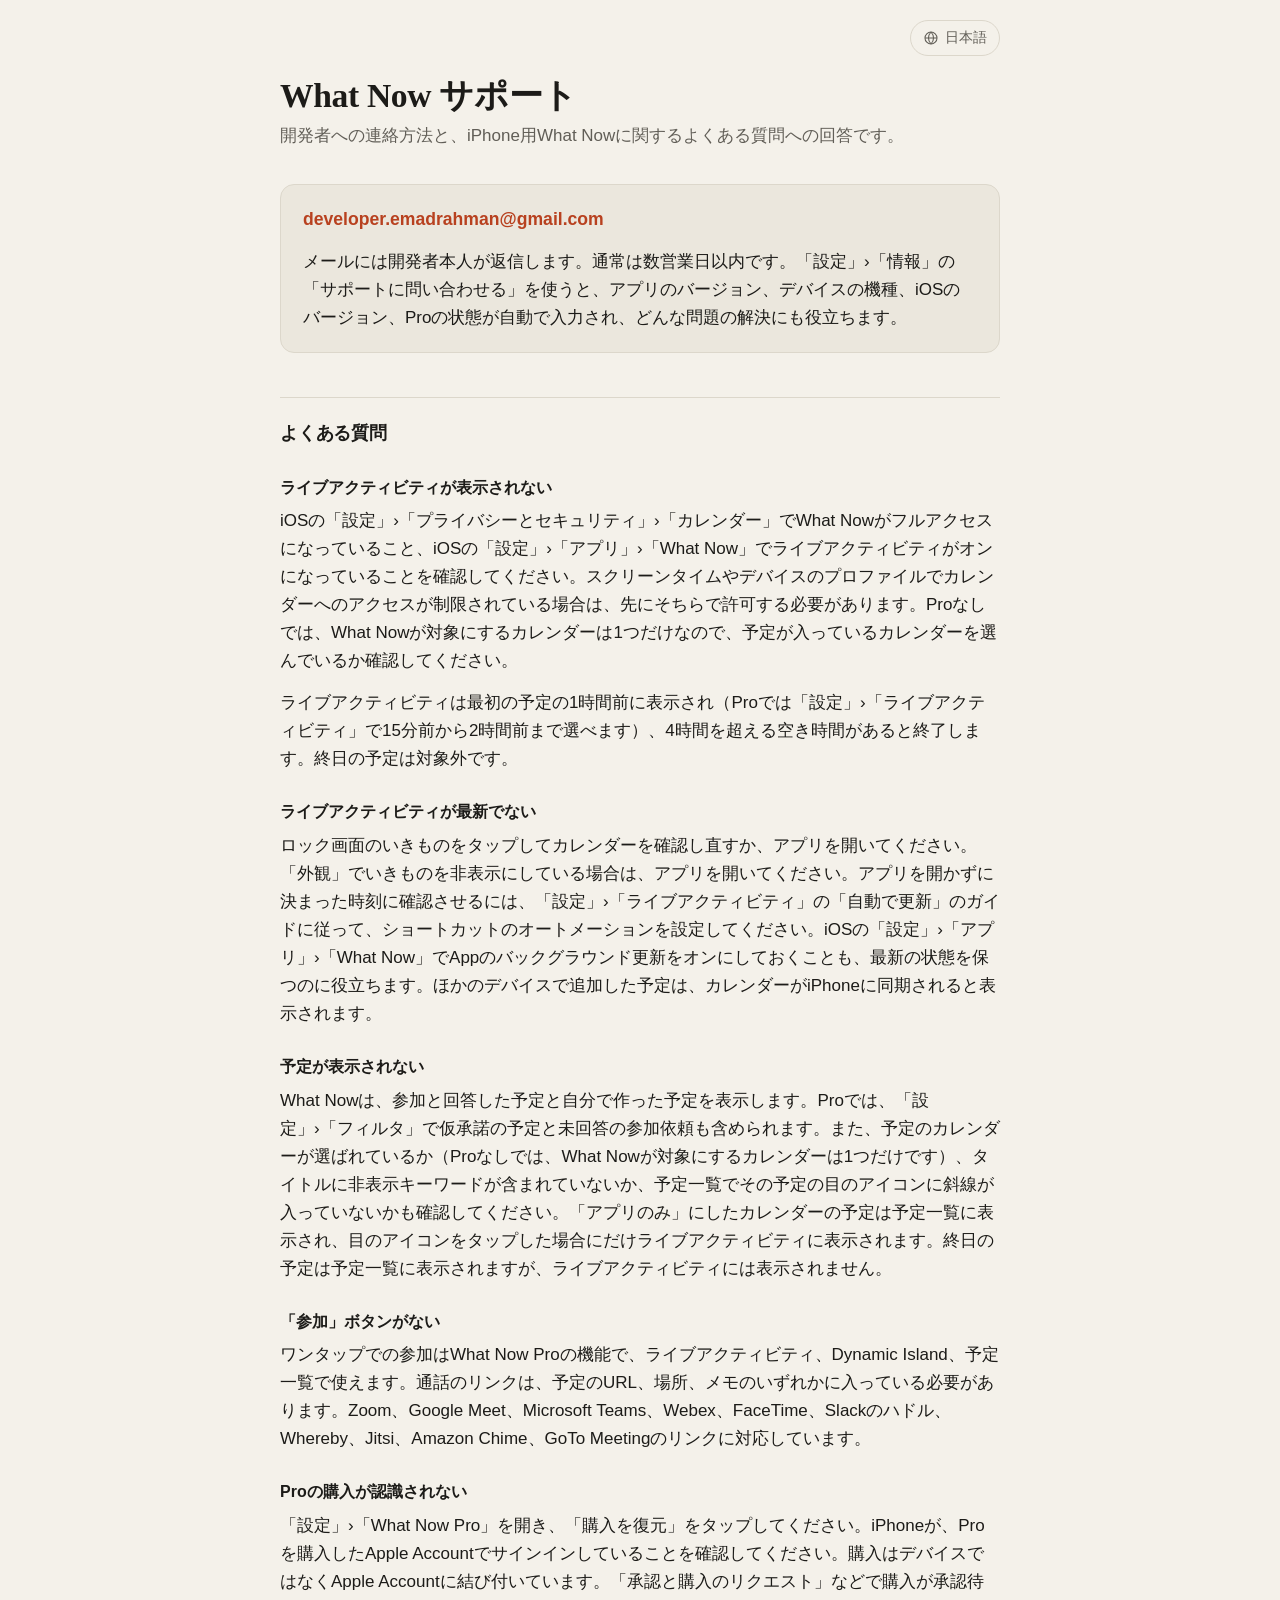
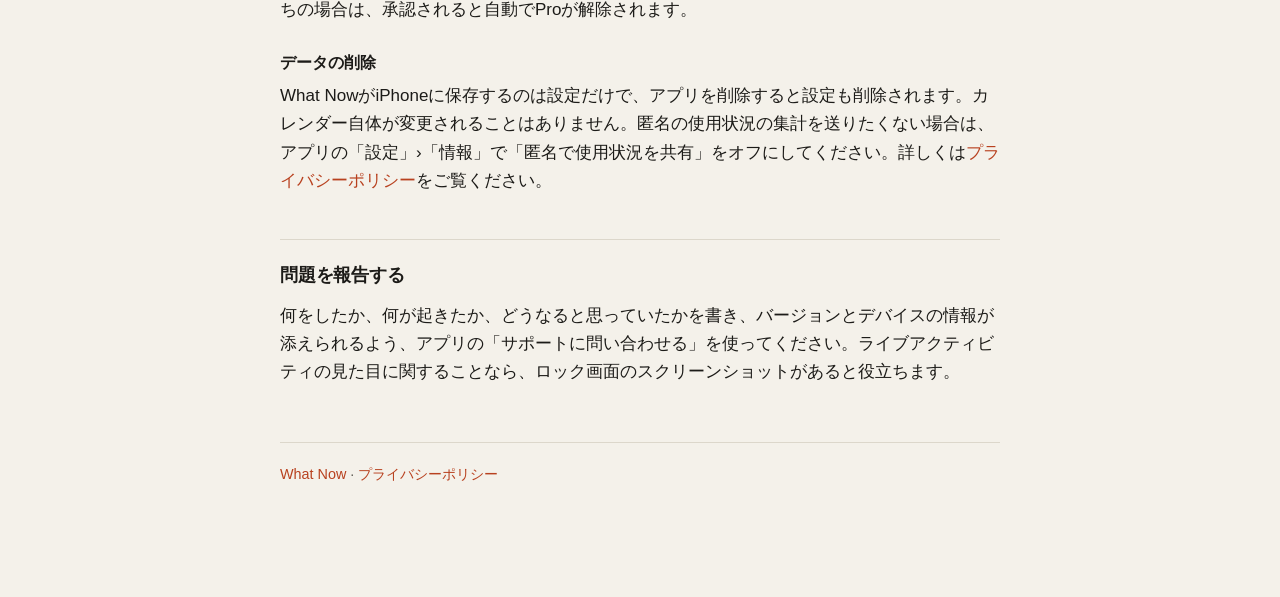
<file: ja/support.html>
<!doctype html>
<html lang="ja">
<head>
<meta charset="utf-8">
<meta name="viewport" content="width=device-width, initial-scale=1">
<title>サポート — What Now</title>
<link rel="stylesheet" href="../style.css">
<link rel="alternate" hreflang="en" href="https://emadrahman.github.io/whatnow-site/support.html">
<link rel="alternate" hreflang="de" href="https://emadrahman.github.io/whatnow-site/de/support.html">
<link rel="alternate" hreflang="ja" href="https://emadrahman.github.io/whatnow-site/ja/support.html">
<link rel="alternate" hreflang="x-default" href="https://emadrahman.github.io/whatnow-site/support.html">
<script src="../lang.js"></script>
</head>
<body>
<main>

<div class="topbar">
  <details class="lang">
    <summary aria-label="言語: 日本語"><svg viewBox="0 0 24 24" fill="none" stroke="currentColor" stroke-width="1.6" aria-hidden="true"><circle cx="12" cy="12" r="9"/><path d="M3 12h18M12 3c2.5 2.6 3.8 5.6 3.8 9s-1.3 6.4-3.8 9M12 3c-2.5 2.6-3.8 5.6-3.8 9s1.3 6.4 3.8 9"/></svg><span>日本語</span></summary>
    <ul>
      <li><a href="../support.html" hreflang="en" lang="en" data-lang="en">English</a></li>
      <li><a href="../de/support.html" hreflang="de" lang="de" data-lang="de">Deutsch</a></li>
      <li><a href="../ja/support.html" hreflang="ja" lang="ja" data-lang="ja" aria-current="page">日本語</a></li>
    </ul>
  </details>
</div>

<h1>What Now サポート</h1>
<p class="lede">開発者への連絡方法と、iPhone用What Nowに関するよくある質問への回答です。</p>

<div class="box">
  <p class="email"><a href="mailto:developer.emadrahman@gmail.com">developer.emadrahman@gmail.com</a></p>
  <p>メールには開発者本人が返信します。通常は数営業日以内です。「設定」›「情報」の「サポートに問い合わせる」を使うと、アプリのバージョン、デバイスの機種、iOSのバージョン、Proの状態が自動で入力され、どんな問題の解決にも役立ちます。</p>
</div>

<h2>よくある質問</h2>

<h3>ライブアクティビティが表示されない</h3>
<p>iOSの「設定」›「プライバシーとセキュリティ」›「カレンダー」でWhat Nowがフルアクセスになっていること、iOSの「設定」›「アプリ」›「What Now」でライブアクティビティがオンになっていることを確認してください。スクリーンタイムやデバイスのプロファイルでカレンダーへのアクセスが制限されている場合は、先にそちらで許可する必要があります。Proなしでは、What Nowが対象にするカレンダーは1つだけなので、予定が入っているカレンダーを選んでいるか確認してください。</p>
<p>ライブアクティビティは最初の予定の1時間前に表示され（Proでは「設定」›「ライブアクティビティ」で15分前から2時間前まで選べます）、4時間を超える空き時間があると終了します。終日の予定は対象外です。</p>

<h3>ライブアクティビティが最新でない</h3>
<p>ロック画面のいきものをタップしてカレンダーを確認し直すか、アプリを開いてください。「外観」でいきものを非表示にしている場合は、アプリを開いてください。アプリを開かずに決まった時刻に確認させるには、「設定」›「ライブアクティビティ」の「自動で更新」のガイドに従って、ショートカットのオートメーションを設定してください。iOSの「設定」›「アプリ」›「What Now」でAppのバックグラウンド更新をオンにしておくことも、最新の状態を保つのに役立ちます。ほかのデバイスで追加した予定は、カレンダーがiPhoneに同期されると表示されます。</p>

<h3>予定が表示されない</h3>
<p>What Nowは、参加と回答した予定と自分で作った予定を表示します。Proでは、「設定」›「フィルタ」で仮承諾の予定と未回答の参加依頼も含められます。また、予定のカレンダーが選ばれているか（Proなしでは、What Nowが対象にするカレンダーは1つだけです）、タイトルに非表示キーワードが含まれていないか、予定一覧でその予定の目のアイコンに斜線が入っていないかも確認してください。「アプリのみ」にしたカレンダーの予定は予定一覧に表示され、目のアイコンをタップした場合にだけライブアクティビティに表示されます。終日の予定は予定一覧に表示されますが、ライブアクティビティには表示されません。</p>

<h3>「参加」ボタンがない</h3>
<p>ワンタップでの参加はWhat Now Proの機能で、ライブアクティビティ、Dynamic Island、予定一覧で使えます。通話のリンクは、予定のURL、場所、メモのいずれかに入っている必要があります。Zoom、Google Meet、Microsoft Teams、Webex、FaceTime、Slackのハドル、Whereby、Jitsi、Amazon Chime、GoTo Meetingのリンクに対応しています。</p>

<h3>Proの購入が認識されない</h3>
<p>「設定」›「What Now Pro」を開き、「購入を復元」をタップしてください。iPhoneが、Proを購入したApple Accountでサインインしていることを確認してください。購入はデバイスではなくApple Accountに結び付いています。「承認と購入のリクエスト」などで購入が承認待ちの場合は、承認されると自動でProが解除されます。</p>

<h3>データの削除</h3>
<p>What NowがiPhoneに保存するのは設定だけで、アプリを削除すると設定も削除されます。カレンダー自体が変更されることはありません。匿名の使用状況の集計を送りたくない場合は、アプリの「設定」›「情報」で「匿名で使用状況を共有」をオフにしてください。詳しくは<a href="./privacy.html">プライバシーポリシー</a>をご覧ください。</p>

<h2>問題を報告する</h2>
<p>何をしたか、何が起きたか、どうなると思っていたかを書き、バージョンとデバイスの情報が添えられるよう、アプリの「サポートに問い合わせる」を使ってください。ライブアクティビティの見た目に関することなら、ロック画面のスクリーンショットがあると役立ちます。</p>

<footer>
  <p><a href="./index.html">What Now</a> · <a href="./privacy.html">プライバシーポリシー</a></p>
</footer>

</main>
</body>
</html>
</file>
<file: style.css>
:root {
  --bg: #f4f1ea;
  --surface: #ebe7dd;
  --border: #dcd7cb;
  --text: #1c1b18;
  --muted: #615e57;
  --accent: #b8411f;
}
@media (prefers-color-scheme: dark) {
  :root {
    --bg: #0c0c0d;
    --surface: #18181a;
    --border: #2c2c30;
    --text: #f2efe8;
    --muted: #a19d95;
    --accent: #ff7052;
  }
}
* { box-sizing: border-box; }
body {
  margin: 0;
  padding: 48px 20px 96px;
  background: var(--bg);
  color: var(--text);
  font: 17px/1.65 -apple-system, BlinkMacSystemFont, "Segoe UI", Roboto, Helvetica, Arial, sans-serif;
  -webkit-text-size-adjust: 100%;
}
main { max-width: 720px; margin: 0 auto; }
h1 {
  font-family: "New York", ui-serif, Georgia, serif;
  font-size: 2.1rem;
  line-height: 1.2;
  margin: 0 0 6px;
  letter-spacing: -0.01em;
}
h2 {
  font-size: 1.15rem;
  margin: 44px 0 12px;
  letter-spacing: -0.01em;
  padding-top: 20px;
  border-top: 1px solid var(--border);
}
h3 { font-size: 1rem; margin: 26px 0 6px; }
p, li { margin: 0 0 14px; }
ul { padding-left: 22px; }
a { color: var(--accent); text-decoration: none; }
a:hover { text-decoration: underline; }
a:focus-visible { outline: 2px solid var(--accent); outline-offset: 2px; }
.lede, .updated { color: var(--muted); margin-bottom: 34px; }
.box {
  background: var(--surface);
  border: 1px solid var(--border);
  border-radius: 14px;
  padding: 20px 22px 6px;
  margin: 8px 0;
}
.box strong { display: block; margin-bottom: 10px; }
.email { font-size: 1.1rem; font-weight: 600; }
nav a { display: inline-block; margin-right: 20px; }
footer {
  margin-top: 56px;
  padding-top: 20px;
  border-top: 1px solid var(--border);
  color: var(--muted);
  font-size: 0.9rem;
}
.home { padding-top: 96px; }
.home main { max-width: 560px; }
.home h1 { font-size: 2.5rem; }
.home p { color: var(--muted); margin-bottom: 32px; }
.notice {
  color: var(--muted);
  font-size: 0.92rem;
  border-left: 3px solid var(--accent);
  padding: 2px 0 2px 12px;
  margin: -12px 0 28px;
}
.topbar { display: flex; justify-content: flex-end; margin: -28px 0 20px; }
.home .topbar { margin-top: -76px; margin-bottom: 56px; }
.lang { position: relative; }
.lang summary {
  list-style: none;
  cursor: pointer;
  display: inline-flex;
  align-items: center;
  gap: 6px;
  padding: 5px 12px;
  border: 1px solid var(--border);
  border-radius: 999px;
  color: var(--muted);
  font-size: 0.9rem;
}
.lang summary::-webkit-details-marker { display: none; }
.lang summary:focus-visible { outline: 2px solid var(--accent); outline-offset: 2px; }
.lang svg { width: 16px; height: 16px; flex: none; }
.lang ul {
  position: absolute;
  right: 0;
  top: calc(100% + 6px);
  z-index: 10;
  min-width: 160px;
  margin: 0;
  padding: 6px;
  list-style: none;
  background: var(--bg);
  border: 1px solid var(--border);
  border-radius: 12px;
  box-shadow: 0 10px 30px rgba(0, 0, 0, 0.14);
}
.lang li { margin: 0; }
.lang ul a { display: block; padding: 8px 12px; border-radius: 8px; color: var(--text); }
.lang ul a:hover { background: var(--surface); text-decoration: none; }
.lang ul a[aria-current] { color: var(--accent); font-weight: 600; }
</file>
